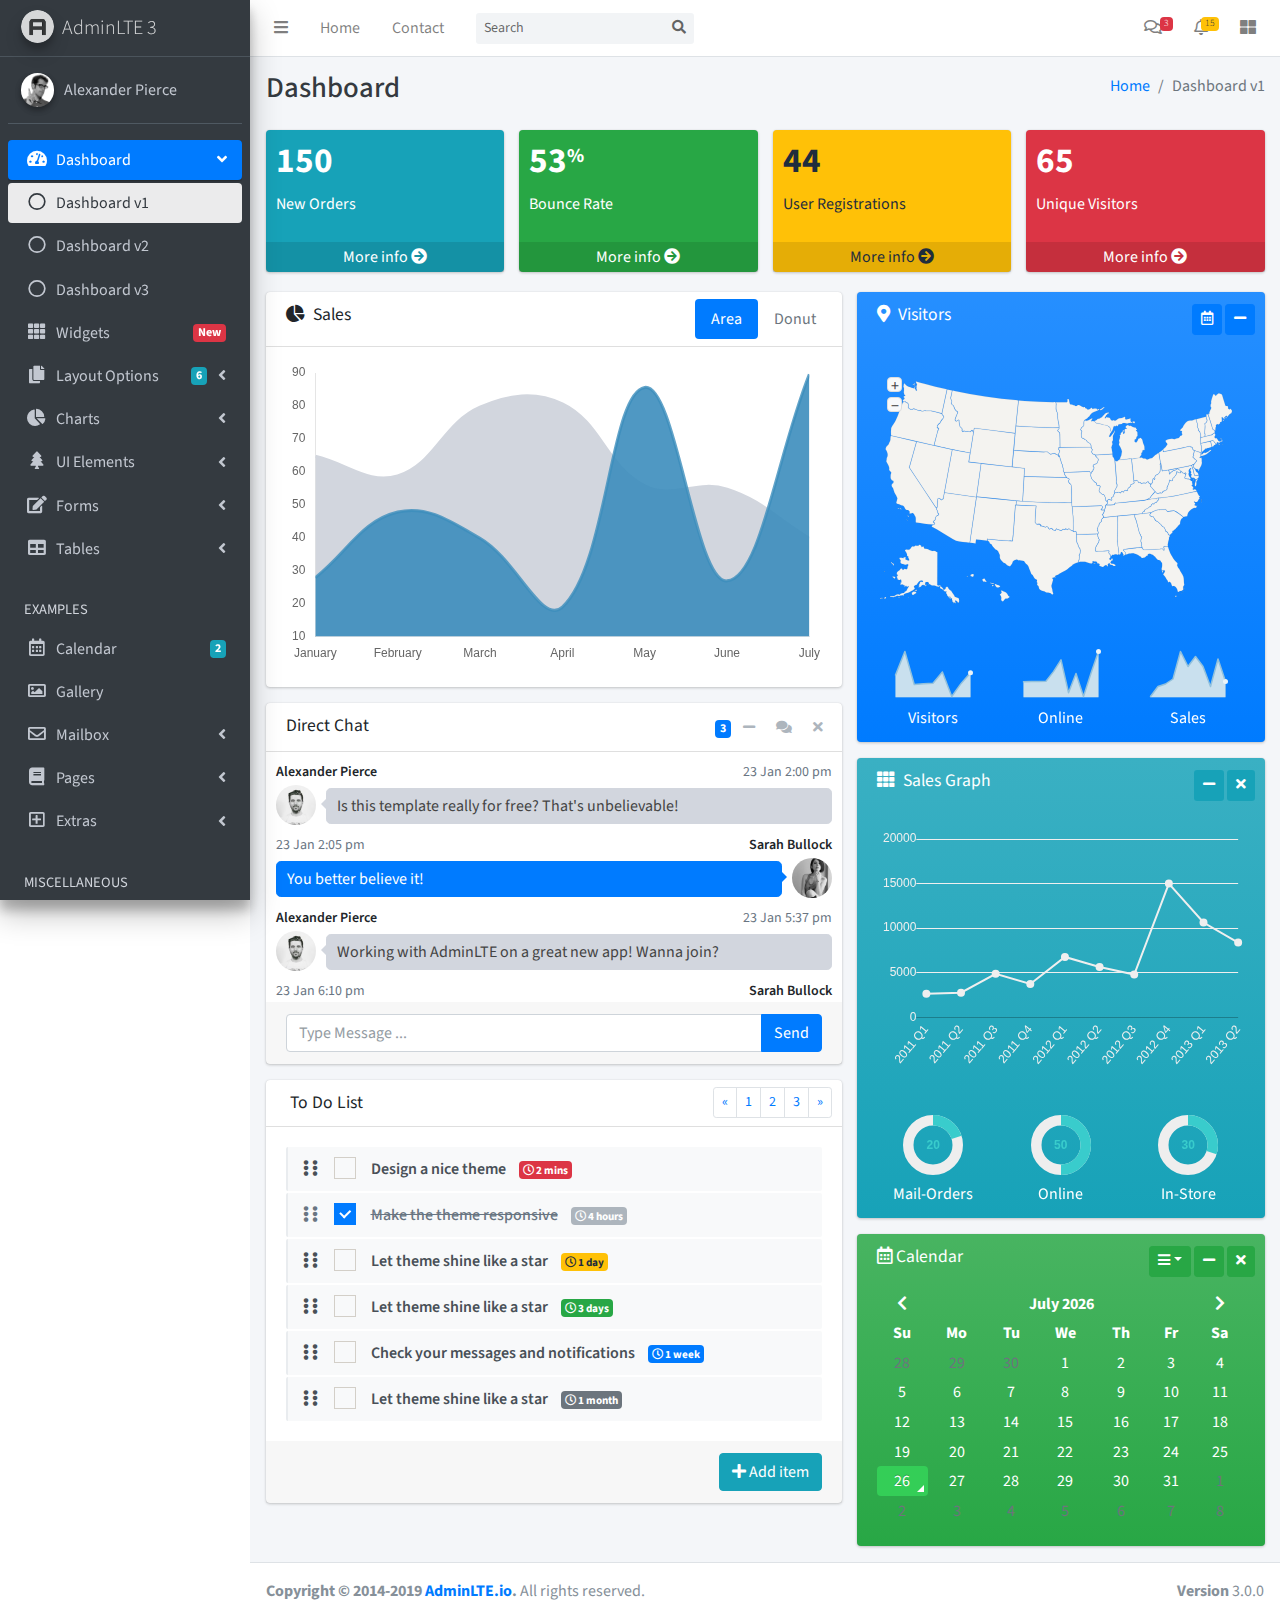
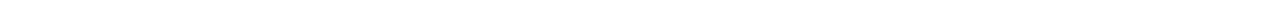
<file: assets/sb admin/index.html>
<!DOCTYPE html>
<html>
<head>
  <meta charset="utf-8">
  <meta http-equiv="X-UA-Compatible" content="IE=edge">
  <title>AdminLTE 3 | Dashboard</title>
  <!-- Tell the browser to be responsive to screen width -->
  <meta name="viewport" content="width=device-width, initial-scale=1">
  <!-- Font Awesome -->
  <link rel="stylesheet" href="plugins/fontawesome-free/css/all.min.css">
  <!-- Ionicons -->
  <link rel="stylesheet" href="https://code.ionicframework.com/ionicons/2.0.1/css/ionicons.min.css">
  <!-- Tempusdominus Bbootstrap 4 -->
  <link rel="stylesheet" href="plugins/tempusdominus-bootstrap-4/css/tempusdominus-bootstrap-4.min.css">
  <!-- iCheck -->
  <link rel="stylesheet" href="plugins/icheck-bootstrap/icheck-bootstrap.min.css">
  <!-- JQVMap -->
  <link rel="stylesheet" href="plugins/jqvmap/jqvmap.min.css">
  <!-- Theme style -->
  <link rel="stylesheet" href="dist/css/adminlte.min.css">
  <!-- overlayScrollbars -->
  <link rel="stylesheet" href="plugins/overlayScrollbars/css/OverlayScrollbars.min.css">
  <!-- Daterange picker -->
  <link rel="stylesheet" href="plugins/daterangepicker/daterangepicker.css">
  <!-- summernote -->
  <link rel="stylesheet" href="plugins/summernote/summernote-bs4.css">
  <!-- Google Font: Source Sans Pro -->
  <link href="https://fonts.googleapis.com/css?family=Source+Sans+Pro:300,400,400i,700" rel="stylesheet">
</head>
<body class="hold-transition sidebar-mini layout-fixed">
<div class="wrapper">

  <!-- Navbar -->
  <nav class="main-header navbar navbar-expand navbar-white navbar-light">
    <!-- Left navbar links -->
    <ul class="navbar-nav">
      <li class="nav-item">
        <a class="nav-link" data-widget="pushmenu" href="#"><i class="fas fa-bars"></i></a>
      </li>
      <li class="nav-item d-none d-sm-inline-block">
        <a href="index3.html" class="nav-link">Home</a>
      </li>
      <li class="nav-item d-none d-sm-inline-block">
        <a href="#" class="nav-link">Contact</a>
      </li>
    </ul>

    <!-- SEARCH FORM -->
    <form class="form-inline ml-3">
      <div class="input-group input-group-sm">
        <input class="form-control form-control-navbar" type="search" placeholder="Search" aria-label="Search">
        <div class="input-group-append">
          <button class="btn btn-navbar" type="submit">
            <i class="fas fa-search"></i>
          </button>
        </div>
      </div>
    </form>

    <!-- Right navbar links -->
    <ul class="navbar-nav ml-auto">
      <!-- Messages Dropdown Menu -->
      <li class="nav-item dropdown">
        <a class="nav-link" data-toggle="dropdown" href="#">
          <i class="far fa-comments"></i>
          <span class="badge badge-danger navbar-badge">3</span>
        </a>
        <div class="dropdown-menu dropdown-menu-lg dropdown-menu-right">
          <a href="#" class="dropdown-item">
            <!-- Message Start -->
            <div class="media">
              <img src="dist/img/user1-128x128.jpg" alt="User Avatar" class="img-size-50 mr-3 img-circle">
              <div class="media-body">
                <h3 class="dropdown-item-title">
                  Brad Diesel
                  <span class="float-right text-sm text-danger"><i class="fas fa-star"></i></span>
                </h3>
                <p class="text-sm">Call me whenever you can...</p>
                <p class="text-sm text-muted"><i class="far fa-clock mr-1"></i> 4 Hours Ago</p>
              </div>
            </div>
            <!-- Message End -->
          </a>
          <div class="dropdown-divider"></div>
          <a href="#" class="dropdown-item">
            <!-- Message Start -->
            <div class="media">
              <img src="dist/img/user8-128x128.jpg" alt="User Avatar" class="img-size-50 img-circle mr-3">
              <div class="media-body">
                <h3 class="dropdown-item-title">
                  John Pierce
                  <span class="float-right text-sm text-muted"><i class="fas fa-star"></i></span>
                </h3>
                <p class="text-sm">I got your message bro</p>
                <p class="text-sm text-muted"><i class="far fa-clock mr-1"></i> 4 Hours Ago</p>
              </div>
            </div>
            <!-- Message End -->
          </a>
          <div class="dropdown-divider"></div>
          <a href="#" class="dropdown-item">
            <!-- Message Start -->
            <div class="media">
              <img src="dist/img/user3-128x128.jpg" alt="User Avatar" class="img-size-50 img-circle mr-3">
              <div class="media-body">
                <h3 class="dropdown-item-title">
                  Nora Silvester
                  <span class="float-right text-sm text-warning"><i class="fas fa-star"></i></span>
                </h3>
                <p class="text-sm">The subject goes here</p>
                <p class="text-sm text-muted"><i class="far fa-clock mr-1"></i> 4 Hours Ago</p>
              </div>
            </div>
            <!-- Message End -->
          </a>
          <div class="dropdown-divider"></div>
          <a href="#" class="dropdown-item dropdown-footer">See All Messages</a>
        </div>
      </li>
      <!-- Notifications Dropdown Menu -->
      <li class="nav-item dropdown">
        <a class="nav-link" data-toggle="dropdown" href="#">
          <i class="far fa-bell"></i>
          <span class="badge badge-warning navbar-badge">15</span>
        </a>
        <div class="dropdown-menu dropdown-menu-lg dropdown-menu-right">
          <span class="dropdown-item dropdown-header">15 Notifications</span>
          <div class="dropdown-divider"></div>
          <a href="#" class="dropdown-item">
            <i class="fas fa-envelope mr-2"></i> 4 new messages
            <span class="float-right text-muted text-sm">3 mins</span>
          </a>
          <div class="dropdown-divider"></div>
          <a href="#" class="dropdown-item">
            <i class="fas fa-users mr-2"></i> 8 friend requests
            <span class="float-right text-muted text-sm">12 hours</span>
          </a>
          <div class="dropdown-divider"></div>
          <a href="#" class="dropdown-item">
            <i class="fas fa-file mr-2"></i> 3 new reports
            <span class="float-right text-muted text-sm">2 days</span>
          </a>
          <div class="dropdown-divider"></div>
          <a href="#" class="dropdown-item dropdown-footer">See All Notifications</a>
        </div>
      </li>
      <li class="nav-item">
        <a class="nav-link" data-widget="control-sidebar" data-slide="true" href="#">
          <i class="fas fa-th-large"></i>
        </a>
      </li>
    </ul>
  </nav>
  <!-- /.navbar -->

  <!-- Main Sidebar Container -->
  <aside class="main-sidebar sidebar-dark-primary elevation-4">
    <!-- Brand Logo -->
    <a href="index3.html" class="brand-link">
      <img src="dist/img/AdminLTELogo.png" alt="AdminLTE Logo" class="brand-image img-circle elevation-3"
           style="opacity: .8">
      <span class="brand-text font-weight-light">AdminLTE 3</span>
    </a>

    <!-- Sidebar -->
    <div class="sidebar">
      <!-- Sidebar user panel (optional) -->
      <div class="user-panel mt-3 pb-3 mb-3 d-flex">
        <div class="image">
          <img src="dist/img/user2-160x160.jpg" class="img-circle elevation-2" alt="User Image">
        </div>
        <div class="info">
          <a href="#" class="d-block">Alexander Pierce</a>
        </div>
      </div>

      <!-- Sidebar Menu -->
      <nav class="mt-2">
        <ul class="nav nav-pills nav-sidebar flex-column" data-widget="treeview" role="menu" data-accordion="false">
          <!-- Add icons to the links using the .nav-icon class
               with font-awesome or any other icon font library -->
          <li class="nav-item has-treeview menu-open">
            <a href="#" class="nav-link active">
              <i class="nav-icon fas fa-tachometer-alt"></i>
              <p>
                Dashboard
                <i class="right fas fa-angle-left"></i>
              </p>
            </a>
            <ul class="nav nav-treeview">
              <li class="nav-item">
                <a href="./index.html" class="nav-link active">
                  <i class="far fa-circle nav-icon"></i>
                  <p>Dashboard v1</p>
                </a>
              </li>
              <li class="nav-item">
                <a href="./index2.html" class="nav-link">
                  <i class="far fa-circle nav-icon"></i>
                  <p>Dashboard v2</p>
                </a>
              </li>
              <li class="nav-item">
                <a href="./index3.html" class="nav-link">
                  <i class="far fa-circle nav-icon"></i>
                  <p>Dashboard v3</p>
                </a>
              </li>
            </ul>
          </li>
          <li class="nav-item">
            <a href="pages/widgets.html" class="nav-link">
              <i class="nav-icon fas fa-th"></i>
              <p>
                Widgets
                <span class="right badge badge-danger">New</span>
              </p>
            </a>
          </li>
          <li class="nav-item has-treeview">
            <a href="#" class="nav-link">
              <i class="nav-icon fas fa-copy"></i>
              <p>
                Layout Options
                <i class="fas fa-angle-left right"></i>
                <span class="badge badge-info right">6</span>
              </p>
            </a>
            <ul class="nav nav-treeview">
              <li class="nav-item">
                <a href="pages/layout/top-nav.html" class="nav-link">
                  <i class="far fa-circle nav-icon"></i>
                  <p>Top Navigation</p>
                </a>
              </li>
              <li class="nav-item">
                <a href="pages/layout/boxed.html" class="nav-link">
                  <i class="far fa-circle nav-icon"></i>
                  <p>Boxed</p>
                </a>
              </li>
              <li class="nav-item">
                <a href="pages/layout/fixed-sidebar.html" class="nav-link">
                  <i class="far fa-circle nav-icon"></i>
                  <p>Fixed Sidebar</p>
                </a>
              </li>
              <li class="nav-item">
                <a href="pages/layout/fixed-topnav.html" class="nav-link">
                  <i class="far fa-circle nav-icon"></i>
                  <p>Fixed Navbar</p>
                </a>
              </li>
              <li class="nav-item">
                <a href="pages/layout/fixed-footer.html" class="nav-link">
                  <i class="far fa-circle nav-icon"></i>
                  <p>Fixed Footer</p>
                </a>
              </li>
              <li class="nav-item">
                <a href="pages/layout/collapsed-sidebar.html" class="nav-link">
                  <i class="far fa-circle nav-icon"></i>
                  <p>Collapsed Sidebar</p>
                </a>
              </li>
            </ul>
          </li>
          <li class="nav-item has-treeview">
            <a href="#" class="nav-link">
              <i class="nav-icon fas fa-chart-pie"></i>
              <p>
                Charts
                <i class="right fas fa-angle-left"></i>
              </p>
            </a>
            <ul class="nav nav-treeview">
              <li class="nav-item">
                <a href="pages/charts/chartjs.html" class="nav-link">
                  <i class="far fa-circle nav-icon"></i>
                  <p>ChartJS</p>
                </a>
              </li>
              <li class="nav-item">
                <a href="pages/charts/flot.html" class="nav-link">
                  <i class="far fa-circle nav-icon"></i>
                  <p>Flot</p>
                </a>
              </li>
              <li class="nav-item">
                <a href="pages/charts/inline.html" class="nav-link">
                  <i class="far fa-circle nav-icon"></i>
                  <p>Inline</p>
                </a>
              </li>
            </ul>
          </li>
          <li class="nav-item has-treeview">
            <a href="#" class="nav-link">
              <i class="nav-icon fas fa-tree"></i>
              <p>
                UI Elements
                <i class="fas fa-angle-left right"></i>
              </p>
            </a>
            <ul class="nav nav-treeview">
              <li class="nav-item">
                <a href="pages/UI/general.html" class="nav-link">
                  <i class="far fa-circle nav-icon"></i>
                  <p>General</p>
                </a>
              </li>
              <li class="nav-item">
                <a href="pages/UI/icons.html" class="nav-link">
                  <i class="far fa-circle nav-icon"></i>
                  <p>Icons</p>
                </a>
              </li>
              <li class="nav-item">
                <a href="pages/UI/buttons.html" class="nav-link">
                  <i class="far fa-circle nav-icon"></i>
                  <p>Buttons</p>
                </a>
              </li>
              <li class="nav-item">
                <a href="pages/UI/sliders.html" class="nav-link">
                  <i class="far fa-circle nav-icon"></i>
                  <p>Sliders</p>
                </a>
              </li>
              <li class="nav-item">
                <a href="pages/UI/modals.html" class="nav-link">
                  <i class="far fa-circle nav-icon"></i>
                  <p>Modals & Alerts</p>
                </a>
              </li>
              <li class="nav-item">
                <a href="pages/UI/navbar.html" class="nav-link">
                  <i class="far fa-circle nav-icon"></i>
                  <p>Navbar & Tabs</p>
                </a>
              </li>
              <li class="nav-item">
                <a href="pages/UI/timeline.html" class="nav-link">
                  <i class="far fa-circle nav-icon"></i>
                  <p>Timeline</p>
                </a>
              </li>
              <li class="nav-item">
                <a href="pages/UI/ribbons.html" class="nav-link">
                  <i class="far fa-circle nav-icon"></i>
                  <p>Ribbons</p>
                </a>
              </li>
            </ul>
          </li>
          <li class="nav-item has-treeview">
            <a href="#" class="nav-link">
              <i class="nav-icon fas fa-edit"></i>
              <p>
                Forms
                <i class="fas fa-angle-left right"></i>
              </p>
            </a>
            <ul class="nav nav-treeview">
              <li class="nav-item">
                <a href="pages/forms/general.html" class="nav-link">
                  <i class="far fa-circle nav-icon"></i>
                  <p>General Elements</p>
                </a>
              </li>
              <li class="nav-item">
                <a href="pages/forms/advanced.html" class="nav-link">
                  <i class="far fa-circle nav-icon"></i>
                  <p>Advanced Elements</p>
                </a>
              </li>
              <li class="nav-item">
                <a href="pages/forms/editors.html" class="nav-link">
                  <i class="far fa-circle nav-icon"></i>
                  <p>Editors</p>
                </a>
              </li>
            </ul>
          </li>
          <li class="nav-item has-treeview">
            <a href="#" class="nav-link">
              <i class="nav-icon fas fa-table"></i>
              <p>
                Tables
                <i class="fas fa-angle-left right"></i>
              </p>
            </a>
            <ul class="nav nav-treeview">
              <li class="nav-item">
                <a href="pages/tables/simple.html" class="nav-link">
                  <i class="far fa-circle nav-icon"></i>
                  <p>Simple Tables</p>
                </a>
              </li>
              <li class="nav-item">
                <a href="pages/tables/data.html" class="nav-link">
                  <i class="far fa-circle nav-icon"></i>
                  <p>DataTables</p>
                </a>
              </li>
              <li class="nav-item">
                <a href="pages/tables/jsgrid.html" class="nav-link">
                  <i class="far fa-circle nav-icon"></i>
                  <p>jsGrid</p>
                </a>
              </li>
            </ul>
          </li>
          <li class="nav-header">EXAMPLES</li>
          <li class="nav-item">
            <a href="pages/calendar.html" class="nav-link">
              <i class="nav-icon far fa-calendar-alt"></i>
              <p>
                Calendar
                <span class="badge badge-info right">2</span>
              </p>
            </a>
          </li>
          <li class="nav-item">
            <a href="pages/gallery.html" class="nav-link">
              <i class="nav-icon far fa-image"></i>
              <p>
                Gallery
              </p>
            </a>
          </li>
          <li class="nav-item has-treeview">
            <a href="#" class="nav-link">
              <i class="nav-icon far fa-envelope"></i>
              <p>
                Mailbox
                <i class="fas fa-angle-left right"></i>
              </p>
            </a>
            <ul class="nav nav-treeview">
              <li class="nav-item">
                <a href="pages/mailbox/mailbox.html" class="nav-link">
                  <i class="far fa-circle nav-icon"></i>
                  <p>Inbox</p>
                </a>
              </li>
              <li class="nav-item">
                <a href="pages/mailbox/compose.html" class="nav-link">
                  <i class="far fa-circle nav-icon"></i>
                  <p>Compose</p>
                </a>
              </li>
              <li class="nav-item">
                <a href="pages/mailbox/read-mail.html" class="nav-link">
                  <i class="far fa-circle nav-icon"></i>
                  <p>Read</p>
                </a>
              </li>
            </ul>
          </li>
          <li class="nav-item has-treeview">
            <a href="#" class="nav-link">
              <i class="nav-icon fas fa-book"></i>
              <p>
                Pages
                <i class="fas fa-angle-left right"></i>
              </p>
            </a>
            <ul class="nav nav-treeview">
              <li class="nav-item">
                <a href="pages/examples/invoice.html" class="nav-link">
                  <i class="far fa-circle nav-icon"></i>
                  <p>Invoice</p>
                </a>
              </li>
              <li class="nav-item">
                <a href="pages/examples/profile.html" class="nav-link">
                  <i class="far fa-circle nav-icon"></i>
                  <p>Profile</p>
                </a>
              </li>
              <li class="nav-item">
                <a href="pages/examples/e_commerce.html" class="nav-link">
                  <i class="far fa-circle nav-icon"></i>
                  <p>E-commerce</p>
                </a>
              </li>
              <li class="nav-item">
                <a href="pages/examples/projects.html" class="nav-link">
                  <i class="far fa-circle nav-icon"></i>
                  <p>Projects</p>
                </a>
              </li>
              <li class="nav-item">
                <a href="pages/examples/project_add.html" class="nav-link">
                  <i class="far fa-circle nav-icon"></i>
                  <p>Project Add</p>
                </a>
              </li>
              <li class="nav-item">
                <a href="pages/examples/project_edit.html" class="nav-link">
                  <i class="far fa-circle nav-icon"></i>
                  <p>Project Edit</p>
                </a>
              </li>
              <li class="nav-item">
                <a href="pages/examples/project_detail.html" class="nav-link">
                  <i class="far fa-circle nav-icon"></i>
                  <p>Project Detail</p>
                </a>
              </li>
              <li class="nav-item">
                <a href="pages/examples/contacts.html" class="nav-link">
                  <i class="far fa-circle nav-icon"></i>
                  <p>Contacts</p>
                </a>
              </li>
            </ul>
          </li>
          <li class="nav-item has-treeview">
            <a href="#" class="nav-link">
              <i class="nav-icon far fa-plus-square"></i>
              <p>
                Extras
                <i class="fas fa-angle-left right"></i>
              </p>
            </a>
            <ul class="nav nav-treeview">
              <li class="nav-item">
                <a href="pages/examples/login.html" class="nav-link">
                  <i class="far fa-circle nav-icon"></i>
                  <p>Login</p>
                </a>
              </li>
              <li class="nav-item">
                <a href="pages/examples/register.html" class="nav-link">
                  <i class="far fa-circle nav-icon"></i>
                  <p>Register</p>
                </a>
              </li>
              <li class="nav-item">
                <a href="pages/examples/forgot-password.html" class="nav-link">
                  <i class="far fa-circle nav-icon"></i>
                  <p>Forgot Password</p>
                </a>
              </li>
              <li class="nav-item">
                <a href="pages/examples/recover-password.html" class="nav-link">
                  <i class="far fa-circle nav-icon"></i>
                  <p>Recover Password</p>
                </a>
              </li>
              <li class="nav-item">
                <a href="pages/examples/lockscreen.html" class="nav-link">
                  <i class="far fa-circle nav-icon"></i>
                  <p>Lockscreen</p>
                </a>
              </li>
              <li class="nav-item">
                <a href="pages/examples/legacy-user-menu.html" class="nav-link">
                  <i class="far fa-circle nav-icon"></i>
                  <p>Legacy User Menu</p>
                </a>
              </li>
              <li class="nav-item">
                <a href="pages/examples/language-menu.html" class="nav-link">
                  <i class="far fa-circle nav-icon"></i>
                  <p>Language Menu</p>
                </a>
              </li>
              <li class="nav-item">
                <a href="pages/examples/404.html" class="nav-link">
                  <i class="far fa-circle nav-icon"></i>
                  <p>Error 404</p>
                </a>
              </li>
              <li class="nav-item">
                <a href="pages/examples/500.html" class="nav-link">
                  <i class="far fa-circle nav-icon"></i>
                  <p>Error 500</p>
                </a>
              </li>
              <li class="nav-item">
                <a href="pages/examples/pace.html" class="nav-link">
                  <i class="far fa-circle nav-icon"></i>
                  <p>Pace</p>
                </a>
              </li>
              <li class="nav-item">
                <a href="pages/examples/blank.html" class="nav-link">
                  <i class="far fa-circle nav-icon"></i>
                  <p>Blank Page</p>
                </a>
              </li>
              <li class="nav-item">
                <a href="starter.html" class="nav-link">
                  <i class="far fa-circle nav-icon"></i>
                  <p>Starter Page</p>
                </a>
              </li>
            </ul>
          </li>
          <li class="nav-header">MISCELLANEOUS</li>
          <li class="nav-item">
            <a href="https://adminlte.io/docs/3.0" class="nav-link">
              <i class="nav-icon fas fa-file"></i>
              <p>Documentation</p>
            </a>
          </li>
          <li class="nav-header">MULTI LEVEL EXAMPLE</li>
          <li class="nav-item">
            <a href="#" class="nav-link">
              <i class="fas fa-circle nav-icon"></i>
              <p>Level 1</p>
            </a>
          </li>
          <li class="nav-item has-treeview">
            <a href="#" class="nav-link">
              <i class="nav-icon fas fa-circle"></i>
              <p>
                Level 1
                <i class="right fas fa-angle-left"></i>
              </p>
            </a>
            <ul class="nav nav-treeview">
              <li class="nav-item">
                <a href="#" class="nav-link">
                  <i class="far fa-circle nav-icon"></i>
                  <p>Level 2</p>
                </a>
              </li>
              <li class="nav-item has-treeview">
                <a href="#" class="nav-link">
                  <i class="far fa-circle nav-icon"></i>
                  <p>
                    Level 2
                    <i class="right fas fa-angle-left"></i>
                  </p>
                </a>
                <ul class="nav nav-treeview">
                  <li class="nav-item">
                    <a href="#" class="nav-link">
                      <i class="far fa-dot-circle nav-icon"></i>
                      <p>Level 3</p>
                    </a>
                  </li>
                  <li class="nav-item">
                    <a href="#" class="nav-link">
                      <i class="far fa-dot-circle nav-icon"></i>
                      <p>Level 3</p>
                    </a>
                  </li>
                  <li class="nav-item">
                    <a href="#" class="nav-link">
                      <i class="far fa-dot-circle nav-icon"></i>
                      <p>Level 3</p>
                    </a>
                  </li>
                </ul>
              </li>
              <li class="nav-item">
                <a href="#" class="nav-link">
                  <i class="far fa-circle nav-icon"></i>
                  <p>Level 2</p>
                </a>
              </li>
            </ul>
          </li>
          <li class="nav-item">
            <a href="#" class="nav-link">
              <i class="fas fa-circle nav-icon"></i>
              <p>Level 1</p>
            </a>
          </li>
          <li class="nav-header">LABELS</li>
          <li class="nav-item">
            <a href="#" class="nav-link">
              <i class="nav-icon far fa-circle text-danger"></i>
              <p class="text">Important</p>
            </a>
          </li>
          <li class="nav-item">
            <a href="#" class="nav-link">
              <i class="nav-icon far fa-circle text-warning"></i>
              <p>Warning</p>
            </a>
          </li>
          <li class="nav-item">
            <a href="#" class="nav-link">
              <i class="nav-icon far fa-circle text-info"></i>
              <p>Informational</p>
            </a>
          </li>
        </ul>
      </nav>
      <!-- /.sidebar-menu -->
    </div>
    <!-- /.sidebar -->
  </aside>

  <!-- Content Wrapper. Contains page content -->
  <div class="content-wrapper">
    <!-- Content Header (Page header) -->
    <div class="content-header">
      <div class="container-fluid">
        <div class="row mb-2">
          <div class="col-sm-6">
            <h1 class="m-0 text-dark">Dashboard</h1>
          </div><!-- /.col -->
          <div class="col-sm-6">
            <ol class="breadcrumb float-sm-right">
              <li class="breadcrumb-item"><a href="#">Home</a></li>
              <li class="breadcrumb-item active">Dashboard v1</li>
            </ol>
          </div><!-- /.col -->
        </div><!-- /.row -->
      </div><!-- /.container-fluid -->
    </div>
    <!-- /.content-header -->

    <!-- Main content -->
    <section class="content">
      <div class="container-fluid">
        <!-- Small boxes (Stat box) -->
        <div class="row">
          <div class="col-lg-3 col-6">
            <!-- small box -->
            <div class="small-box bg-info">
              <div class="inner">
                <h3>150</h3>

                <p>New Orders</p>
              </div>
              <div class="icon">
                <i class="ion ion-bag"></i>
              </div>
              <a href="#" class="small-box-footer">More info <i class="fas fa-arrow-circle-right"></i></a>
            </div>
          </div>
          <!-- ./col -->
          <div class="col-lg-3 col-6">
            <!-- small box -->
            <div class="small-box bg-success">
              <div class="inner">
                <h3>53<sup style="font-size: 20px">%</sup></h3>

                <p>Bounce Rate</p>
              </div>
              <div class="icon">
                <i class="ion ion-stats-bars"></i>
              </div>
              <a href="#" class="small-box-footer">More info <i class="fas fa-arrow-circle-right"></i></a>
            </div>
          </div>
          <!-- ./col -->
          <div class="col-lg-3 col-6">
            <!-- small box -->
            <div class="small-box bg-warning">
              <div class="inner">
                <h3>44</h3>

                <p>User Registrations</p>
              </div>
              <div class="icon">
                <i class="ion ion-person-add"></i>
              </div>
              <a href="#" class="small-box-footer">More info <i class="fas fa-arrow-circle-right"></i></a>
            </div>
          </div>
          <!-- ./col -->
          <div class="col-lg-3 col-6">
            <!-- small box -->
            <div class="small-box bg-danger">
              <div class="inner">
                <h3>65</h3>

                <p>Unique Visitors</p>
              </div>
              <div class="icon">
                <i class="ion ion-pie-graph"></i>
              </div>
              <a href="#" class="small-box-footer">More info <i class="fas fa-arrow-circle-right"></i></a>
            </div>
          </div>
          <!-- ./col -->
        </div>
        <!-- /.row -->
        <!-- Main row -->
        <div class="row">
          <!-- Left col -->
          <section class="col-lg-7 connectedSortable">
            <!-- Custom tabs (Charts with tabs)-->
            <div class="card">
              <div class="card-header">
                <h3 class="card-title">
                  <i class="fas fa-chart-pie mr-1"></i>
                  Sales
                </h3>
                <div class="card-tools">
                  <ul class="nav nav-pills ml-auto">
                    <li class="nav-item">
                      <a class="nav-link active" href="#revenue-chart" data-toggle="tab">Area</a>
                    </li>
                    <li class="nav-item">
                      <a class="nav-link" href="#sales-chart" data-toggle="tab">Donut</a>
                    </li>
                  </ul>
                </div>
              </div><!-- /.card-header -->
              <div class="card-body">
                <div class="tab-content p-0">
                  <!-- Morris chart - Sales -->
                  <div class="chart tab-pane active" id="revenue-chart"
                       style="position: relative; height: 300px;">
                      <canvas id="revenue-chart-canvas" height="300" style="height: 300px;"></canvas>                         
                   </div>
                  <div class="chart tab-pane" id="sales-chart" style="position: relative; height: 300px;">
                    <canvas id="sales-chart-canvas" height="300" style="height: 300px;"></canvas>                         
                  </div>  
                </div>
              </div><!-- /.card-body -->
            </div>
            <!-- /.card -->

            <!-- DIRECT CHAT -->
            <div class="card direct-chat direct-chat-primary">
              <div class="card-header">
                <h3 class="card-title">Direct Chat</h3>

                <div class="card-tools">
                  <span data-toggle="tooltip" title="3 New Messages" class="badge badge-primary">3</span>
                  <button type="button" class="btn btn-tool" data-card-widget="collapse">
                    <i class="fas fa-minus"></i>
                  </button>
                  <button type="button" class="btn btn-tool" data-toggle="tooltip" title="Contacts"
                          data-widget="chat-pane-toggle">
                    <i class="fas fa-comments"></i>
                  </button>
                  <button type="button" class="btn btn-tool" data-card-widget="remove"><i class="fas fa-times"></i>
                  </button>
                </div>
              </div>
              <!-- /.card-header -->
              <div class="card-body">
                <!-- Conversations are loaded here -->
                <div class="direct-chat-messages">
                  <!-- Message. Default to the left -->
                  <div class="direct-chat-msg">
                    <div class="direct-chat-infos clearfix">
                      <span class="direct-chat-name float-left">Alexander Pierce</span>
                      <span class="direct-chat-timestamp float-right">23 Jan 2:00 pm</span>
                    </div>
                    <!-- /.direct-chat-infos -->
                    <img class="direct-chat-img" src="dist/img/user1-128x128.jpg" alt="message user image">
                    <!-- /.direct-chat-img -->
                    <div class="direct-chat-text">
                      Is this template really for free? That's unbelievable!
                    </div>
                    <!-- /.direct-chat-text -->
                  </div>
                  <!-- /.direct-chat-msg -->

                  <!-- Message to the right -->
                  <div class="direct-chat-msg right">
                    <div class="direct-chat-infos clearfix">
                      <span class="direct-chat-name float-right">Sarah Bullock</span>
                      <span class="direct-chat-timestamp float-left">23 Jan 2:05 pm</span>
                    </div>
                    <!-- /.direct-chat-infos -->
                    <img class="direct-chat-img" src="dist/img/user3-128x128.jpg" alt="message user image">
                    <!-- /.direct-chat-img -->
                    <div class="direct-chat-text">
                      You better believe it!
                    </div>
                    <!-- /.direct-chat-text -->
                  </div>
                  <!-- /.direct-chat-msg -->

                  <!-- Message. Default to the left -->
                  <div class="direct-chat-msg">
                    <div class="direct-chat-infos clearfix">
                      <span class="direct-chat-name float-left">Alexander Pierce</span>
                      <span class="direct-chat-timestamp float-right">23 Jan 5:37 pm</span>
                    </div>
                    <!-- /.direct-chat-infos -->
                    <img class="direct-chat-img" src="dist/img/user1-128x128.jpg" alt="message user image">
                    <!-- /.direct-chat-img -->
                    <div class="direct-chat-text">
                      Working with AdminLTE on a great new app! Wanna join?
                    </div>
                    <!-- /.direct-chat-text -->
                  </div>
                  <!-- /.direct-chat-msg -->

                  <!-- Message to the right -->
                  <div class="direct-chat-msg right">
                    <div class="direct-chat-infos clearfix">
                      <span class="direct-chat-name float-right">Sarah Bullock</span>
                      <span class="direct-chat-timestamp float-left">23 Jan 6:10 pm</span>
                    </div>
                    <!-- /.direct-chat-infos -->
                    <img class="direct-chat-img" src="dist/img/user3-128x128.jpg" alt="message user image">
                    <!-- /.direct-chat-img -->
                    <div class="direct-chat-text">
                      I would love to.
                    </div>
                    <!-- /.direct-chat-text -->
                  </div>
                  <!-- /.direct-chat-msg -->

                </div>
                <!--/.direct-chat-messages-->

                <!-- Contacts are loaded here -->
                <div class="direct-chat-contacts">
                  <ul class="contacts-list">
                    <li>
                      <a href="#">
                        <img class="contacts-list-img" src="dist/img/user1-128x128.jpg">

                        <div class="contacts-list-info">
                          <span class="contacts-list-name">
                            Count Dracula
                            <small class="contacts-list-date float-right">2/28/2015</small>
                          </span>
                          <span class="contacts-list-msg">How have you been? I was...</span>
                        </div>
                        <!-- /.contacts-list-info -->
                      </a>
                    </li>
                    <!-- End Contact Item -->
                    <li>
                      <a href="#">
                        <img class="contacts-list-img" src="dist/img/user7-128x128.jpg">

                        <div class="contacts-list-info">
                          <span class="contacts-list-name">
                            Sarah Doe
                            <small class="contacts-list-date float-right">2/23/2015</small>
                          </span>
                          <span class="contacts-list-msg">I will be waiting for...</span>
                        </div>
                        <!-- /.contacts-list-info -->
                      </a>
                    </li>
                    <!-- End Contact Item -->
                    <li>
                      <a href="#">
                        <img class="contacts-list-img" src="dist/img/user3-128x128.jpg">

                        <div class="contacts-list-info">
                          <span class="contacts-list-name">
                            Nadia Jolie
                            <small class="contacts-list-date float-right">2/20/2015</small>
                          </span>
                          <span class="contacts-list-msg">I'll call you back at...</span>
                        </div>
                        <!-- /.contacts-list-info -->
                      </a>
                    </li>
                    <!-- End Contact Item -->
                    <li>
                      <a href="#">
                        <img class="contacts-list-img" src="dist/img/user5-128x128.jpg">

                        <div class="contacts-list-info">
                          <span class="contacts-list-name">
                            Nora S. Vans
                            <small class="contacts-list-date float-right">2/10/2015</small>
                          </span>
                          <span class="contacts-list-msg">Where is your new...</span>
                        </div>
                        <!-- /.contacts-list-info -->
                      </a>
                    </li>
                    <!-- End Contact Item -->
                    <li>
                      <a href="#">
                        <img class="contacts-list-img" src="dist/img/user6-128x128.jpg">

                        <div class="contacts-list-info">
                          <span class="contacts-list-name">
                            John K.
                            <small class="contacts-list-date float-right">1/27/2015</small>
                          </span>
                          <span class="contacts-list-msg">Can I take a look at...</span>
                        </div>
                        <!-- /.contacts-list-info -->
                      </a>
                    </li>
                    <!-- End Contact Item -->
                    <li>
                      <a href="#">
                        <img class="contacts-list-img" src="dist/img/user8-128x128.jpg">

                        <div class="contacts-list-info">
                          <span class="contacts-list-name">
                            Kenneth M.
                            <small class="contacts-list-date float-right">1/4/2015</small>
                          </span>
                          <span class="contacts-list-msg">Never mind I found...</span>
                        </div>
                        <!-- /.contacts-list-info -->
                      </a>
                    </li>
                    <!-- End Contact Item -->
                  </ul>
                  <!-- /.contacts-list -->
                </div>
                <!-- /.direct-chat-pane -->
              </div>
              <!-- /.card-body -->
              <div class="card-footer">
                <form action="#" method="post">
                  <div class="input-group">
                    <input type="text" name="message" placeholder="Type Message ..." class="form-control">
                    <span class="input-group-append">
                      <button type="button" class="btn btn-primary">Send</button>
                    </span>
                  </div>
                </form>
              </div>
              <!-- /.card-footer-->
            </div>
            <!--/.direct-chat -->

            <!-- TO DO List -->
            <div class="card">
              <div class="card-header">
                <h3 class="card-title">
                  <i class="ion ion-clipboard mr-1"></i>
                  To Do List
                </h3>

                <div class="card-tools">
                  <ul class="pagination pagination-sm">
                    <li class="page-item"><a href="#" class="page-link">&laquo;</a></li>
                    <li class="page-item"><a href="#" class="page-link">1</a></li>
                    <li class="page-item"><a href="#" class="page-link">2</a></li>
                    <li class="page-item"><a href="#" class="page-link">3</a></li>
                    <li class="page-item"><a href="#" class="page-link">&raquo;</a></li>
                  </ul>
                </div>
              </div>
              <!-- /.card-header -->
              <div class="card-body">
                <ul class="todo-list" data-widget="todo-list">
                  <li>
                    <!-- drag handle -->
                    <span class="handle">
                      <i class="fas fa-ellipsis-v"></i>
                      <i class="fas fa-ellipsis-v"></i>
                    </span>
                    <!-- checkbox -->
                    <div  class="icheck-primary d-inline ml-2">
                      <input type="checkbox" value="" name="todo1" id="todoCheck1">
                      <label for="todoCheck1"></label>
                    </div>
                    <!-- todo text -->
                    <span class="text">Design a nice theme</span>
                    <!-- Emphasis label -->
                    <small class="badge badge-danger"><i class="far fa-clock"></i> 2 mins</small>
                    <!-- General tools such as edit or delete-->
                    <div class="tools">
                      <i class="fas fa-edit"></i>
                      <i class="fas fa-trash-o"></i>
                    </div>
                  </li>
                  <li>
                    <span class="handle">
                      <i class="fas fa-ellipsis-v"></i>
                      <i class="fas fa-ellipsis-v"></i>
                    </span>
                    <div  class="icheck-primary d-inline ml-2">
                      <input type="checkbox" value="" name="todo2" id="todoCheck2" checked>
                      <label for="todoCheck2"></label>
                    </div>
                    <span class="text">Make the theme responsive</span>
                    <small class="badge badge-info"><i class="far fa-clock"></i> 4 hours</small>
                    <div class="tools">
                      <i class="fas fa-edit"></i>
                      <i class="fas fa-trash-o"></i>
                    </div>
                  </li>
                  <li>
                    <span class="handle">
                      <i class="fas fa-ellipsis-v"></i>
                      <i class="fas fa-ellipsis-v"></i>
                    </span>
                    <div  class="icheck-primary d-inline ml-2">
                      <input type="checkbox" value="" name="todo3" id="todoCheck3">
                      <label for="todoCheck3"></label>
                    </div>
                    <span class="text">Let theme shine like a star</span>
                    <small class="badge badge-warning"><i class="far fa-clock"></i> 1 day</small>
                    <div class="tools">
                      <i class="fas fa-edit"></i>
                      <i class="fas fa-trash-o"></i>
                    </div>
                  </li>
                  <li>
                    <span class="handle">
                      <i class="fas fa-ellipsis-v"></i>
                      <i class="fas fa-ellipsis-v"></i>
                    </span>
                    <div  class="icheck-primary d-inline ml-2">
                      <input type="checkbox" value="" name="todo4" id="todoCheck4">
                      <label for="todoCheck4"></label>
                    </div>
                    <span class="text">Let theme shine like a star</span>
                    <small class="badge badge-success"><i class="far fa-clock"></i> 3 days</small>
                    <div class="tools">
                      <i class="fas fa-edit"></i>
                      <i class="fas fa-trash-o"></i>
                    </div>
                  </li>
                  <li>
                    <span class="handle">
                      <i class="fas fa-ellipsis-v"></i>
                      <i class="fas fa-ellipsis-v"></i>
                    </span>
                    <div  class="icheck-primary d-inline ml-2">
                      <input type="checkbox" value="" name="todo5" id="todoCheck5">
                      <label for="todoCheck5"></label>
                    </div>
                    <span class="text">Check your messages and notifications</span>
                    <small class="badge badge-primary"><i class="far fa-clock"></i> 1 week</small>
                    <div class="tools">
                      <i class="fas fa-edit"></i>
                      <i class="fas fa-trash-o"></i>
                    </div>
                  </li>
                  <li>
                    <span class="handle">
                      <i class="fas fa-ellipsis-v"></i>
                      <i class="fas fa-ellipsis-v"></i>
                    </span>
                    <div  class="icheck-primary d-inline ml-2">
                      <input type="checkbox" value="" name="todo6" id="todoCheck6">
                      <label for="todoCheck6"></label>
                    </div>
                    <span class="text">Let theme shine like a star</span>
                    <small class="badge badge-secondary"><i class="far fa-clock"></i> 1 month</small>
                    <div class="tools">
                      <i class="fas fa-edit"></i>
                      <i class="fas fa-trash-o"></i>
                    </div>
                  </li>
                </ul>
              </div>
              <!-- /.card-body -->
              <div class="card-footer clearfix">
                <button type="button" class="btn btn-info float-right"><i class="fas fa-plus"></i> Add item</button>
              </div>
            </div>
            <!-- /.card -->
          </section>
          <!-- /.Left col -->
          <!-- right col (We are only adding the ID to make the widgets sortable)-->
          <section class="col-lg-5 connectedSortable">

            <!-- Map card -->
            <div class="card bg-gradient-primary">
              <div class="card-header border-0">
                <h3 class="card-title">
                  <i class="fas fa-map-marker-alt mr-1"></i>
                  Visitors
                </h3>
                <!-- card tools -->
                <div class="card-tools">
                  <button type="button"
                          class="btn btn-primary btn-sm daterange"
                          data-toggle="tooltip"
                          title="Date range">
                    <i class="far fa-calendar-alt"></i>
                  </button>
                  <button type="button"
                          class="btn btn-primary btn-sm"
                          data-card-widget="collapse"
                          data-toggle="tooltip"
                          title="Collapse">
                    <i class="fas fa-minus"></i>
                  </button>
                </div>
                <!-- /.card-tools -->
              </div>
              <div class="card-body">
                <div id="world-map" style="height: 250px; width: 100%;"></div>
              </div>
              <!-- /.card-body-->
              <div class="card-footer bg-transparent">
                <div class="row">
                  <div class="col-4 text-center">
                    <div id="sparkline-1"></div>
                    <div class="text-white">Visitors</div>
                  </div>
                  <!-- ./col -->
                  <div class="col-4 text-center">
                    <div id="sparkline-2"></div>
                    <div class="text-white">Online</div>
                  </div>
                  <!-- ./col -->
                  <div class="col-4 text-center">
                    <div id="sparkline-3"></div>
                    <div class="text-white">Sales</div>
                  </div>
                  <!-- ./col -->
                </div>
                <!-- /.row -->
              </div>
            </div>
            <!-- /.card -->

            <!-- solid sales graph -->
            <div class="card bg-gradient-info">
              <div class="card-header border-0">
                <h3 class="card-title">
                  <i class="fas fa-th mr-1"></i>
                  Sales Graph
                </h3>

                <div class="card-tools">
                  <button type="button" class="btn bg-info btn-sm" data-card-widget="collapse">
                    <i class="fas fa-minus"></i>
                  </button>
                  <button type="button" class="btn bg-info btn-sm" data-card-widget="remove">
                    <i class="fas fa-times"></i>
                  </button>
                </div>
              </div>
              <div class="card-body">
                <canvas class="chart" id="line-chart" style="min-height: 250px; height: 250px; max-height: 250px; max-width: 100%;"></canvas>
              </div>
              <!-- /.card-body -->
              <div class="card-footer bg-transparent">
                <div class="row">
                  <div class="col-4 text-center">
                    <input type="text" class="knob" data-readonly="true" value="20" data-width="60" data-height="60"
                           data-fgColor="#39CCCC">

                    <div class="text-white">Mail-Orders</div>
                  </div>
                  <!-- ./col -->
                  <div class="col-4 text-center">
                    <input type="text" class="knob" data-readonly="true" value="50" data-width="60" data-height="60"
                           data-fgColor="#39CCCC">

                    <div class="text-white">Online</div>
                  </div>
                  <!-- ./col -->
                  <div class="col-4 text-center">
                    <input type="text" class="knob" data-readonly="true" value="30" data-width="60" data-height="60"
                           data-fgColor="#39CCCC">

                    <div class="text-white">In-Store</div>
                  </div>
                  <!-- ./col -->
                </div>
                <!-- /.row -->
              </div>
              <!-- /.card-footer -->
            </div>
            <!-- /.card -->

            <!-- Calendar -->
            <div class="card bg-gradient-success">
              <div class="card-header border-0">

                <h3 class="card-title">
                  <i class="far fa-calendar-alt"></i>
                  Calendar
                </h3>
                <!-- tools card -->
                <div class="card-tools">
                  <!-- button with a dropdown -->
                  <div class="btn-group">
                    <button type="button" class="btn btn-success btn-sm dropdown-toggle" data-toggle="dropdown">
                      <i class="fas fa-bars"></i></button>
                    <div class="dropdown-menu float-right" role="menu">
                      <a href="#" class="dropdown-item">Add new event</a>
                      <a href="#" class="dropdown-item">Clear events</a>
                      <div class="dropdown-divider"></div>
                      <a href="#" class="dropdown-item">View calendar</a>
                    </div>
                  </div>
                  <button type="button" class="btn btn-success btn-sm" data-card-widget="collapse">
                    <i class="fas fa-minus"></i>
                  </button>
                  <button type="button" class="btn btn-success btn-sm" data-card-widget="remove">
                    <i class="fas fa-times"></i>
                  </button>
                </div>
                <!-- /. tools -->
              </div>
              <!-- /.card-header -->
              <div class="card-body pt-0">
                <!--The calendar -->
                <div id="calendar" style="width: 100%"></div>
              </div>
              <!-- /.card-body -->
            </div>
            <!-- /.card -->
          </section>
          <!-- right col -->
        </div>
        <!-- /.row (main row) -->
      </div><!-- /.container-fluid -->
    </section>
    <!-- /.content -->
  </div>
  <!-- /.content-wrapper -->
  <footer class="main-footer">
    <strong>Copyright &copy; 2014-2019 <a href="http://adminlte.io">AdminLTE.io</a>.</strong>
    All rights reserved.
    <div class="float-right d-none d-sm-inline-block">
      <b>Version</b> 3.0.0
    </div>
  </footer>

  <!-- Control Sidebar -->
  <aside class="control-sidebar control-sidebar-dark">
    <!-- Control sidebar content goes here -->
  </aside>
  <!-- /.control-sidebar -->
</div>
<!-- ./wrapper -->

<!-- jQuery -->
<script src="plugins/jquery/jquery.min.js"></script>
<!-- jQuery UI 1.11.4 -->
<script src="plugins/jquery-ui/jquery-ui.min.js"></script>
<!-- Resolve conflict in jQuery UI tooltip with Bootstrap tooltip -->
<script>
  $.widget.bridge('uibutton', $.ui.button)
</script>
<!-- Bootstrap 4 -->
<script src="plugins/bootstrap/js/bootstrap.bundle.min.js"></script>
<!-- ChartJS -->
<script src="plugins/chart.js/Chart.min.js"></script>
<!-- Sparkline -->
<script src="plugins/sparklines/sparkline.js"></script>
<!-- JQVMap -->
<script src="plugins/jqvmap/jquery.vmap.min.js"></script>
<script src="plugins/jqvmap/maps/jquery.vmap.usa.js"></script>
<!-- jQuery Knob Chart -->
<script src="plugins/jquery-knob/jquery.knob.min.js"></script>
<!-- daterangepicker -->
<script src="plugins/moment/moment.min.js"></script>
<script src="plugins/daterangepicker/daterangepicker.js"></script>
<!-- Tempusdominus Bootstrap 4 -->
<script src="plugins/tempusdominus-bootstrap-4/js/tempusdominus-bootstrap-4.min.js"></script>
<!-- Summernote -->
<script src="plugins/summernote/summernote-bs4.min.js"></script>
<!-- overlayScrollbars -->
<script src="plugins/overlayScrollbars/js/jquery.overlayScrollbars.min.js"></script>
<!-- AdminLTE App -->
<script src="dist/js/adminlte.js"></script>
<!-- AdminLTE dashboard demo (This is only for demo purposes) -->
<script src="dist/js/pages/dashboard.js"></script>
<!-- AdminLTE for demo purposes -->
<script src="dist/js/demo.js"></script>
</body>
</html>
</file>
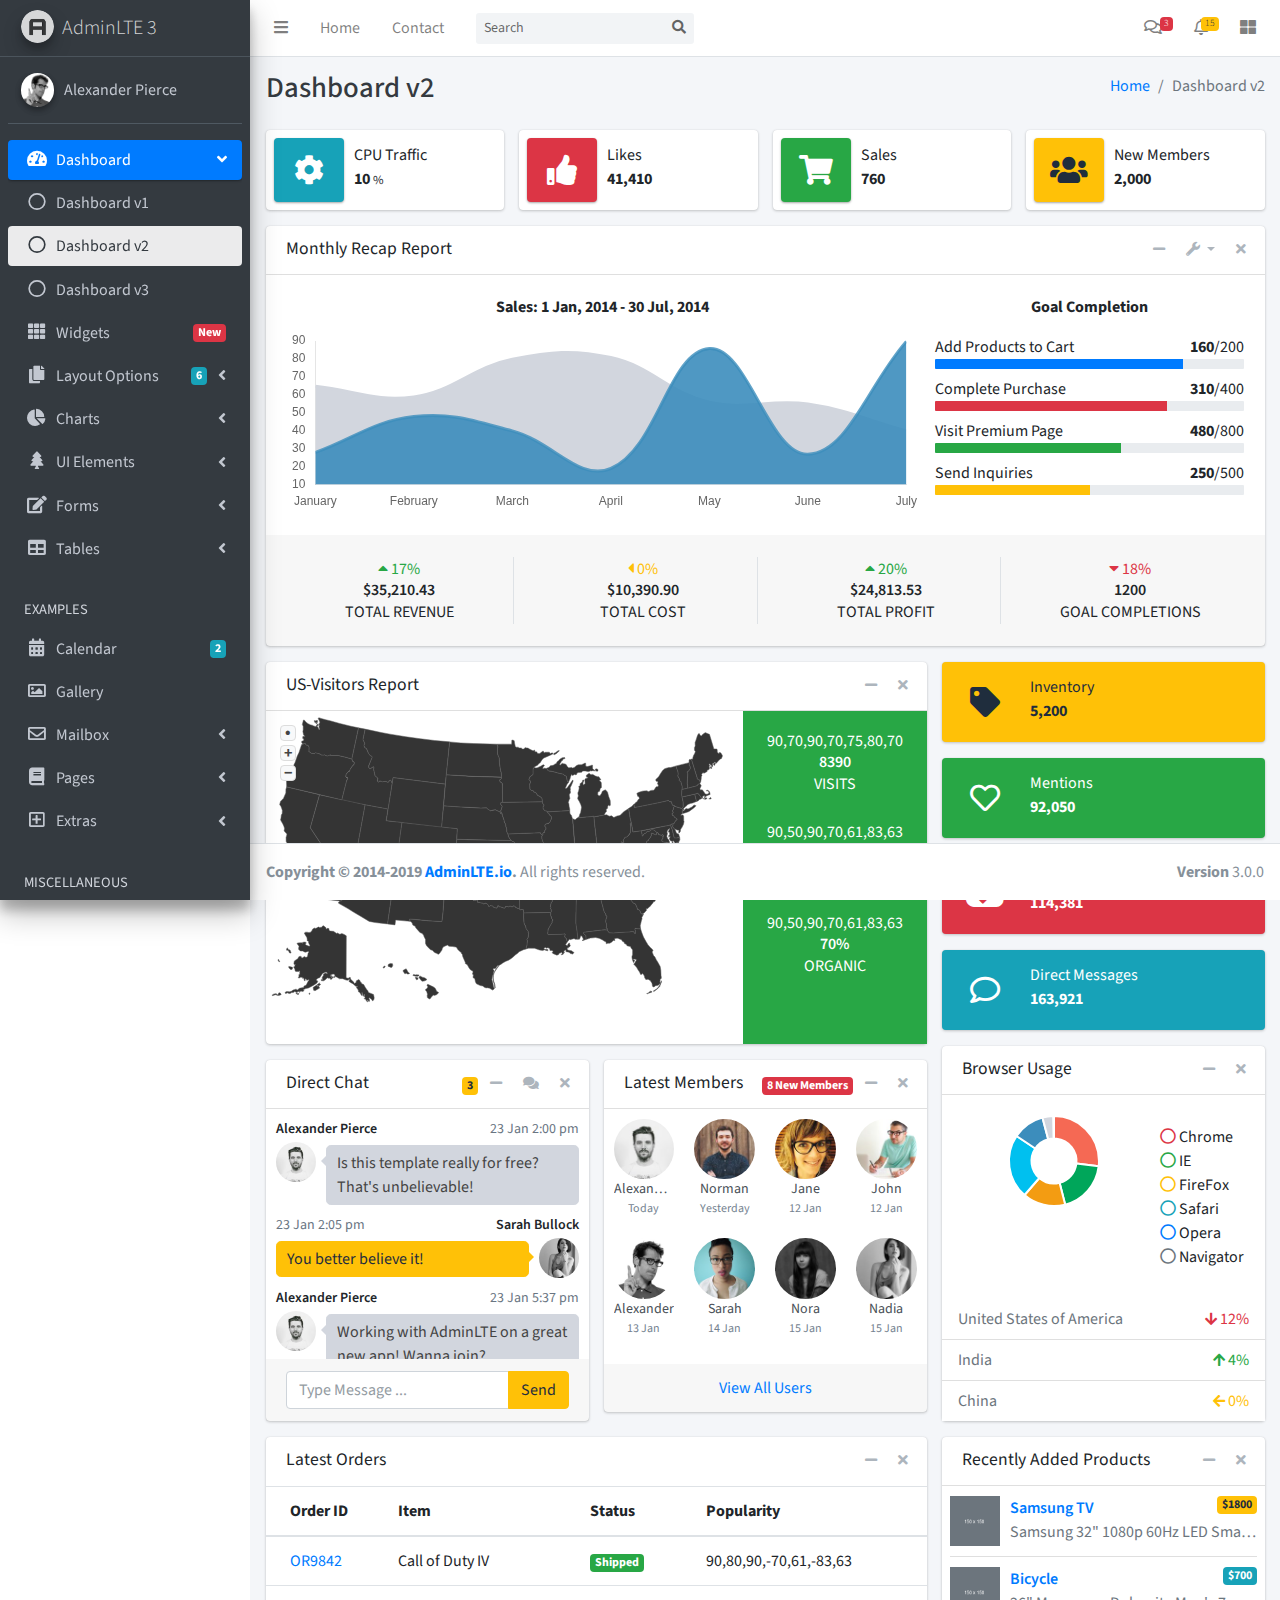
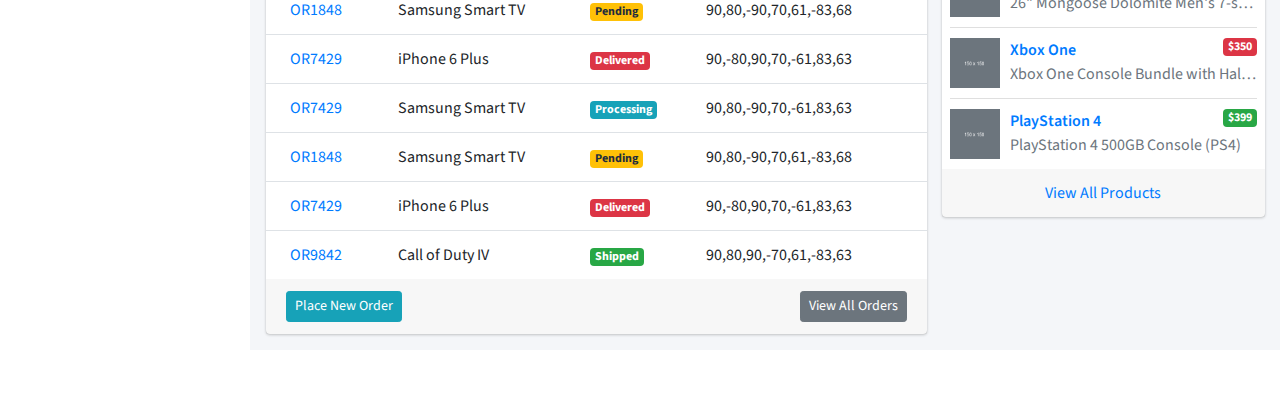
<file: assets/sb admin/index2.html>
<!DOCTYPE html>
<html lang="en">
<head>
  <meta charset="utf-8">
  <meta name="viewport" content="width=device-width, initial-scale=1">
  <meta http-equiv="x-ua-compatible" content="ie=edge">

  <title>AdminLTE 3 | Dashboard 2</title>

  <!-- Font Awesome Icons -->
  <link rel="stylesheet" href="plugins/fontawesome-free/css/all.min.css">
  <!-- overlayScrollbars -->
  <link rel="stylesheet" href="plugins/overlayScrollbars/css/OverlayScrollbars.min.css">
  <!-- Theme style -->
  <link rel="stylesheet" href="dist/css/adminlte.min.css">
  <!-- Google Font: Source Sans Pro -->
  <link href="https://fonts.googleapis.com/css?family=Source+Sans+Pro:300,400,400i,700" rel="stylesheet">
</head>
<body class="hold-transition sidebar-mini layout-fixed layout-navbar-fixed layout-footer-fixed">
<div class="wrapper">
  <!-- Navbar -->
  <nav class="main-header navbar navbar-expand navbar-white navbar-light">
    <!-- Left navbar links -->
    <ul class="navbar-nav">
      <li class="nav-item">
        <a class="nav-link" data-widget="pushmenu" href="#"><i class="fas fa-bars"></i></a>
      </li>
      <li class="nav-item d-none d-sm-inline-block">
        <a href="index3.html" class="nav-link">Home</a>
      </li>
      <li class="nav-item d-none d-sm-inline-block">
        <a href="#" class="nav-link">Contact</a>
      </li>
    </ul>

    <!-- SEARCH FORM -->
    <form class="form-inline ml-3">
      <div class="input-group input-group-sm">
        <input class="form-control form-control-navbar" type="search" placeholder="Search" aria-label="Search">
        <div class="input-group-append">
          <button class="btn btn-navbar" type="submit">
            <i class="fas fa-search"></i>
          </button>
        </div>
      </div>
    </form>

    <!-- Right navbar links -->
    <ul class="navbar-nav ml-auto">
      <!-- Messages Dropdown Menu -->
      <li class="nav-item dropdown">
        <a class="nav-link" data-toggle="dropdown" href="#">
          <i class="far fa-comments"></i>
          <span class="badge badge-danger navbar-badge">3</span>
        </a>
        <div class="dropdown-menu dropdown-menu-lg dropdown-menu-right">
          <a href="#" class="dropdown-item">
            <!-- Message Start -->
            <div class="media">
              <img src="dist/img/user1-128x128.jpg" alt="User Avatar" class="img-size-50 mr-3 img-circle">
              <div class="media-body">
                <h3 class="dropdown-item-title">
                  Brad Diesel
                  <span class="float-right text-sm text-danger"><i class="fas fa-star"></i></span>
                </h3>
                <p class="text-sm">Call me whenever you can...</p>
                <p class="text-sm text-muted"><i class="far fa-clock mr-1"></i> 4 Hours Ago</p>
              </div>
            </div>
            <!-- Message End -->
          </a>
          <div class="dropdown-divider"></div>
          <a href="#" class="dropdown-item">
            <!-- Message Start -->
            <div class="media">
              <img src="dist/img/user8-128x128.jpg" alt="User Avatar" class="img-size-50 img-circle mr-3">
              <div class="media-body">
                <h3 class="dropdown-item-title">
                  John Pierce
                  <span class="float-right text-sm text-muted"><i class="fas fa-star"></i></span>
                </h3>
                <p class="text-sm">I got your message bro</p>
                <p class="text-sm text-muted"><i class="far fa-clock mr-1"></i> 4 Hours Ago</p>
              </div>
            </div>
            <!-- Message End -->
          </a>
          <div class="dropdown-divider"></div>
          <a href="#" class="dropdown-item">
            <!-- Message Start -->
            <div class="media">
              <img src="dist/img/user3-128x128.jpg" alt="User Avatar" class="img-size-50 img-circle mr-3">
              <div class="media-body">
                <h3 class="dropdown-item-title">
                  Nora Silvester
                  <span class="float-right text-sm text-warning"><i class="fas fa-star"></i></span>
                </h3>
                <p class="text-sm">The subject goes here</p>
                <p class="text-sm text-muted"><i class="far fa-clock mr-1"></i> 4 Hours Ago</p>
              </div>
            </div>
            <!-- Message End -->
          </a>
          <div class="dropdown-divider"></div>
          <a href="#" class="dropdown-item dropdown-footer">See All Messages</a>
        </div>
      </li>
      <!-- Notifications Dropdown Menu -->
      <li class="nav-item dropdown">
        <a class="nav-link" data-toggle="dropdown" href="#">
          <i class="far fa-bell"></i>
          <span class="badge badge-warning navbar-badge">15</span>
        </a>
        <div class="dropdown-menu dropdown-menu-lg dropdown-menu-right">
          <span class="dropdown-item dropdown-header">15 Notifications</span>
          <div class="dropdown-divider"></div>
          <a href="#" class="dropdown-item">
            <i class="fas fa-envelope mr-2"></i> 4 new messages
            <span class="float-right text-muted text-sm">3 mins</span>
          </a>
          <div class="dropdown-divider"></div>
          <a href="#" class="dropdown-item">
            <i class="fas fa-users mr-2"></i> 8 friend requests
            <span class="float-right text-muted text-sm">12 hours</span>
          </a>
          <div class="dropdown-divider"></div>
          <a href="#" class="dropdown-item">
            <i class="fas fa-file mr-2"></i> 3 new reports
            <span class="float-right text-muted text-sm">2 days</span>
          </a>
          <div class="dropdown-divider"></div>
          <a href="#" class="dropdown-item dropdown-footer">See All Notifications</a>
        </div>
      </li>
      <li class="nav-item">
        <a class="nav-link" data-widget="control-sidebar" data-slide="true" href="#"><i
            class="fas fa-th-large"></i></a>
      </li>
    </ul>
  </nav>
  <!-- /.navbar -->

  <!-- Main Sidebar Container -->
  <aside class="main-sidebar sidebar-dark-primary elevation-4">
    <!-- Brand Logo -->
    <a href="index3.html" class="brand-link">
      <img src="dist/img/AdminLTELogo.png" alt="AdminLTE Logo" class="brand-image img-circle elevation-3"
           style="opacity: .8">
      <span class="brand-text font-weight-light">AdminLTE 3</span>
    </a>

    <!-- Sidebar -->
    <div class="sidebar">
      <!-- Sidebar user panel (optional) -->
      <div class="user-panel mt-3 pb-3 mb-3 d-flex">
        <div class="image">
          <img src="dist/img/user2-160x160.jpg" class="img-circle elevation-2" alt="User Image">
        </div>
        <div class="info">
          <a href="#" class="d-block">Alexander Pierce</a>
        </div>
      </div>

      <!-- Sidebar Menu -->
      <nav class="mt-2">
        <ul class="nav nav-pills nav-sidebar flex-column" data-widget="treeview" role="menu" data-accordion="false">
          <!-- Add icons to the links using the .nav-icon class
               with font-awesome or any other icon font library -->
          <li class="nav-item has-treeview menu-open">
            <a href="#" class="nav-link active">
              <i class="nav-icon fas fa-tachometer-alt"></i>
              <p>
                Dashboard
                <i class="right fas fa-angle-left"></i>
              </p>
            </a>
            <ul class="nav nav-treeview">
              <li class="nav-item">
                <a href="./index.html" class="nav-link">
                  <i class="far fa-circle nav-icon"></i>
                  <p>Dashboard v1</p>
                </a>
              </li>
              <li class="nav-item">
                <a href="./index2.html" class="nav-link active">
                  <i class="far fa-circle nav-icon"></i>
                  <p>Dashboard v2</p>
                </a>
              </li>
              <li class="nav-item">
                <a href="./index3.html" class="nav-link">
                  <i class="far fa-circle nav-icon"></i>
                  <p>Dashboard v3</p>
                </a>
              </li>
            </ul>
          </li>
          <li class="nav-item">
            <a href="pages/widgets.html" class="nav-link">
              <i class="nav-icon fas fa-th"></i>
              <p>
                Widgets
                <span class="right badge badge-danger">New</span>
              </p>
            </a>
          </li>
          <li class="nav-item has-treeview">
            <a href="#" class="nav-link">
              <i class="nav-icon fas fa-copy"></i>
              <p>
                Layout Options
                <i class="fas fa-angle-left right"></i>
                <span class="badge badge-info right">6</span>
              </p>
            </a>
            <ul class="nav nav-treeview">
              <li class="nav-item">
                <a href="pages/layout/top-nav.html" class="nav-link">
                  <i class="far fa-circle nav-icon"></i>
                  <p>Top Navigation</p>
                </a>
              </li>
              <li class="nav-item">
                <a href="pages/layout/boxed.html" class="nav-link">
                  <i class="far fa-circle nav-icon"></i>
                  <p>Boxed</p>
                </a>
              </li>
              <li class="nav-item">
                <a href="pages/layout/fixed-sidebar.html" class="nav-link">
                  <i class="far fa-circle nav-icon"></i>
                  <p>Fixed Sidebar</p>
                </a>
              </li>
              <li class="nav-item">
                <a href="pages/layout/fixed-topnav.html" class="nav-link">
                  <i class="far fa-circle nav-icon"></i>
                  <p>Fixed Navbar</p>
                </a>
              </li>
              <li class="nav-item">
                <a href="pages/layout/fixed-footer.html" class="nav-link">
                  <i class="far fa-circle nav-icon"></i>
                  <p>Fixed Footer</p>
                </a>
              </li>
              <li class="nav-item">
                <a href="pages/layout/collapsed-sidebar.html" class="nav-link">
                  <i class="far fa-circle nav-icon"></i>
                  <p>Collapsed Sidebar</p>
                </a>
              </li>
            </ul>
          </li>
          <li class="nav-item has-treeview">
            <a href="#" class="nav-link">
              <i class="nav-icon fas fa-chart-pie"></i>
              <p>
                Charts
                <i class="right fas fa-angle-left"></i>
              </p>
            </a>
            <ul class="nav nav-treeview">
              <li class="nav-item">
                <a href="pages/charts/chartjs.html" class="nav-link">
                  <i class="far fa-circle nav-icon"></i>
                  <p>ChartJS</p>
                </a>
              </li>
              <li class="nav-item">
                <a href="pages/charts/flot.html" class="nav-link">
                  <i class="far fa-circle nav-icon"></i>
                  <p>Flot</p>
                </a>
              </li>
              <li class="nav-item">
                <a href="pages/charts/inline.html" class="nav-link">
                  <i class="far fa-circle nav-icon"></i>
                  <p>Inline</p>
                </a>
              </li>
            </ul>
          </li>
          <li class="nav-item has-treeview">
            <a href="#" class="nav-link">
              <i class="nav-icon fas fa-tree"></i>
              <p>
                UI Elements
                <i class="fas fa-angle-left right"></i>
              </p>
            </a>
            <ul class="nav nav-treeview">
              <li class="nav-item">
                <a href="pages/UI/general.html" class="nav-link">
                  <i class="far fa-circle nav-icon"></i>
                  <p>General</p>
                </a>
              </li>
              <li class="nav-item">
                <a href="pages/UI/icons.html" class="nav-link">
                  <i class="far fa-circle nav-icon"></i>
                  <p>Icons</p>
                </a>
              </li>
              <li class="nav-item">
                <a href="pages/UI/buttons.html" class="nav-link">
                  <i class="far fa-circle nav-icon"></i>
                  <p>Buttons</p>
                </a>
              </li>
              <li class="nav-item">
                <a href="pages/UI/sliders.html" class="nav-link">
                  <i class="far fa-circle nav-icon"></i>
                  <p>Sliders</p>
                </a>
              </li>
              <li class="nav-item">
                <a href="pages/UI/modals.html" class="nav-link">
                  <i class="far fa-circle nav-icon"></i>
                  <p>Modals & Alerts</p>
                </a>
              </li>
              <li class="nav-item">
                <a href="pages/UI/navbar.html" class="nav-link">
                  <i class="far fa-circle nav-icon"></i>
                  <p>Navbar & Tabs</p>
                </a>
              </li>
              <li class="nav-item">
                <a href="pages/UI/timeline.html" class="nav-link">
                  <i class="far fa-circle nav-icon"></i>
                  <p>Timeline</p>
                </a>
              </li>
              <li class="nav-item">
                <a href="pages/UI/ribbons.html" class="nav-link">
                  <i class="far fa-circle nav-icon"></i>
                  <p>Ribbons</p>
                </a>
              </li>
            </ul>
          </li>
          <li class="nav-item has-treeview">
            <a href="#" class="nav-link">
              <i class="nav-icon fas fa-edit"></i>
              <p>
                Forms
                <i class="fas fa-angle-left right"></i>
              </p>
            </a>
            <ul class="nav nav-treeview">
              <li class="nav-item">
                <a href="pages/forms/general.html" class="nav-link">
                  <i class="far fa-circle nav-icon"></i>
                  <p>General Elements</p>
                </a>
              </li>
              <li class="nav-item">
                <a href="pages/forms/advanced.html" class="nav-link">
                  <i class="far fa-circle nav-icon"></i>
                  <p>Advanced Elements</p>
                </a>
              </li>
              <li class="nav-item">
                <a href="pages/forms/editors.html" class="nav-link">
                  <i class="far fa-circle nav-icon"></i>
                  <p>Editors</p>
                </a>
              </li>
            </ul>
          </li>
          <li class="nav-item has-treeview">
            <a href="#" class="nav-link">
              <i class="nav-icon fas fa-table"></i>
              <p>
                Tables
                <i class="fas fa-angle-left right"></i>
              </p>
            </a>
            <ul class="nav nav-treeview">
              <li class="nav-item">
                <a href="pages/tables/simple.html" class="nav-link">
                  <i class="far fa-circle nav-icon"></i>
                  <p>Simple Tables</p>
                </a>
              </li>
              <li class="nav-item">
                <a href="pages/tables/data.html" class="nav-link">
                  <i class="far fa-circle nav-icon"></i>
                  <p>DataTables</p>
                </a>
              </li>
              <li class="nav-item">
                <a href="pages/tables/jsgrid.html" class="nav-link">
                  <i class="far fa-circle nav-icon"></i>
                  <p>jsGrid</p>
                </a>
              </li>
            </ul>
          </li>
          <li class="nav-header">EXAMPLES</li>
          <li class="nav-item">
            <a href="pages/calendar.html" class="nav-link">
              <i class="nav-icon fas fa-calendar-alt"></i>
              <p>
                Calendar
                <span class="badge badge-info right">2</span>
              </p>
            </a>
          </li>
          <li class="nav-item">
            <a href="pages/gallery.html" class="nav-link">
              <i class="nav-icon far fa-image"></i>
              <p>
                Gallery
              </p>
            </a>
          </li>
          <li class="nav-item has-treeview">
            <a href="#" class="nav-link">
              <i class="nav-icon far fa-envelope"></i>
              <p>
                Mailbox
                <i class="fas fa-angle-left right"></i>
              </p>
            </a>
            <ul class="nav nav-treeview">
              <li class="nav-item">
                <a href="pages/mailbox/mailbox.html" class="nav-link">
                  <i class="far fa-circle nav-icon"></i>
                  <p>Inbox</p>
                </a>
              </li>
              <li class="nav-item">
                <a href="pages/mailbox/compose.html" class="nav-link">
                  <i class="far fa-circle nav-icon"></i>
                  <p>Compose</p>
                </a>
              </li>
              <li class="nav-item">
                <a href="pages/mailbox/read-mail.html" class="nav-link">
                  <i class="far fa-circle nav-icon"></i>
                  <p>Read</p>
                </a>
              </li>
            </ul>
          </li>
          <li class="nav-item has-treeview">
            <a href="#" class="nav-link">
              <i class="nav-icon fas fa-book"></i>
              <p>
                Pages
                <i class="fas fa-angle-left right"></i>
              </p>
            </a>
            <ul class="nav nav-treeview">
              <li class="nav-item">
                <a href="pages/examples/invoice.html" class="nav-link">
                  <i class="far fa-circle nav-icon"></i>
                  <p>Invoice</p>
                </a>
              </li>
              <li class="nav-item">
                <a href="pages/examples/profile.html" class="nav-link">
                  <i class="far fa-circle nav-icon"></i>
                  <p>Profile</p>
                </a>
              </li>
              <li class="nav-item">
                <a href="pages/examples/e_commerce.html" class="nav-link">
                  <i class="far fa-circle nav-icon"></i>
                  <p>E-commerce</p>
                </a>
              </li>
              <li class="nav-item">
                <a href="pages/examples/projects.html" class="nav-link">
                  <i class="far fa-circle nav-icon"></i>
                  <p>Projects</p>
                </a>
              </li>
              <li class="nav-item">
                <a href="pages/examples/project_add.html" class="nav-link">
                  <i class="far fa-circle nav-icon"></i>
                  <p>Project Add</p>
                </a>
              </li>
              <li class="nav-item">
                <a href="pages/examples/project_edit.html" class="nav-link">
                  <i class="far fa-circle nav-icon"></i>
                  <p>Project Edit</p>
                </a>
              </li>
              <li class="nav-item">
                <a href="pages/examples/project_detail.html" class="nav-link">
                  <i class="far fa-circle nav-icon"></i>
                  <p>Project Detail</p>
                </a>
              </li>
              <li class="nav-item">
                <a href="pages/examples/contacts.html" class="nav-link">
                  <i class="far fa-circle nav-icon"></i>
                  <p>Contacts</p>
                </a>
              </li>
            </ul>
          </li>
          <li class="nav-item has-treeview">
            <a href="#" class="nav-link">
              <i class="nav-icon far fa-plus-square"></i>
              <p>
                Extras
                <i class="fas fa-angle-left right"></i>
              </p>
            </a>
            <ul class="nav nav-treeview">
              <li class="nav-item">
                <a href="pages/examples/login.html" class="nav-link">
                  <i class="far fa-circle nav-icon"></i>
                  <p>Login</p>
                </a>
              </li>
              <li class="nav-item">
                <a href="pages/examples/register.html" class="nav-link">
                  <i class="far fa-circle nav-icon"></i>
                  <p>Register</p>
                </a>
              </li>
              <li class="nav-item">
                <a href="pages/examples/forgot-password.html" class="nav-link">
                  <i class="far fa-circle nav-icon"></i>
                  <p>Forgot Password</p>
                </a>
              </li>
              <li class="nav-item">
                <a href="pages/examples/recover-password.html" class="nav-link">
                  <i class="far fa-circle nav-icon"></i>
                  <p>Recover Password</p>
                </a>
              </li>
              <li class="nav-item">
                <a href="pages/examples/lockscreen.html" class="nav-link">
                  <i class="far fa-circle nav-icon"></i>
                  <p>Lockscreen</p>
                </a>
              </li>
              <li class="nav-item">
                <a href="pages/examples/legacy-user-menu.html" class="nav-link">
                  <i class="far fa-circle nav-icon"></i>
                  <p>Legacy User Menu</p>
                </a>
              </li>
              <li class="nav-item">
                <a href="pages/examples/language-menu.html" class="nav-link">
                  <i class="far fa-circle nav-icon"></i>
                  <p>Language Menu</p>
                </a>
              </li>
              <li class="nav-item">
                <a href="pages/examples/404.html" class="nav-link">
                  <i class="far fa-circle nav-icon"></i>
                  <p>Error 404</p>
                </a>
              </li>
              <li class="nav-item">
                <a href="pages/examples/500.html" class="nav-link">
                  <i class="far fa-circle nav-icon"></i>
                  <p>Error 500</p>
                </a>
              </li>
              <li class="nav-item">
                <a href="pages/examples/pace.html" class="nav-link">
                  <i class="far fa-circle nav-icon"></i>
                  <p>Pace</p>
                </a>
              </li>
              <li class="nav-item">
                <a href="pages/examples/blank.html" class="nav-link">
                  <i class="far fa-circle nav-icon"></i>
                  <p>Blank Page</p>
                </a>
              </li>
              <li class="nav-item">
                <a href="starter.html" class="nav-link">
                  <i class="far fa-circle nav-icon"></i>
                  <p>Starter Page</p>
                </a>
              </li>
            </ul>
          </li>
          <li class="nav-header">MISCELLANEOUS</li>
          <li class="nav-item">
            <a href="https://adminlte.io/docs/3.0" class="nav-link">
              <i class="nav-icon fas fa-file"></i>
              <p>Documentation</p>
            </a>
          </li>
          <li class="nav-header">MULTI LEVEL EXAMPLE</li>
          <li class="nav-item">
            <a href="#" class="nav-link">
              <i class="fas fa-circle nav-icon"></i>
              <p>Level 1</p>
            </a>
          </li>
          <li class="nav-item has-treeview">
            <a href="#" class="nav-link">
              <i class="nav-icon fas fa-circle"></i>
              <p>
                Level 1
                <i class="right fas fa-angle-left"></i>
              </p>
            </a>
            <ul class="nav nav-treeview">
              <li class="nav-item">
                <a href="#" class="nav-link">
                  <i class="far fa-circle nav-icon"></i>
                  <p>Level 2</p>
                </a>
              </li>
              <li class="nav-item has-treeview">
                <a href="#" class="nav-link">
                  <i class="far fa-circle nav-icon"></i>
                  <p>
                    Level 2
                    <i class="right fas fa-angle-left"></i>
                  </p>
                </a>
                <ul class="nav nav-treeview">
                  <li class="nav-item">
                    <a href="#" class="nav-link">
                      <i class="far fa-dot-circle nav-icon"></i>
                      <p>Level 3</p>
                    </a>
                  </li>
                  <li class="nav-item">
                    <a href="#" class="nav-link">
                      <i class="far fa-dot-circle nav-icon"></i>
                      <p>Level 3</p>
                    </a>
                  </li>
                  <li class="nav-item">
                    <a href="#" class="nav-link">
                      <i class="far fa-dot-circle nav-icon"></i>
                      <p>Level 3</p>
                    </a>
                  </li>
                </ul>
              </li>
              <li class="nav-item">
                <a href="#" class="nav-link">
                  <i class="far fa-circle nav-icon"></i>
                  <p>Level 2</p>
                </a>
              </li>
            </ul>
          </li>
          <li class="nav-item">
            <a href="#" class="nav-link">
              <i class="fas fa-circle nav-icon"></i>
              <p>Level 1</p>
            </a>
          </li>
          <li class="nav-header">LABELS</li>
          <li class="nav-item">
            <a href="#" class="nav-link">
              <i class="nav-icon far fa-circle text-danger"></i>
              <p class="text">Important</p>
            </a>
          </li>
          <li class="nav-item">
            <a href="#" class="nav-link">
              <i class="nav-icon far fa-circle text-warning"></i>
              <p>Warning</p>
            </a>
          </li>
          <li class="nav-item">
            <a href="#" class="nav-link">
              <i class="nav-icon far fa-circle text-info"></i>
              <p>Informational</p>
            </a>
          </li>
        </ul>
      </nav>
      <!-- /.sidebar-menu -->
    </div>
    <!-- /.sidebar -->
  </aside>

  <!-- Content Wrapper. Contains page content -->
  <div class="content-wrapper">
    <!-- Content Header (Page header) -->
    <div class="content-header">
      <div class="container-fluid">
        <div class="row mb-2">
          <div class="col-sm-6">
            <h1 class="m-0 text-dark">Dashboard v2</h1>
          </div><!-- /.col -->
          <div class="col-sm-6">
            <ol class="breadcrumb float-sm-right">
              <li class="breadcrumb-item"><a href="#">Home</a></li>
              <li class="breadcrumb-item active">Dashboard v2</li>
            </ol>
          </div><!-- /.col -->
        </div><!-- /.row -->
      </div><!-- /.container-fluid -->
    </div>
    <!-- /.content-header -->

    <!-- Main content -->
    <section class="content">
      <div class="container-fluid">
        <!-- Info boxes -->
        <div class="row">
          <div class="col-12 col-sm-6 col-md-3">
            <div class="info-box">
              <span class="info-box-icon bg-info elevation-1"><i class="fas fa-cog"></i></span>

              <div class="info-box-content">
                <span class="info-box-text">CPU Traffic</span>
                <span class="info-box-number">
                  10
                  <small>%</small>
                </span>
              </div>
              <!-- /.info-box-content -->
            </div>
            <!-- /.info-box -->
          </div>
          <!-- /.col -->
          <div class="col-12 col-sm-6 col-md-3">
            <div class="info-box mb-3">
              <span class="info-box-icon bg-danger elevation-1"><i class="fas fa-thumbs-up"></i></span>

              <div class="info-box-content">
                <span class="info-box-text">Likes</span>
                <span class="info-box-number">41,410</span>
              </div>
              <!-- /.info-box-content -->
            </div>
            <!-- /.info-box -->
          </div>
          <!-- /.col -->

          <!-- fix for small devices only -->
          <div class="clearfix hidden-md-up"></div>

          <div class="col-12 col-sm-6 col-md-3">
            <div class="info-box mb-3">
              <span class="info-box-icon bg-success elevation-1"><i class="fas fa-shopping-cart"></i></span>

              <div class="info-box-content">
                <span class="info-box-text">Sales</span>
                <span class="info-box-number">760</span>
              </div>
              <!-- /.info-box-content -->
            </div>
            <!-- /.info-box -->
          </div>
          <!-- /.col -->
          <div class="col-12 col-sm-6 col-md-3">
            <div class="info-box mb-3">
              <span class="info-box-icon bg-warning elevation-1"><i class="fas fa-users"></i></span>

              <div class="info-box-content">
                <span class="info-box-text">New Members</span>
                <span class="info-box-number">2,000</span>
              </div>
              <!-- /.info-box-content -->
            </div>
            <!-- /.info-box -->
          </div>
          <!-- /.col -->
        </div>
        <!-- /.row -->

        <div class="row">
          <div class="col-md-12">
            <div class="card">
              <div class="card-header">
                <h5 class="card-title">Monthly Recap Report</h5>

                <div class="card-tools">
                  <button type="button" class="btn btn-tool" data-card-widget="collapse">
                    <i class="fas fa-minus"></i>
                  </button>
                  <div class="btn-group">
                    <button type="button" class="btn btn-tool dropdown-toggle" data-toggle="dropdown">
                      <i class="fas fa-wrench"></i>
                    </button>
                    <div class="dropdown-menu dropdown-menu-right" role="menu">
                      <a href="#" class="dropdown-item">Action</a>
                      <a href="#" class="dropdown-item">Another action</a>
                      <a href="#" class="dropdown-item">Something else here</a>
                      <a class="dropdown-divider"></a>
                      <a href="#" class="dropdown-item">Separated link</a>
                    </div>
                  </div>
                  <button type="button" class="btn btn-tool" data-card-widget="remove">
                    <i class="fas fa-times"></i>
                  </button>
                </div>
              </div>
              <!-- /.card-header -->
              <div class="card-body">
                <div class="row">
                  <div class="col-md-8">
                    <p class="text-center">
                      <strong>Sales: 1 Jan, 2014 - 30 Jul, 2014</strong>
                    </p>

                    <div class="chart">
                      <!-- Sales Chart Canvas -->
                      <canvas id="salesChart" height="180" style="height: 180px;"></canvas>
                    </div>
                    <!-- /.chart-responsive -->
                  </div>
                  <!-- /.col -->
                  <div class="col-md-4">
                    <p class="text-center">
                      <strong>Goal Completion</strong>
                    </p>

                    <div class="progress-group">
                      Add Products to Cart
                      <span class="float-right"><b>160</b>/200</span>
                      <div class="progress progress-sm">
                        <div class="progress-bar bg-primary" style="width: 80%"></div>
                      </div>
                    </div>
                    <!-- /.progress-group -->

                    <div class="progress-group">
                      Complete Purchase
                      <span class="float-right"><b>310</b>/400</span>
                      <div class="progress progress-sm">
                        <div class="progress-bar bg-danger" style="width: 75%"></div>
                      </div>
                    </div>

                    <!-- /.progress-group -->
                    <div class="progress-group">
                      <span class="progress-text">Visit Premium Page</span>
                      <span class="float-right"><b>480</b>/800</span>
                      <div class="progress progress-sm">
                        <div class="progress-bar bg-success" style="width: 60%"></div>
                      </div>
                    </div>

                    <!-- /.progress-group -->
                    <div class="progress-group">
                      Send Inquiries
                      <span class="float-right"><b>250</b>/500</span>
                      <div class="progress progress-sm">
                        <div class="progress-bar bg-warning" style="width: 50%"></div>
                      </div>
                    </div>
                    <!-- /.progress-group -->
                  </div>
                  <!-- /.col -->
                </div>
                <!-- /.row -->
              </div>
              <!-- ./card-body -->
              <div class="card-footer">
                <div class="row">
                  <div class="col-sm-3 col-6">
                    <div class="description-block border-right">
                      <span class="description-percentage text-success"><i class="fas fa-caret-up"></i> 17%</span>
                      <h5 class="description-header">$35,210.43</h5>
                      <span class="description-text">TOTAL REVENUE</span>
                    </div>
                    <!-- /.description-block -->
                  </div>
                  <!-- /.col -->
                  <div class="col-sm-3 col-6">
                    <div class="description-block border-right">
                      <span class="description-percentage text-warning"><i class="fas fa-caret-left"></i> 0%</span>
                      <h5 class="description-header">$10,390.90</h5>
                      <span class="description-text">TOTAL COST</span>
                    </div>
                    <!-- /.description-block -->
                  </div>
                  <!-- /.col -->
                  <div class="col-sm-3 col-6">
                    <div class="description-block border-right">
                      <span class="description-percentage text-success"><i class="fas fa-caret-up"></i> 20%</span>
                      <h5 class="description-header">$24,813.53</h5>
                      <span class="description-text">TOTAL PROFIT</span>
                    </div>
                    <!-- /.description-block -->
                  </div>
                  <!-- /.col -->
                  <div class="col-sm-3 col-6">
                    <div class="description-block">
                      <span class="description-percentage text-danger"><i class="fas fa-caret-down"></i> 18%</span>
                      <h5 class="description-header">1200</h5>
                      <span class="description-text">GOAL COMPLETIONS</span>
                    </div>
                    <!-- /.description-block -->
                  </div>
                </div>
                <!-- /.row -->
              </div>
              <!-- /.card-footer -->
            </div>
            <!-- /.card -->
          </div>
          <!-- /.col -->
        </div>
        <!-- /.row -->

        <!-- Main row -->
        <div class="row">
          <!-- Left col -->
          <div class="col-md-8">
            <!-- MAP & BOX PANE -->
            <div class="card">
              <div class="card-header">
                <h3 class="card-title">US-Visitors Report</h3>

                <div class="card-tools">
                  <button type="button" class="btn btn-tool" data-card-widget="collapse">
                    <i class="fas fa-minus"></i>
                  </button>
                  <button type="button" class="btn btn-tool" data-card-widget="remove">
                    <i class="fas fa-times"></i>
                  </button>
                </div>
              </div>
              <!-- /.card-header -->
              <div class="card-body p-0">
                <div class="d-md-flex">
                  <div class="p-1 flex-fill" style="overflow: hidden">
                    <!-- Map will be created here -->
                    <div id="world-map-markers" style="height: 325px; overflow: hidden">
                      <div class="map"></div>
                    </div>
                  </div>
                  <div class="card-pane-right bg-success pt-2 pb-2 pl-4 pr-4">
                    <div class="description-block mb-4">
                      <div class="sparkbar pad" data-color="#fff">90,70,90,70,75,80,70</div>
                      <h5 class="description-header">8390</h5>
                      <span class="description-text">Visits</span>
                    </div>
                    <!-- /.description-block -->
                    <div class="description-block mb-4">
                      <div class="sparkbar pad" data-color="#fff">90,50,90,70,61,83,63</div>
                      <h5 class="description-header">30%</h5>
                      <span class="description-text">Referrals</span>
                    </div>
                    <!-- /.description-block -->
                    <div class="description-block">
                      <div class="sparkbar pad" data-color="#fff">90,50,90,70,61,83,63</div>
                      <h5 class="description-header">70%</h5>
                      <span class="description-text">Organic</span>
                    </div>
                    <!-- /.description-block -->
                  </div><!-- /.card-pane-right -->
                </div><!-- /.d-md-flex -->
              </div>
              <!-- /.card-body -->
            </div>
            <!-- /.card -->
            <div class="row">
              <div class="col-md-6">
                <!-- DIRECT CHAT -->
                <div class="card direct-chat direct-chat-warning">
                  <div class="card-header">
                    <h3 class="card-title">Direct Chat</h3>

                    <div class="card-tools">
                      <span data-toggle="tooltip" title="3 New Messages" class="badge badge-warning">3</span>
                      <button type="button" class="btn btn-tool" data-card-widget="collapse"><i class="fas fa-minus"></i>
                      </button>
                      <button type="button" class="btn btn-tool" data-toggle="tooltip" title="Contacts"
                              data-widget="chat-pane-toggle">
                        <i class="fas fa-comments"></i></button>
                      <button type="button" class="btn btn-tool" data-card-widget="remove"><i class="fas fa-times"></i>
                      </button>
                    </div>
                  </div>
                  <!-- /.card-header -->
                  <div class="card-body">
                    <!-- Conversations are loaded here -->
                    <div class="direct-chat-messages">
                      <!-- Message. Default to the left -->
                      <div class="direct-chat-msg">
                        <div class="direct-chat-infos clearfix">
                          <span class="direct-chat-name float-left">Alexander Pierce</span>
                          <span class="direct-chat-timestamp float-right">23 Jan 2:00 pm</span>
                        </div>
                        <!-- /.direct-chat-infos -->
                        <img class="direct-chat-img" src="dist/img/user1-128x128.jpg" alt="message user image">
                        <!-- /.direct-chat-img -->
                        <div class="direct-chat-text">
                          Is this template really for free? That's unbelievable!
                        </div>
                        <!-- /.direct-chat-text -->
                      </div>
                      <!-- /.direct-chat-msg -->

                      <!-- Message to the right -->
                      <div class="direct-chat-msg right">
                        <div class="direct-chat-infos clearfix">
                          <span class="direct-chat-name float-right">Sarah Bullock</span>
                          <span class="direct-chat-timestamp float-left">23 Jan 2:05 pm</span>
                        </div>
                        <!-- /.direct-chat-infos -->
                        <img class="direct-chat-img" src="dist/img/user3-128x128.jpg" alt="message user image">
                        <!-- /.direct-chat-img -->
                        <div class="direct-chat-text">
                          You better believe it!
                        </div>
                        <!-- /.direct-chat-text -->
                      </div>
                      <!-- /.direct-chat-msg -->

                      <!-- Message. Default to the left -->
                      <div class="direct-chat-msg">
                        <div class="direct-chat-infos clearfix">
                          <span class="direct-chat-name float-left">Alexander Pierce</span>
                          <span class="direct-chat-timestamp float-right">23 Jan 5:37 pm</span>
                        </div>
                        <!-- /.direct-chat-infos -->
                        <img class="direct-chat-img" src="dist/img/user1-128x128.jpg" alt="message user image">
                        <!-- /.direct-chat-img -->
                        <div class="direct-chat-text">
                          Working with AdminLTE on a great new app! Wanna join?
                        </div>
                        <!-- /.direct-chat-text -->
                      </div>
                      <!-- /.direct-chat-msg -->

                      <!-- Message to the right -->
                      <div class="direct-chat-msg right">
                        <div class="direct-chat-infos clearfix">
                          <span class="direct-chat-name float-right">Sarah Bullock</span>
                          <span class="direct-chat-timestamp float-left">23 Jan 6:10 pm</span>
                        </div>
                        <!-- /.direct-chat-infos -->
                        <img class="direct-chat-img" src="dist/img/user3-128x128.jpg" alt="message user image">
                        <!-- /.direct-chat-img -->
                        <div class="direct-chat-text">
                          I would love to.
                        </div>
                        <!-- /.direct-chat-text -->
                      </div>
                      <!-- /.direct-chat-msg -->

                    </div>
                    <!--/.direct-chat-messages-->

                    <!-- Contacts are loaded here -->
                    <div class="direct-chat-contacts">
                      <ul class="contacts-list">
                        <li>
                          <a href="#">
                            <img class="contacts-list-img" src="dist/img/user1-128x128.jpg">

                            <div class="contacts-list-info">
                              <span class="contacts-list-name">
                                Count Dracula
                                <small class="contacts-list-date float-right">2/28/2015</small>
                              </span>
                              <span class="contacts-list-msg">How have you been? I was...</span>
                            </div>
                            <!-- /.contacts-list-info -->
                          </a>
                        </li>
                        <!-- End Contact Item -->
                        <li>
                          <a href="#">
                            <img class="contacts-list-img" src="dist/img/user7-128x128.jpg">

                            <div class="contacts-list-info">
                              <span class="contacts-list-name">
                                Sarah Doe
                                <small class="contacts-list-date float-right">2/23/2015</small>
                              </span>
                              <span class="contacts-list-msg">I will be waiting for...</span>
                            </div>
                            <!-- /.contacts-list-info -->
                          </a>
                        </li>
                        <!-- End Contact Item -->
                        <li>
                          <a href="#">
                            <img class="contacts-list-img" src="dist/img/user3-128x128.jpg">

                            <div class="contacts-list-info">
                              <span class="contacts-list-name">
                                Nadia Jolie
                                <small class="contacts-list-date float-right">2/20/2015</small>
                              </span>
                              <span class="contacts-list-msg">I'll call you back at...</span>
                            </div>
                            <!-- /.contacts-list-info -->
                          </a>
                        </li>
                        <!-- End Contact Item -->
                        <li>
                          <a href="#">
                            <img class="contacts-list-img" src="dist/img/user5-128x128.jpg">

                            <div class="contacts-list-info">
                              <span class="contacts-list-name">
                                Nora S. Vans
                                <small class="contacts-list-date float-right">2/10/2015</small>
                              </span>
                              <span class="contacts-list-msg">Where is your new...</span>
                            </div>
                            <!-- /.contacts-list-info -->
                          </a>
                        </li>
                        <!-- End Contact Item -->
                        <li>
                          <a href="#">
                            <img class="contacts-list-img" src="dist/img/user6-128x128.jpg">

                            <div class="contacts-list-info">
                              <span class="contacts-list-name">
                                John K.
                                <small class="contacts-list-date float-right">1/27/2015</small>
                              </span>
                              <span class="contacts-list-msg">Can I take a look at...</span>
                            </div>
                            <!-- /.contacts-list-info -->
                          </a>
                        </li>
                        <!-- End Contact Item -->
                        <li>
                          <a href="#">
                            <img class="contacts-list-img" src="dist/img/user8-128x128.jpg">

                            <div class="contacts-list-info">
                              <span class="contacts-list-name">
                                Kenneth M.
                                <small class="contacts-list-date float-right">1/4/2015</small>
                              </span>
                              <span class="contacts-list-msg">Never mind I found...</span>
                            </div>
                            <!-- /.contacts-list-info -->
                          </a>
                        </li>
                        <!-- End Contact Item -->
                      </ul>
                      <!-- /.contacts-list -->
                    </div>
                    <!-- /.direct-chat-pane -->
                  </div>
                  <!-- /.card-body -->
                  <div class="card-footer">
                    <form action="#" method="post">
                      <div class="input-group">
                        <input type="text" name="message" placeholder="Type Message ..." class="form-control">
                        <span class="input-group-append">
                          <button type="button" class="btn btn-warning">Send</button>
                        </span>
                      </div>
                    </form>
                  </div>
                  <!-- /.card-footer-->
                </div>
                <!--/.direct-chat -->
              </div>
              <!-- /.col -->

              <div class="col-md-6">
                <!-- USERS LIST -->
                <div class="card">
                  <div class="card-header">
                    <h3 class="card-title">Latest Members</h3>

                    <div class="card-tools">
                      <span class="badge badge-danger">8 New Members</span>
                      <button type="button" class="btn btn-tool" data-card-widget="collapse"><i class="fas fa-minus"></i>
                      </button>
                      <button type="button" class="btn btn-tool" data-card-widget="remove"><i class="fas fa-times"></i>
                      </button>
                    </div>
                  </div>
                  <!-- /.card-header -->
                  <div class="card-body p-0">
                    <ul class="users-list clearfix">
                      <li>
                        <img src="dist/img/user1-128x128.jpg" alt="User Image">
                        <a class="users-list-name" href="#">Alexander Pierce</a>
                        <span class="users-list-date">Today</span>
                      </li>
                      <li>
                        <img src="dist/img/user8-128x128.jpg" alt="User Image">
                        <a class="users-list-name" href="#">Norman</a>
                        <span class="users-list-date">Yesterday</span>
                      </li>
                      <li>
                        <img src="dist/img/user7-128x128.jpg" alt="User Image">
                        <a class="users-list-name" href="#">Jane</a>
                        <span class="users-list-date">12 Jan</span>
                      </li>
                      <li>
                        <img src="dist/img/user6-128x128.jpg" alt="User Image">
                        <a class="users-list-name" href="#">John</a>
                        <span class="users-list-date">12 Jan</span>
                      </li>
                      <li>
                        <img src="dist/img/user2-160x160.jpg" alt="User Image">
                        <a class="users-list-name" href="#">Alexander</a>
                        <span class="users-list-date">13 Jan</span>
                      </li>
                      <li>
                        <img src="dist/img/user5-128x128.jpg" alt="User Image">
                        <a class="users-list-name" href="#">Sarah</a>
                        <span class="users-list-date">14 Jan</span>
                      </li>
                      <li>
                        <img src="dist/img/user4-128x128.jpg" alt="User Image">
                        <a class="users-list-name" href="#">Nora</a>
                        <span class="users-list-date">15 Jan</span>
                      </li>
                      <li>
                        <img src="dist/img/user3-128x128.jpg" alt="User Image">
                        <a class="users-list-name" href="#">Nadia</a>
                        <span class="users-list-date">15 Jan</span>
                      </li>
                    </ul>
                    <!-- /.users-list -->
                  </div>
                  <!-- /.card-body -->
                  <div class="card-footer text-center">
                    <a href="javascript::">View All Users</a>
                  </div>
                  <!-- /.card-footer -->
                </div>
                <!--/.card -->
              </div>
              <!-- /.col -->
            </div>
            <!-- /.row -->

            <!-- TABLE: LATEST ORDERS -->
            <div class="card">
              <div class="card-header border-transparent">
                <h3 class="card-title">Latest Orders</h3>

                <div class="card-tools">
                  <button type="button" class="btn btn-tool" data-card-widget="collapse">
                    <i class="fas fa-minus"></i>
                  </button>
                  <button type="button" class="btn btn-tool" data-card-widget="remove">
                    <i class="fas fa-times"></i>
                  </button>
                </div>
              </div>
              <!-- /.card-header -->
              <div class="card-body p-0">
                <div class="table-responsive">
                  <table class="table m-0">
                    <thead>
                    <tr>
                      <th>Order ID</th>
                      <th>Item</th>
                      <th>Status</th>
                      <th>Popularity</th>
                    </tr>
                    </thead>
                    <tbody>
                    <tr>
                      <td><a href="pages/examples/invoice.html">OR9842</a></td>
                      <td>Call of Duty IV</td>
                      <td><span class="badge badge-success">Shipped</span></td>
                      <td>
                        <div class="sparkbar" data-color="#00a65a" data-height="20">90,80,90,-70,61,-83,63</div>
                      </td>
                    </tr>
                    <tr>
                      <td><a href="pages/examples/invoice.html">OR1848</a></td>
                      <td>Samsung Smart TV</td>
                      <td><span class="badge badge-warning">Pending</span></td>
                      <td>
                        <div class="sparkbar" data-color="#f39c12" data-height="20">90,80,-90,70,61,-83,68</div>
                      </td>
                    </tr>
                    <tr>
                      <td><a href="pages/examples/invoice.html">OR7429</a></td>
                      <td>iPhone 6 Plus</td>
                      <td><span class="badge badge-danger">Delivered</span></td>
                      <td>
                        <div class="sparkbar" data-color="#f56954" data-height="20">90,-80,90,70,-61,83,63</div>
                      </td>
                    </tr>
                    <tr>
                      <td><a href="pages/examples/invoice.html">OR7429</a></td>
                      <td>Samsung Smart TV</td>
                      <td><span class="badge badge-info">Processing</span></td>
                      <td>
                        <div class="sparkbar" data-color="#00c0ef" data-height="20">90,80,-90,70,-61,83,63</div>
                      </td>
                    </tr>
                    <tr>
                      <td><a href="pages/examples/invoice.html">OR1848</a></td>
                      <td>Samsung Smart TV</td>
                      <td><span class="badge badge-warning">Pending</span></td>
                      <td>
                        <div class="sparkbar" data-color="#f39c12" data-height="20">90,80,-90,70,61,-83,68</div>
                      </td>
                    </tr>
                    <tr>
                      <td><a href="pages/examples/invoice.html">OR7429</a></td>
                      <td>iPhone 6 Plus</td>
                      <td><span class="badge badge-danger">Delivered</span></td>
                      <td>
                        <div class="sparkbar" data-color="#f56954" data-height="20">90,-80,90,70,-61,83,63</div>
                      </td>
                    </tr>
                    <tr>
                      <td><a href="pages/examples/invoice.html">OR9842</a></td>
                      <td>Call of Duty IV</td>
                      <td><span class="badge badge-success">Shipped</span></td>
                      <td>
                        <div class="sparkbar" data-color="#00a65a" data-height="20">90,80,90,-70,61,-83,63</div>
                      </td>
                    </tr>
                    </tbody>
                  </table>
                </div>
                <!-- /.table-responsive -->
              </div>
              <!-- /.card-body -->
              <div class="card-footer clearfix">
                <a href="javascript:void(0)" class="btn btn-sm btn-info float-left">Place New Order</a>
                <a href="javascript:void(0)" class="btn btn-sm btn-secondary float-right">View All Orders</a>
              </div>
              <!-- /.card-footer -->
            </div>
            <!-- /.card -->
          </div>
          <!-- /.col -->

          <div class="col-md-4">
            <!-- Info Boxes Style 2 -->
            <div class="info-box mb-3 bg-warning">
              <span class="info-box-icon"><i class="fas fa-tag"></i></span>

              <div class="info-box-content">
                <span class="info-box-text">Inventory</span>
                <span class="info-box-number">5,200</span>
              </div>
              <!-- /.info-box-content -->
            </div>
            <!-- /.info-box -->
            <div class="info-box mb-3 bg-success">
              <span class="info-box-icon"><i class="far fa-heart"></i></span>

              <div class="info-box-content">
                <span class="info-box-text">Mentions</span>
                <span class="info-box-number">92,050</span>
              </div>
              <!-- /.info-box-content -->
            </div>
            <!-- /.info-box -->
            <div class="info-box mb-3 bg-danger">
              <span class="info-box-icon"><i class="fas fa-cloud-download-alt"></i></span>

              <div class="info-box-content">
                <span class="info-box-text">Downloads</span>
                <span class="info-box-number">114,381</span>
              </div>
              <!-- /.info-box-content -->
            </div>
            <!-- /.info-box -->
            <div class="info-box mb-3 bg-info">
              <span class="info-box-icon"><i class="far fa-comment"></i></span>

              <div class="info-box-content">
                <span class="info-box-text">Direct Messages</span>
                <span class="info-box-number">163,921</span>
              </div>
              <!-- /.info-box-content -->
            </div>
            <!-- /.info-box -->

            <div class="card">
              <div class="card-header">
                <h3 class="card-title">Browser Usage</h3>

                <div class="card-tools">
                  <button type="button" class="btn btn-tool" data-card-widget="collapse"><i class="fas fa-minus"></i>
                  </button>
                  <button type="button" class="btn btn-tool" data-card-widget="remove"><i class="fas fa-times"></i>
                  </button>
                </div>
              </div>
              <!-- /.card-header -->
              <div class="card-body">
                <div class="row">
                  <div class="col-md-8">
                    <div class="chart-responsive">
                      <canvas id="pieChart" height="150"></canvas>
                    </div>
                    <!-- ./chart-responsive -->
                  </div>
                  <!-- /.col -->
                  <div class="col-md-4">
                    <ul class="chart-legend clearfix">
                      <li><i class="far fa-circle text-danger"></i> Chrome</li>
                      <li><i class="far fa-circle text-success"></i> IE</li>
                      <li><i class="far fa-circle text-warning"></i> FireFox</li>
                      <li><i class="far fa-circle text-info"></i> Safari</li>
                      <li><i class="far fa-circle text-primary"></i> Opera</li>
                      <li><i class="far fa-circle text-secondary"></i> Navigator</li>
                    </ul>
                  </div>
                  <!-- /.col -->
                </div>
                <!-- /.row -->
              </div>
              <!-- /.card-body -->
              <div class="card-footer bg-white p-0">
                <ul class="nav nav-pills flex-column">
                  <li class="nav-item">
                    <a href="#" class="nav-link">
                      United States of America
                      <span class="float-right text-danger">
                        <i class="fas fa-arrow-down text-sm"></i>
                        12%</span>
                    </a>
                  </li>
                  <li class="nav-item">
                    <a href="#" class="nav-link">
                      India
                      <span class="float-right text-success">
                        <i class="fas fa-arrow-up text-sm"></i> 4%
                      </span>
                    </a>
                  </li>
                  <li class="nav-item">
                    <a href="#" class="nav-link">
                      China
                      <span class="float-right text-warning">
                        <i class="fas fa-arrow-left text-sm"></i> 0%
                      </span>
                    </a>
                  </li>
                </ul>
              </div>
              <!-- /.footer -->
            </div>
            <!-- /.card -->

            <!-- PRODUCT LIST -->
            <div class="card">
              <div class="card-header">
                <h3 class="card-title">Recently Added Products</h3>

                <div class="card-tools">
                  <button type="button" class="btn btn-tool" data-card-widget="collapse">
                    <i class="fas fa-minus"></i>
                  </button>
                  <button type="button" class="btn btn-tool" data-card-widget="remove">
                    <i class="fas fa-times"></i>
                  </button>
                </div>
              </div>
              <!-- /.card-header -->
              <div class="card-body p-0">
                <ul class="products-list product-list-in-card pl-2 pr-2">
                  <li class="item">
                    <div class="product-img">
                      <img src="dist/img/default-150x150.png" alt="Product Image" class="img-size-50">
                    </div>
                    <div class="product-info">
                      <a href="javascript:void(0)" class="product-title">Samsung TV
                        <span class="badge badge-warning float-right">$1800</span></a>
                      <span class="product-description">
                        Samsung 32" 1080p 60Hz LED Smart HDTV.
                      </span>
                    </div>
                  </li>
                  <!-- /.item -->
                  <li class="item">
                    <div class="product-img">
                      <img src="dist/img/default-150x150.png" alt="Product Image" class="img-size-50">
                    </div>
                    <div class="product-info">
                      <a href="javascript:void(0)" class="product-title">Bicycle
                        <span class="badge badge-info float-right">$700</span></a>
                      <span class="product-description">
                        26" Mongoose Dolomite Men's 7-speed, Navy Blue.
                      </span>
                    </div>
                  </li>
                  <!-- /.item -->
                  <li class="item">
                    <div class="product-img">
                      <img src="dist/img/default-150x150.png" alt="Product Image" class="img-size-50">
                    </div>
                    <div class="product-info">
                      <a href="javascript:void(0)" class="product-title">
                        Xbox One <span class="badge badge-danger float-right">
                        $350
                      </span>
                      </a>
                      <span class="product-description">
                        Xbox One Console Bundle with Halo Master Chief Collection.
                      </span>
                    </div>
                  </li>
                  <!-- /.item -->
                  <li class="item">
                    <div class="product-img">
                      <img src="dist/img/default-150x150.png" alt="Product Image" class="img-size-50">
                    </div>
                    <div class="product-info">
                      <a href="javascript:void(0)" class="product-title">PlayStation 4
                        <span class="badge badge-success float-right">$399</span></a>
                      <span class="product-description">
                        PlayStation 4 500GB Console (PS4)
                      </span>
                    </div>
                  </li>
                  <!-- /.item -->
                </ul>
              </div>
              <!-- /.card-body -->
              <div class="card-footer text-center">
                <a href="javascript:void(0)" class="uppercase">View All Products</a>
              </div>
              <!-- /.card-footer -->
            </div>
            <!-- /.card -->
          </div>
          <!-- /.col -->
        </div>
        <!-- /.row -->
      </div><!--/. container-fluid -->
    </section>
    <!-- /.content -->
  </div>
  <!-- /.content-wrapper -->

  <!-- Control Sidebar -->
  <aside class="control-sidebar control-sidebar-dark">
    <!-- Control sidebar content goes here -->
  </aside>
  <!-- /.control-sidebar -->

  <!-- Main Footer -->
  <footer class="main-footer">
    <strong>Copyright &copy; 2014-2019 <a href="http://adminlte.io">AdminLTE.io</a>.</strong>
    All rights reserved.
    <div class="float-right d-none d-sm-inline-block">
      <b>Version</b> 3.0.0
    </div>
  </footer>
</div>
<!-- ./wrapper -->

<!-- REQUIRED SCRIPTS -->
<!-- jQuery -->
<script src="plugins/jquery/jquery.min.js"></script>
<!-- Bootstrap -->
<script src="plugins/bootstrap/js/bootstrap.bundle.min.js"></script>
<!-- overlayScrollbars -->
<script src="plugins/overlayScrollbars/js/jquery.overlayScrollbars.min.js"></script>
<!-- AdminLTE App -->
<script src="dist/js/adminlte.js"></script>

<!-- OPTIONAL SCRIPTS -->
<script src="dist/js/demo.js"></script>

<!-- PAGE PLUGINS -->
<!-- jQuery Mapael -->
<script src="plugins/jquery-mousewheel/jquery.mousewheel.js"></script>
<script src="plugins/raphael/raphael.min.js"></script>
<script src="plugins/jquery-mapael/jquery.mapael.min.js"></script>
<script src="plugins/jquery-mapael/maps/usa_states.min.js"></script>
<!-- ChartJS -->
<script src="plugins/chart.js/Chart.min.js"></script>

<!-- PAGE SCRIPTS -->
<script src="dist/js/pages/dashboard2.js"></script>
</body>
</html>
</file>
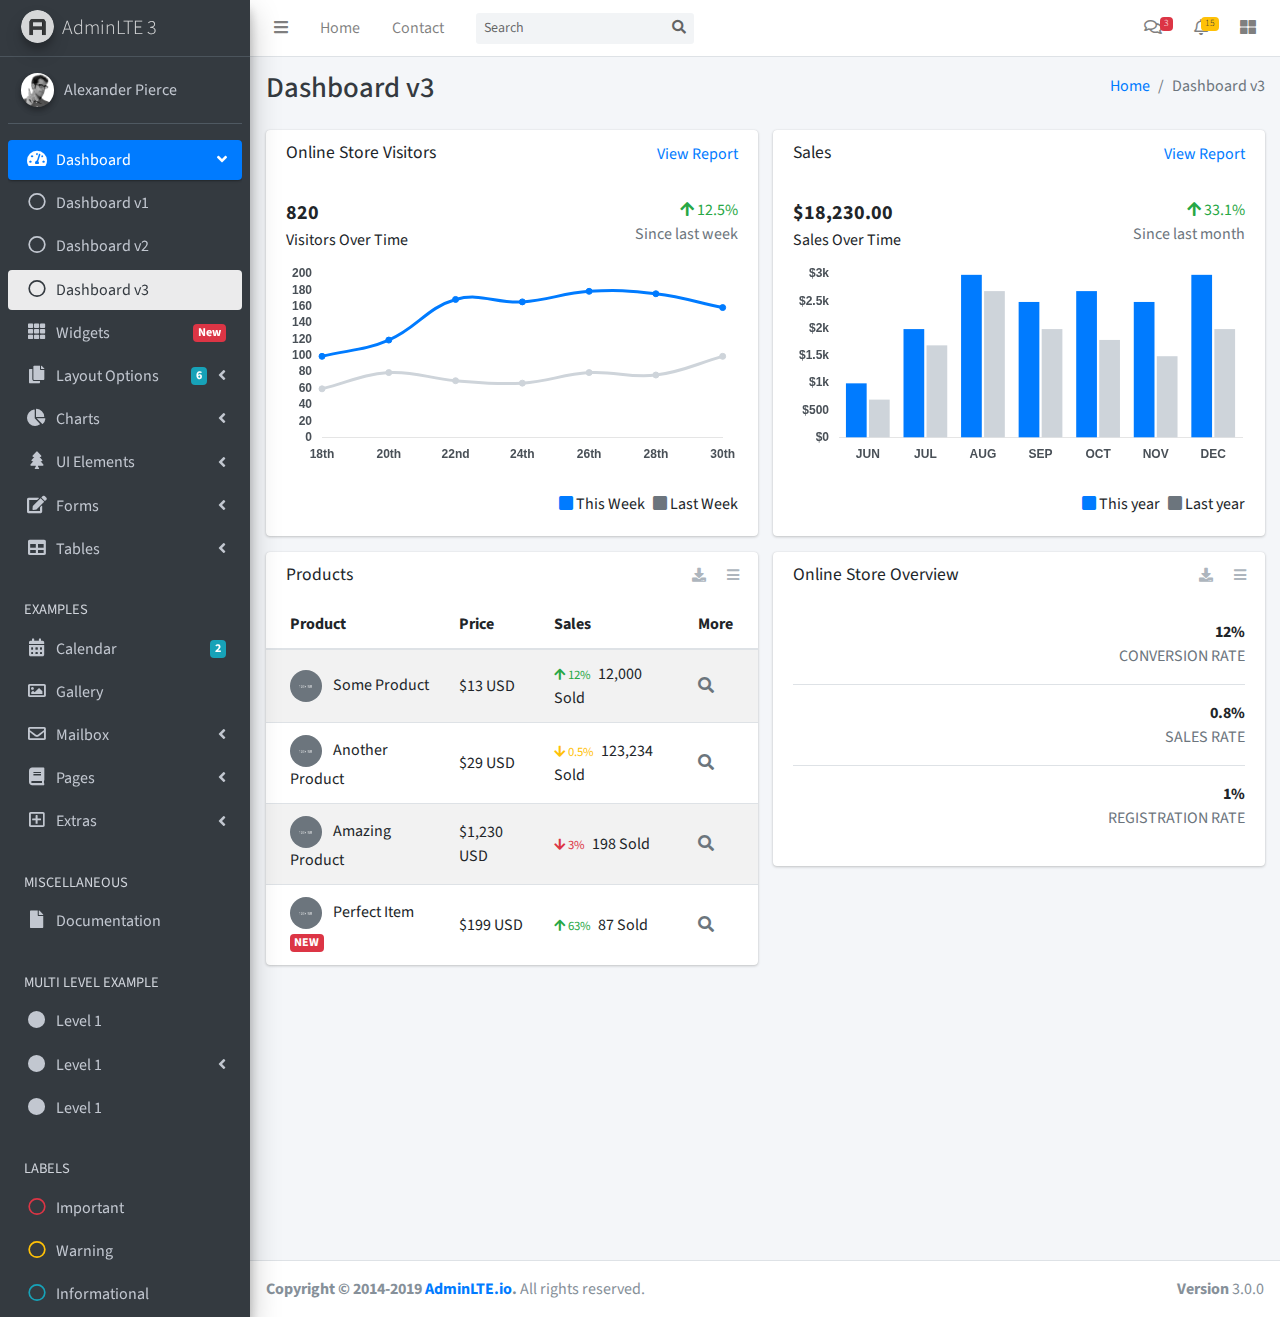
<file: assets/sb admin/index3.html>
<!DOCTYPE html>
<html lang="en">
<head>
  <meta charset="utf-8">
  <meta name="viewport" content="width=device-width, initial-scale=1">
  <meta http-equiv="x-ua-compatible" content="ie=edge">

  <title>AdminLTE 3 | Dashboard 3</title>

  <!-- Font Awesome Icons -->
  <link rel="stylesheet" href="plugins/fontawesome-free/css/all.min.css">
  <!-- IonIcons -->
  <link rel="stylesheet" href="http://code.ionicframework.com/ionicons/2.0.1/css/ionicons.min.css">
  <!-- Theme style -->
  <link rel="stylesheet" href="dist/css/adminlte.min.css">
  <!-- Google Font: Source Sans Pro -->
  <link href="https://fonts.googleapis.com/css?family=Source+Sans+Pro:300,400,400i,700" rel="stylesheet">
</head>
<!--
BODY TAG OPTIONS:
=================
Apply one or more of the following classes to to the body tag
to get the desired effect
|---------------------------------------------------------|
|LAYOUT OPTIONS | sidebar-collapse                        |
|               | sidebar-mini                            |
|---------------------------------------------------------|
-->
<body class="hold-transition sidebar-mini">
<div class="wrapper">
  <!-- Navbar -->
  <nav class="main-header navbar navbar-expand navbar-white navbar-light">
    <!-- Left navbar links -->
    <ul class="navbar-nav">
      <li class="nav-item">
        <a class="nav-link" data-widget="pushmenu" href="#"><i class="fas fa-bars"></i></a>
      </li>
      <li class="nav-item d-none d-sm-inline-block">
        <a href="index3.html" class="nav-link">Home</a>
      </li>
      <li class="nav-item d-none d-sm-inline-block">
        <a href="#" class="nav-link">Contact</a>
      </li>
    </ul>

    <!-- SEARCH FORM -->
    <form class="form-inline ml-3">
      <div class="input-group input-group-sm">
        <input class="form-control form-control-navbar" type="search" placeholder="Search" aria-label="Search">
        <div class="input-group-append">
          <button class="btn btn-navbar" type="submit">
            <i class="fas fa-search"></i>
          </button>
        </div>
      </div>
    </form>

    <!-- Right navbar links -->
    <ul class="navbar-nav ml-auto">
      <!-- Messages Dropdown Menu -->
      <li class="nav-item dropdown">
        <a class="nav-link" data-toggle="dropdown" href="#">
          <i class="far fa-comments"></i>
          <span class="badge badge-danger navbar-badge">3</span>
        </a>
        <div class="dropdown-menu dropdown-menu-lg dropdown-menu-right">
          <a href="#" class="dropdown-item">
            <!-- Message Start -->
            <div class="media">
              <img src="dist/img/user1-128x128.jpg" alt="User Avatar" class="img-size-50 mr-3 img-circle">
              <div class="media-body">
                <h3 class="dropdown-item-title">
                  Brad Diesel
                  <span class="float-right text-sm text-danger"><i class="fas fa-star"></i></span>
                </h3>
                <p class="text-sm">Call me whenever you can...</p>
                <p class="text-sm text-muted"><i class="far fa-clock mr-1"></i> 4 Hours Ago</p>
              </div>
            </div>
            <!-- Message End -->
          </a>
          <div class="dropdown-divider"></div>
          <a href="#" class="dropdown-item">
            <!-- Message Start -->
            <div class="media">
              <img src="dist/img/user8-128x128.jpg" alt="User Avatar" class="img-size-50 img-circle mr-3">
              <div class="media-body">
                <h3 class="dropdown-item-title">
                  John Pierce
                  <span class="float-right text-sm text-muted"><i class="fas fa-star"></i></span>
                </h3>
                <p class="text-sm">I got your message bro</p>
                <p class="text-sm text-muted"><i class="far fa-clock mr-1"></i> 4 Hours Ago</p>
              </div>
            </div>
            <!-- Message End -->
          </a>
          <div class="dropdown-divider"></div>
          <a href="#" class="dropdown-item">
            <!-- Message Start -->
            <div class="media">
              <img src="dist/img/user3-128x128.jpg" alt="User Avatar" class="img-size-50 img-circle mr-3">
              <div class="media-body">
                <h3 class="dropdown-item-title">
                  Nora Silvester
                  <span class="float-right text-sm text-warning"><i class="fas fa-star"></i></span>
                </h3>
                <p class="text-sm">The subject goes here</p>
                <p class="text-sm text-muted"><i class="far fa-clock mr-1"></i> 4 Hours Ago</p>
              </div>
            </div>
            <!-- Message End -->
          </a>
          <div class="dropdown-divider"></div>
          <a href="#" class="dropdown-item dropdown-footer">See All Messages</a>
        </div>
      </li>
      <!-- Notifications Dropdown Menu -->
      <li class="nav-item dropdown">
        <a class="nav-link" data-toggle="dropdown" href="#">
          <i class="far fa-bell"></i>
          <span class="badge badge-warning navbar-badge">15</span>
        </a>
        <div class="dropdown-menu dropdown-menu-lg dropdown-menu-right">
          <span class="dropdown-item dropdown-header">15 Notifications</span>
          <div class="dropdown-divider"></div>
          <a href="#" class="dropdown-item">
            <i class="fas fa-envelope mr-2"></i> 4 new messages
            <span class="float-right text-muted text-sm">3 mins</span>
          </a>
          <div class="dropdown-divider"></div>
          <a href="#" class="dropdown-item">
            <i class="fas fa-users mr-2"></i> 8 friend requests
            <span class="float-right text-muted text-sm">12 hours</span>
          </a>
          <div class="dropdown-divider"></div>
          <a href="#" class="dropdown-item">
            <i class="fas fa-file mr-2"></i> 3 new reports
            <span class="float-right text-muted text-sm">2 days</span>
          </a>
          <div class="dropdown-divider"></div>
          <a href="#" class="dropdown-item dropdown-footer">See All Notifications</a>
        </div>
      </li>
      <li class="nav-item">
        <a class="nav-link" data-widget="control-sidebar" data-slide="true" href="#"><i
            class="fas fa-th-large"></i></a>
      </li>
    </ul>
  </nav>
  <!-- /.navbar -->

  <!-- Main Sidebar Container -->
  <aside class="main-sidebar sidebar-dark-primary elevation-4">
    <!-- Brand Logo -->
    <a href="index3.html" class="brand-link">
      <img src="dist/img/AdminLTELogo.png" alt="AdminLTE Logo" class="brand-image img-circle elevation-3"
           style="opacity: .8">
      <span class="brand-text font-weight-light">AdminLTE 3</span>
    </a>

    <!-- Sidebar -->
    <div class="sidebar">
      <!-- Sidebar user panel (optional) -->
      <div class="user-panel mt-3 pb-3 mb-3 d-flex">
        <div class="image">
          <img src="dist/img/user2-160x160.jpg" class="img-circle elevation-2" alt="User Image">
        </div>
        <div class="info">
          <a href="#" class="d-block">Alexander Pierce</a>
        </div>
      </div>

      <!-- Sidebar Menu -->
      <nav class="mt-2">
        <ul class="nav nav-pills nav-sidebar flex-column" data-widget="treeview" role="menu" data-accordion="false">
          <!-- Add icons to the links using the .nav-icon class
               with font-awesome or any other icon font library -->
          <li class="nav-item has-treeview menu-open">
            <a href="#" class="nav-link active">
              <i class="nav-icon fas fa-tachometer-alt"></i>
              <p>
                Dashboard
                <i class="right fas fa-angle-left"></i>
              </p>
            </a>
            <ul class="nav nav-treeview">
              <li class="nav-item">
                <a href="./index.html" class="nav-link">
                  <i class="far fa-circle nav-icon"></i>
                  <p>Dashboard v1</p>
                </a>
              </li>
              <li class="nav-item">
                <a href="./index2.html" class="nav-link">
                  <i class="far fa-circle nav-icon"></i>
                  <p>Dashboard v2</p>
                </a>
              </li>
              <li class="nav-item">
                <a href="./index3.html" class="nav-link active">
                  <i class="far fa-circle nav-icon"></i>
                  <p>Dashboard v3</p>
                </a>
              </li>
            </ul>
          </li>
          <li class="nav-item">
            <a href="pages/widgets.html" class="nav-link">
              <i class="nav-icon fas fa-th"></i>
              <p>
                Widgets
                <span class="right badge badge-danger">New</span>
              </p>
            </a>
          </li>
          <li class="nav-item has-treeview">
            <a href="#" class="nav-link">
              <i class="nav-icon fas fa-copy"></i>
              <p>
                Layout Options
                <i class="fas fa-angle-left right"></i>
                <span class="badge badge-info right">6</span>
              </p>
            </a>
            <ul class="nav nav-treeview">
              <li class="nav-item">
                <a href="pages/layout/top-nav.html" class="nav-link">
                  <i class="far fa-circle nav-icon"></i>
                  <p>Top Navigation</p>
                </a>
              </li>
              <li class="nav-item">
                <a href="pages/layout/boxed.html" class="nav-link">
                  <i class="far fa-circle nav-icon"></i>
                  <p>Boxed</p>
                </a>
              </li>
              <li class="nav-item">
                <a href="pages/layout/fixed-sidebar.html" class="nav-link">
                  <i class="far fa-circle nav-icon"></i>
                  <p>Fixed Sidebar</p>
                </a>
              </li>
              <li class="nav-item">
                <a href="pages/layout/fixed-topnav.html" class="nav-link">
                  <i class="far fa-circle nav-icon"></i>
                  <p>Fixed Navbar</p>
                </a>
              </li>
              <li class="nav-item">
                <a href="pages/layout/fixed-footer.html" class="nav-link">
                  <i class="far fa-circle nav-icon"></i>
                  <p>Fixed Footer</p>
                </a>
              </li>
              <li class="nav-item">
                <a href="pages/layout/collapsed-sidebar.html" class="nav-link">
                  <i class="far fa-circle nav-icon"></i>
                  <p>Collapsed Sidebar</p>
                </a>
              </li>
            </ul>
          </li>
          <li class="nav-item has-treeview">
            <a href="#" class="nav-link">
              <i class="nav-icon fas fa-chart-pie"></i>
              <p>
                Charts
                <i class="right fas fa-angle-left"></i>
              </p>
            </a>
            <ul class="nav nav-treeview">
              <li class="nav-item">
                <a href="pages/charts/chartjs.html" class="nav-link">
                  <i class="far fa-circle nav-icon"></i>
                  <p>ChartJS</p>
                </a>
              </li>
              <li class="nav-item">
                <a href="pages/charts/flot.html" class="nav-link">
                  <i class="far fa-circle nav-icon"></i>
                  <p>Flot</p>
                </a>
              </li>
              <li class="nav-item">
                <a href="pages/charts/inline.html" class="nav-link">
                  <i class="far fa-circle nav-icon"></i>
                  <p>Inline</p>
                </a>
              </li>
            </ul>
          </li>
          <li class="nav-item has-treeview">
            <a href="#" class="nav-link">
              <i class="nav-icon fas fa-tree"></i>
              <p>
                UI Elements
                <i class="fas fa-angle-left right"></i>
              </p>
            </a>
            <ul class="nav nav-treeview">
              <li class="nav-item">
                <a href="pages/UI/general.html" class="nav-link">
                  <i class="far fa-circle nav-icon"></i>
                  <p>General</p>
                </a>
              </li>
              <li class="nav-item">
                <a href="pages/UI/icons.html" class="nav-link">
                  <i class="far fa-circle nav-icon"></i>
                  <p>Icons</p>
                </a>
              </li>
              <li class="nav-item">
                <a href="pages/UI/buttons.html" class="nav-link">
                  <i class="far fa-circle nav-icon"></i>
                  <p>Buttons</p>
                </a>
              </li>
              <li class="nav-item">
                <a href="pages/UI/sliders.html" class="nav-link">
                  <i class="far fa-circle nav-icon"></i>
                  <p>Sliders</p>
                </a>
              </li>
              <li class="nav-item">
                <a href="pages/UI/modals.html" class="nav-link">
                  <i class="far fa-circle nav-icon"></i>
                  <p>Modals & Alerts</p>
                </a>
              </li>
              <li class="nav-item">
                <a href="pages/UI/navbar.html" class="nav-link">
                  <i class="far fa-circle nav-icon"></i>
                  <p>Navbar & Tabs</p>
                </a>
              </li>
              <li class="nav-item">
                <a href="pages/UI/timeline.html" class="nav-link">
                  <i class="far fa-circle nav-icon"></i>
                  <p>Timeline</p>
                </a>
              </li>
              <li class="nav-item">
                <a href="pages/UI/ribbons.html" class="nav-link">
                  <i class="far fa-circle nav-icon"></i>
                  <p>Ribbons</p>
                </a>
              </li>
            </ul>
          </li>
          <li class="nav-item has-treeview">
            <a href="#" class="nav-link">
              <i class="nav-icon fas fa-edit"></i>
              <p>
                Forms
                <i class="fas fa-angle-left right"></i>
              </p>
            </a>
            <ul class="nav nav-treeview">
              <li class="nav-item">
                <a href="pages/forms/general.html" class="nav-link">
                  <i class="far fa-circle nav-icon"></i>
                  <p>General Elements</p>
                </a>
              </li>
              <li class="nav-item">
                <a href="pages/forms/advanced.html" class="nav-link">
                  <i class="far fa-circle nav-icon"></i>
                  <p>Advanced Elements</p>
                </a>
              </li>
              <li class="nav-item">
                <a href="pages/forms/editors.html" class="nav-link">
                  <i class="far fa-circle nav-icon"></i>
                  <p>Editors</p>
                </a>
              </li>
            </ul>
          </li>
          <li class="nav-item has-treeview">
            <a href="#" class="nav-link">
              <i class="nav-icon fas fa-table"></i>
              <p>
                Tables
                <i class="fas fa-angle-left right"></i>
              </p>
            </a>
            <ul class="nav nav-treeview">
              <li class="nav-item">
                <a href="pages/tables/simple.html" class="nav-link">
                  <i class="far fa-circle nav-icon"></i>
                  <p>Simple Tables</p>
                </a>
              </li>
              <li class="nav-item">
                <a href="pages/tables/data.html" class="nav-link">
                  <i class="far fa-circle nav-icon"></i>
                  <p>DataTables</p>
                </a>
              </li>
              <li class="nav-item">
                <a href="pages/tables/jsgrid.html" class="nav-link">
                  <i class="far fa-circle nav-icon"></i>
                  <p>jsGrid</p>
                </a>
              </li>
            </ul>
          </li>
          <li class="nav-header">EXAMPLES</li>
          <li class="nav-item">
            <a href="pages/calendar.html" class="nav-link">
              <i class="nav-icon fas fa-calendar-alt"></i>
              <p>
                Calendar
                <span class="badge badge-info right">2</span>
              </p>
            </a>
          </li>
          <li class="nav-item">
            <a href="pages/gallery.html" class="nav-link">
              <i class="nav-icon far fa-image"></i>
              <p>
                Gallery
              </p>
            </a>
          </li>
          <li class="nav-item has-treeview">
            <a href="#" class="nav-link">
              <i class="nav-icon far fa-envelope"></i>
              <p>
                Mailbox
                <i class="fas fa-angle-left right"></i>
              </p>
            </a>
            <ul class="nav nav-treeview">
              <li class="nav-item">
                <a href="pages/mailbox/mailbox.html" class="nav-link">
                  <i class="far fa-circle nav-icon"></i>
                  <p>Inbox</p>
                </a>
              </li>
              <li class="nav-item">
                <a href="pages/mailbox/compose.html" class="nav-link">
                  <i class="far fa-circle nav-icon"></i>
                  <p>Compose</p>
                </a>
              </li>
              <li class="nav-item">
                <a href="pages/mailbox/read-mail.html" class="nav-link">
                  <i class="far fa-circle nav-icon"></i>
                  <p>Read</p>
                </a>
              </li>
            </ul>
          </li>
          <li class="nav-item has-treeview">
            <a href="#" class="nav-link">
              <i class="nav-icon fas fa-book"></i>
              <p>
                Pages
                <i class="fas fa-angle-left right"></i>
              </p>
            </a>
            <ul class="nav nav-treeview">
              <li class="nav-item">
                <a href="pages/examples/invoice.html" class="nav-link">
                  <i class="far fa-circle nav-icon"></i>
                  <p>Invoice</p>
                </a>
              </li>
              <li class="nav-item">
                <a href="pages/examples/profile.html" class="nav-link">
                  <i class="far fa-circle nav-icon"></i>
                  <p>Profile</p>
                </a>
              </li>
              <li class="nav-item">
                <a href="pages/examples/e_commerce.html" class="nav-link">
                  <i class="far fa-circle nav-icon"></i>
                  <p>E-commerce</p>
                </a>
              </li>
              <li class="nav-item">
                <a href="pages/examples/projects.html" class="nav-link">
                  <i class="far fa-circle nav-icon"></i>
                  <p>Projects</p>
                </a>
              </li>
              <li class="nav-item">
                <a href="pages/examples/project_add.html" class="nav-link">
                  <i class="far fa-circle nav-icon"></i>
                  <p>Project Add</p>
                </a>
              </li>
              <li class="nav-item">
                <a href="pages/examples/project_edit.html" class="nav-link">
                  <i class="far fa-circle nav-icon"></i>
                  <p>Project Edit</p>
                </a>
              </li>
              <li class="nav-item">
                <a href="pages/examples/project_detail.html" class="nav-link">
                  <i class="far fa-circle nav-icon"></i>
                  <p>Project Detail</p>
                </a>
              </li>
              <li class="nav-item">
                <a href="pages/examples/contacts.html" class="nav-link">
                  <i class="far fa-circle nav-icon"></i>
                  <p>Contacts</p>
                </a>
              </li>
            </ul>
          </li>
          <li class="nav-item has-treeview">
            <a href="#" class="nav-link">
              <i class="nav-icon far fa-plus-square"></i>
              <p>
                Extras
                <i class="fas fa-angle-left right"></i>
              </p>
            </a>
            <ul class="nav nav-treeview">
              <li class="nav-item">
                <a href="pages/examples/login.html" class="nav-link">
                  <i class="far fa-circle nav-icon"></i>
                  <p>Login</p>
                </a>
              </li>
              <li class="nav-item">
                <a href="pages/examples/register.html" class="nav-link">
                  <i class="far fa-circle nav-icon"></i>
                  <p>Register</p>
                </a>
              </li>
              <li class="nav-item">
                <a href="pages/examples/forgot-password.html" class="nav-link">
                  <i class="far fa-circle nav-icon"></i>
                  <p>Forgot Password</p>
                </a>
              </li>
              <li class="nav-item">
                <a href="pages/examples/recover-password.html" class="nav-link">
                  <i class="far fa-circle nav-icon"></i>
                  <p>Recover Password</p>
                </a>
              </li>
              <li class="nav-item">
                <a href="pages/examples/lockscreen.html" class="nav-link">
                  <i class="far fa-circle nav-icon"></i>
                  <p>Lockscreen</p>
                </a>
              </li>
              <li class="nav-item">
                <a href="pages/examples/legacy-user-menu.html" class="nav-link">
                  <i class="far fa-circle nav-icon"></i>
                  <p>Legacy User Menu</p>
                </a>
              </li>
              <li class="nav-item">
                <a href="pages/examples/language-menu.html" class="nav-link">
                  <i class="far fa-circle nav-icon"></i>
                  <p>Language Menu</p>
                </a>
              </li>
              <li class="nav-item">
                <a href="pages/examples/404.html" class="nav-link">
                  <i class="far fa-circle nav-icon"></i>
                  <p>Error 404</p>
                </a>
              </li>
              <li class="nav-item">
                <a href="pages/examples/500.html" class="nav-link">
                  <i class="far fa-circle nav-icon"></i>
                  <p>Error 500</p>
                </a>
              </li>
              <li class="nav-item">
                <a href="pages/examples/pace.html" class="nav-link">
                  <i class="far fa-circle nav-icon"></i>
                  <p>Pace</p>
                </a>
              </li>
              <li class="nav-item">
                <a href="pages/examples/blank.html" class="nav-link">
                  <i class="far fa-circle nav-icon"></i>
                  <p>Blank Page</p>
                </a>
              </li>
              <li class="nav-item">
                <a href="starter.html" class="nav-link">
                  <i class="far fa-circle nav-icon"></i>
                  <p>Starter Page</p>
                </a>
              </li>
            </ul>
          </li>
          <li class="nav-header">MISCELLANEOUS</li>
          <li class="nav-item">
            <a href="https://adminlte.io/docs/3.0" class="nav-link">
              <i class="nav-icon fas fa-file"></i>
              <p>Documentation</p>
            </a>
          </li>
          <li class="nav-header">MULTI LEVEL EXAMPLE</li>
          <li class="nav-item">
            <a href="#" class="nav-link">
              <i class="fas fa-circle nav-icon"></i>
              <p>Level 1</p>
            </a>
          </li>
          <li class="nav-item has-treeview">
            <a href="#" class="nav-link">
              <i class="nav-icon fas fa-circle"></i>
              <p>
                Level 1
                <i class="right fas fa-angle-left"></i>
              </p>
            </a>
            <ul class="nav nav-treeview">
              <li class="nav-item">
                <a href="#" class="nav-link">
                  <i class="far fa-circle nav-icon"></i>
                  <p>Level 2</p>
                </a>
              </li>
              <li class="nav-item has-treeview">
                <a href="#" class="nav-link">
                  <i class="far fa-circle nav-icon"></i>
                  <p>
                    Level 2
                    <i class="right fas fa-angle-left"></i>
                  </p>
                </a>
                <ul class="nav nav-treeview">
                  <li class="nav-item">
                    <a href="#" class="nav-link">
                      <i class="far fa-dot-circle nav-icon"></i>
                      <p>Level 3</p>
                    </a>
                  </li>
                  <li class="nav-item">
                    <a href="#" class="nav-link">
                      <i class="far fa-dot-circle nav-icon"></i>
                      <p>Level 3</p>
                    </a>
                  </li>
                  <li class="nav-item">
                    <a href="#" class="nav-link">
                      <i class="far fa-dot-circle nav-icon"></i>
                      <p>Level 3</p>
                    </a>
                  </li>
                </ul>
              </li>
              <li class="nav-item">
                <a href="#" class="nav-link">
                  <i class="far fa-circle nav-icon"></i>
                  <p>Level 2</p>
                </a>
              </li>
            </ul>
          </li>
          <li class="nav-item">
            <a href="#" class="nav-link">
              <i class="fas fa-circle nav-icon"></i>
              <p>Level 1</p>
            </a>
          </li>
          <li class="nav-header">LABELS</li>
          <li class="nav-item">
            <a href="#" class="nav-link">
              <i class="nav-icon far fa-circle text-danger"></i>
              <p class="text">Important</p>
            </a>
          </li>
          <li class="nav-item">
            <a href="#" class="nav-link">
              <i class="nav-icon far fa-circle text-warning"></i>
              <p>Warning</p>
            </a>
          </li>
          <li class="nav-item">
            <a href="#" class="nav-link">
              <i class="nav-icon far fa-circle text-info"></i>
              <p>Informational</p>
            </a>
          </li>
        </ul>
      </nav>
      <!-- /.sidebar-menu -->
    </div>
    <!-- /.sidebar -->
  </aside>

  <!-- Content Wrapper. Contains page content -->
  <div class="content-wrapper">
    <!-- Content Header (Page header) -->
    <div class="content-header">
      <div class="container-fluid">
        <div class="row mb-2">
          <div class="col-sm-6">
            <h1 class="m-0 text-dark">Dashboard v3</h1>
          </div><!-- /.col -->
          <div class="col-sm-6">
            <ol class="breadcrumb float-sm-right">
              <li class="breadcrumb-item"><a href="#">Home</a></li>
              <li class="breadcrumb-item active">Dashboard v3</li>
            </ol>
          </div><!-- /.col -->
        </div><!-- /.row -->
      </div><!-- /.container-fluid -->
    </div>
    <!-- /.content-header -->

    <!-- Main content -->
    <div class="content">
      <div class="container-fluid">
        <div class="row">
          <div class="col-lg-6">
            <div class="card">
              <div class="card-header border-0">
                <div class="d-flex justify-content-between">
                  <h3 class="card-title">Online Store Visitors</h3>
                  <a href="javascript:void(0);">View Report</a>
                </div>
              </div>
              <div class="card-body">
                <div class="d-flex">
                  <p class="d-flex flex-column">
                    <span class="text-bold text-lg">820</span>
                    <span>Visitors Over Time</span>
                  </p>
                  <p class="ml-auto d-flex flex-column text-right">
                    <span class="text-success">
                      <i class="fas fa-arrow-up"></i> 12.5%
                    </span>
                    <span class="text-muted">Since last week</span>
                  </p>
                </div>
                <!-- /.d-flex -->

                <div class="position-relative mb-4">
                  <canvas id="visitors-chart" height="200"></canvas>
                </div>

                <div class="d-flex flex-row justify-content-end">
                  <span class="mr-2">
                    <i class="fas fa-square text-primary"></i> This Week
                  </span>

                  <span>
                    <i class="fas fa-square text-gray"></i> Last Week
                  </span>
                </div>
              </div>
            </div>
            <!-- /.card -->

            <div class="card">
              <div class="card-header border-0">
                <h3 class="card-title">Products</h3>
                <div class="card-tools">
                  <a href="#" class="btn btn-tool btn-sm">
                    <i class="fas fa-download"></i>
                  </a>
                  <a href="#" class="btn btn-tool btn-sm">
                    <i class="fas fa-bars"></i>
                  </a>
                </div>
              </div>
              <div class="card-body p-0">
                <table class="table table-striped table-valign-middle">
                  <thead>
                  <tr>
                    <th>Product</th>
                    <th>Price</th>
                    <th>Sales</th>
                    <th>More</th>
                  </tr>
                  </thead>
                  <tbody>
                  <tr>
                    <td>
                      <img src="dist/img/default-150x150.png" alt="Product 1" class="img-circle img-size-32 mr-2">
                      Some Product
                    </td>
                    <td>$13 USD</td>
                    <td>
                      <small class="text-success mr-1">
                        <i class="fas fa-arrow-up"></i>
                        12%
                      </small>
                      12,000 Sold
                    </td>
                    <td>
                      <a href="#" class="text-muted">
                        <i class="fas fa-search"></i>
                      </a>
                    </td>
                  </tr>
                  <tr>
                    <td>
                      <img src="dist/img/default-150x150.png" alt="Product 1" class="img-circle img-size-32 mr-2">
                      Another Product
                    </td>
                    <td>$29 USD</td>
                    <td>
                      <small class="text-warning mr-1">
                        <i class="fas fa-arrow-down"></i>
                        0.5%
                      </small>
                      123,234 Sold
                    </td>
                    <td>
                      <a href="#" class="text-muted">
                        <i class="fas fa-search"></i>
                      </a>
                    </td>
                  </tr>
                  <tr>
                    <td>
                      <img src="dist/img/default-150x150.png" alt="Product 1" class="img-circle img-size-32 mr-2">
                      Amazing Product
                    </td>
                    <td>$1,230 USD</td>
                    <td>
                      <small class="text-danger mr-1">
                        <i class="fas fa-arrow-down"></i>
                        3%
                      </small>
                      198 Sold
                    </td>
                    <td>
                      <a href="#" class="text-muted">
                        <i class="fas fa-search"></i>
                      </a>
                    </td>
                  </tr>
                  <tr>
                    <td>
                      <img src="dist/img/default-150x150.png" alt="Product 1" class="img-circle img-size-32 mr-2">
                      Perfect Item
                      <span class="badge bg-danger">NEW</span>
                    </td>
                    <td>$199 USD</td>
                    <td>
                      <small class="text-success mr-1">
                        <i class="fas fa-arrow-up"></i>
                        63%
                      </small>
                      87 Sold
                    </td>
                    <td>
                      <a href="#" class="text-muted">
                        <i class="fas fa-search"></i>
                      </a>
                    </td>
                  </tr>
                  </tbody>
                </table>
              </div>
            </div>
            <!-- /.card -->
          </div>
          <!-- /.col-md-6 -->
          <div class="col-lg-6">
            <div class="card">
              <div class="card-header border-0">
                <div class="d-flex justify-content-between">
                  <h3 class="card-title">Sales</h3>
                  <a href="javascript:void(0);">View Report</a>
                </div>
              </div>
              <div class="card-body">
                <div class="d-flex">
                  <p class="d-flex flex-column">
                    <span class="text-bold text-lg">$18,230.00</span>
                    <span>Sales Over Time</span>
                  </p>
                  <p class="ml-auto d-flex flex-column text-right">
                    <span class="text-success">
                      <i class="fas fa-arrow-up"></i> 33.1%
                    </span>
                    <span class="text-muted">Since last month</span>
                  </p>
                </div>
                <!-- /.d-flex -->

                <div class="position-relative mb-4">
                  <canvas id="sales-chart" height="200"></canvas>
                </div>

                <div class="d-flex flex-row justify-content-end">
                  <span class="mr-2">
                    <i class="fas fa-square text-primary"></i> This year
                  </span>

                  <span>
                    <i class="fas fa-square text-gray"></i> Last year
                  </span>
                </div>
              </div>
            </div>
            <!-- /.card -->

            <div class="card">
              <div class="card-header border-0">
                <h3 class="card-title">Online Store Overview</h3>
                <div class="card-tools">
                  <a href="#" class="btn btn-sm btn-tool">
                    <i class="fas fa-download"></i>
                  </a>
                  <a href="#" class="btn btn-sm btn-tool">
                    <i class="fas fa-bars"></i>
                  </a>
                </div>
              </div>
              <div class="card-body">
                <div class="d-flex justify-content-between align-items-center border-bottom mb-3">
                  <p class="text-success text-xl">
                    <i class="ion ion-ios-refresh-empty"></i>
                  </p>
                  <p class="d-flex flex-column text-right">
                    <span class="font-weight-bold">
                      <i class="ion ion-android-arrow-up text-success"></i> 12%
                    </span>
                    <span class="text-muted">CONVERSION RATE</span>
                  </p>
                </div>
                <!-- /.d-flex -->
                <div class="d-flex justify-content-between align-items-center border-bottom mb-3">
                  <p class="text-warning text-xl">
                    <i class="ion ion-ios-cart-outline"></i>
                  </p>
                  <p class="d-flex flex-column text-right">
                    <span class="font-weight-bold">
                      <i class="ion ion-android-arrow-up text-warning"></i> 0.8%
                    </span>
                    <span class="text-muted">SALES RATE</span>
                  </p>
                </div>
                <!-- /.d-flex -->
                <div class="d-flex justify-content-between align-items-center mb-0">
                  <p class="text-danger text-xl">
                    <i class="ion ion-ios-people-outline"></i>
                  </p>
                  <p class="d-flex flex-column text-right">
                    <span class="font-weight-bold">
                      <i class="ion ion-android-arrow-down text-danger"></i> 1%
                    </span>
                    <span class="text-muted">REGISTRATION RATE</span>
                  </p>
                </div>
                <!-- /.d-flex -->
              </div>
            </div>
          </div>
          <!-- /.col-md-6 -->
        </div>
        <!-- /.row -->
      </div>
      <!-- /.container-fluid -->
    </div>
    <!-- /.content -->
  </div>
  <!-- /.content-wrapper -->

  <!-- Control Sidebar -->
  <aside class="control-sidebar control-sidebar-dark">
    <!-- Control sidebar content goes here -->
  </aside>
  <!-- /.control-sidebar -->

  <!-- Main Footer -->
  <footer class="main-footer">
    <strong>Copyright &copy; 2014-2019 <a href="http://adminlte.io">AdminLTE.io</a>.</strong>
    All rights reserved.
    <div class="float-right d-none d-sm-inline-block">
      <b>Version</b> 3.0.0
    </div>
  </footer>
</div>
<!-- ./wrapper -->

<!-- REQUIRED SCRIPTS -->

<!-- jQuery -->
<script src="plugins/jquery/jquery.min.js"></script>
<!-- Bootstrap -->
<script src="plugins/bootstrap/js/bootstrap.bundle.min.js"></script>
<!-- AdminLTE -->
<script src="dist/js/adminlte.js"></script>

<!-- OPTIONAL SCRIPTS -->
<script src="plugins/chart.js/Chart.min.js"></script>
<script src="dist/js/demo.js"></script>
<script src="dist/js/pages/dashboard3.js"></script>
</body>
</html>
</file>
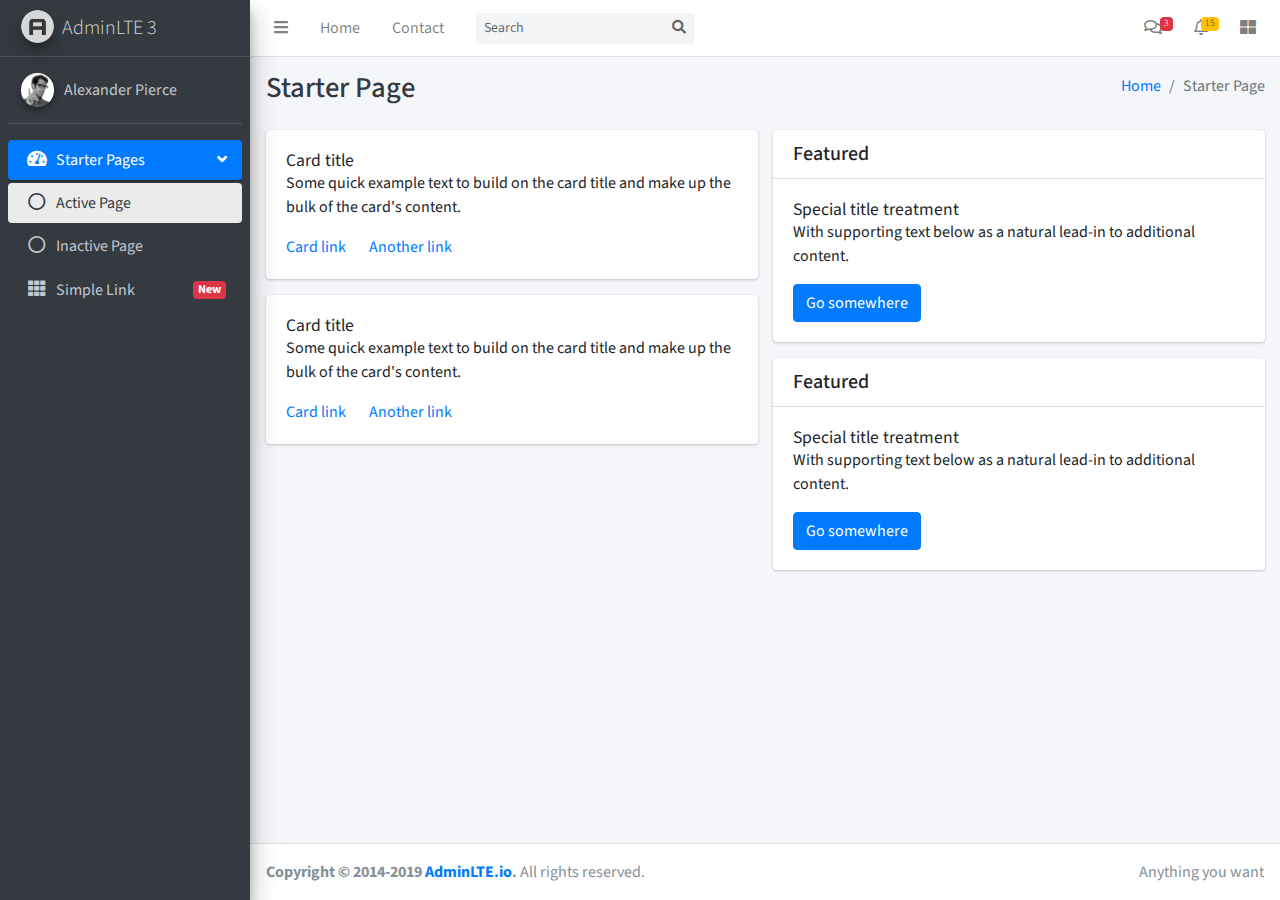
<file: assets/sb admin/starter.html>
<!DOCTYPE html>
<!--
This is a starter template page. Use this page to start your new project from
scratch. This page gets rid of all links and provides the needed markup only.
-->
<html lang="en">
<head>
  <meta charset="utf-8">
  <meta name="viewport" content="width=device-width, initial-scale=1">
  <meta http-equiv="x-ua-compatible" content="ie=edge">

  <title>AdminLTE 3 | Starter</title>

  <!-- Font Awesome Icons -->
  <link rel="stylesheet" href="plugins/fontawesome-free/css/all.min.css">
  <!-- Theme style -->
  <link rel="stylesheet" href="dist/css/adminlte.min.css">
  <!-- Google Font: Source Sans Pro -->
  <link href="https://fonts.googleapis.com/css?family=Source+Sans+Pro:300,400,400i,700" rel="stylesheet">
</head>
<body class="hold-transition sidebar-mini">
<div class="wrapper">

  <!-- Navbar -->
  <nav class="main-header navbar navbar-expand navbar-white navbar-light">
    <!-- Left navbar links -->
    <ul class="navbar-nav">
      <li class="nav-item">
        <a class="nav-link" data-widget="pushmenu" href="#"><i class="fas fa-bars"></i></a>
      </li>
      <li class="nav-item d-none d-sm-inline-block">
        <a href="index3.html" class="nav-link">Home</a>
      </li>
      <li class="nav-item d-none d-sm-inline-block">
        <a href="#" class="nav-link">Contact</a>
      </li>
    </ul>

    <!-- SEARCH FORM -->
    <form class="form-inline ml-3">
      <div class="input-group input-group-sm">
        <input class="form-control form-control-navbar" type="search" placeholder="Search" aria-label="Search">
        <div class="input-group-append">
          <button class="btn btn-navbar" type="submit">
            <i class="fas fa-search"></i>
          </button>
        </div>
      </div>
    </form>

    <!-- Right navbar links -->
    <ul class="navbar-nav ml-auto">
      <!-- Messages Dropdown Menu -->
      <li class="nav-item dropdown">
        <a class="nav-link" data-toggle="dropdown" href="#">
          <i class="far fa-comments"></i>
          <span class="badge badge-danger navbar-badge">3</span>
        </a>
        <div class="dropdown-menu dropdown-menu-lg dropdown-menu-right">
          <a href="#" class="dropdown-item">
            <!-- Message Start -->
            <div class="media">
              <img src="dist/img/user1-128x128.jpg" alt="User Avatar" class="img-size-50 mr-3 img-circle">
              <div class="media-body">
                <h3 class="dropdown-item-title">
                  Brad Diesel
                  <span class="float-right text-sm text-danger"><i class="fas fa-star"></i></span>
                </h3>
                <p class="text-sm">Call me whenever you can...</p>
                <p class="text-sm text-muted"><i class="far fa-clock mr-1"></i> 4 Hours Ago</p>
              </div>
            </div>
            <!-- Message End -->
          </a>
          <div class="dropdown-divider"></div>
          <a href="#" class="dropdown-item">
            <!-- Message Start -->
            <div class="media">
              <img src="dist/img/user8-128x128.jpg" alt="User Avatar" class="img-size-50 img-circle mr-3">
              <div class="media-body">
                <h3 class="dropdown-item-title">
                  John Pierce
                  <span class="float-right text-sm text-muted"><i class="fas fa-star"></i></span>
                </h3>
                <p class="text-sm">I got your message bro</p>
                <p class="text-sm text-muted"><i class="far fa-clock mr-1"></i> 4 Hours Ago</p>
              </div>
            </div>
            <!-- Message End -->
          </a>
          <div class="dropdown-divider"></div>
          <a href="#" class="dropdown-item">
            <!-- Message Start -->
            <div class="media">
              <img src="dist/img/user3-128x128.jpg" alt="User Avatar" class="img-size-50 img-circle mr-3">
              <div class="media-body">
                <h3 class="dropdown-item-title">
                  Nora Silvester
                  <span class="float-right text-sm text-warning"><i class="fas fa-star"></i></span>
                </h3>
                <p class="text-sm">The subject goes here</p>
                <p class="text-sm text-muted"><i class="far fa-clock mr-1"></i> 4 Hours Ago</p>
              </div>
            </div>
            <!-- Message End -->
          </a>
          <div class="dropdown-divider"></div>
          <a href="#" class="dropdown-item dropdown-footer">See All Messages</a>
        </div>
      </li>
      <!-- Notifications Dropdown Menu -->
      <li class="nav-item dropdown">
        <a class="nav-link" data-toggle="dropdown" href="#">
          <i class="far fa-bell"></i>
          <span class="badge badge-warning navbar-badge">15</span>
        </a>
        <div class="dropdown-menu dropdown-menu-lg dropdown-menu-right">
          <span class="dropdown-header">15 Notifications</span>
          <div class="dropdown-divider"></div>
          <a href="#" class="dropdown-item">
            <i class="fas fa-envelope mr-2"></i> 4 new messages
            <span class="float-right text-muted text-sm">3 mins</span>
          </a>
          <div class="dropdown-divider"></div>
          <a href="#" class="dropdown-item">
            <i class="fas fa-users mr-2"></i> 8 friend requests
            <span class="float-right text-muted text-sm">12 hours</span>
          </a>
          <div class="dropdown-divider"></div>
          <a href="#" class="dropdown-item">
            <i class="fas fa-file mr-2"></i> 3 new reports
            <span class="float-right text-muted text-sm">2 days</span>
          </a>
          <div class="dropdown-divider"></div>
          <a href="#" class="dropdown-item dropdown-footer">See All Notifications</a>
        </div>
      </li>
      <li class="nav-item">
        <a class="nav-link" data-widget="control-sidebar" data-slide="true" href="#"><i
            class="fas fa-th-large"></i></a>
      </li>
    </ul>
  </nav>
  <!-- /.navbar -->

  <!-- Main Sidebar Container -->
  <aside class="main-sidebar sidebar-dark-primary elevation-4">
    <!-- Brand Logo -->
    <a href="index3.html" class="brand-link">
      <img src="dist/img/AdminLTELogo.png" alt="AdminLTE Logo" class="brand-image img-circle elevation-3"
           style="opacity: .8">
      <span class="brand-text font-weight-light">AdminLTE 3</span>
    </a>

    <!-- Sidebar -->
    <div class="sidebar">
      <!-- Sidebar user panel (optional) -->
      <div class="user-panel mt-3 pb-3 mb-3 d-flex">
        <div class="image">
          <img src="dist/img/user2-160x160.jpg" class="img-circle elevation-2" alt="User Image">
        </div>
        <div class="info">
          <a href="#" class="d-block">Alexander Pierce</a>
        </div>
      </div>

      <!-- Sidebar Menu -->
      <nav class="mt-2">
        <ul class="nav nav-pills nav-sidebar flex-column" data-widget="treeview" role="menu" data-accordion="false">
          <!-- Add icons to the links using the .nav-icon class
               with font-awesome or any other icon font library -->
          <li class="nav-item has-treeview menu-open">
            <a href="#" class="nav-link active">
              <i class="nav-icon fas fa-tachometer-alt"></i>
              <p>
                Starter Pages
                <i class="right fas fa-angle-left"></i>
              </p>
            </a>
            <ul class="nav nav-treeview">
              <li class="nav-item">
                <a href="#" class="nav-link active">
                  <i class="far fa-circle nav-icon"></i>
                  <p>Active Page</p>
                </a>
              </li>
              <li class="nav-item">
                <a href="#" class="nav-link">
                  <i class="far fa-circle nav-icon"></i>
                  <p>Inactive Page</p>
                </a>
              </li>
            </ul>
          </li>
          <li class="nav-item">
            <a href="#" class="nav-link">
              <i class="nav-icon fas fa-th"></i>
              <p>
                Simple Link
                <span class="right badge badge-danger">New</span>
              </p>
            </a>
          </li>
        </ul>
      </nav>
      <!-- /.sidebar-menu -->
    </div>
    <!-- /.sidebar -->
  </aside>

  <!-- Content Wrapper. Contains page content -->
  <div class="content-wrapper">
    <!-- Content Header (Page header) -->
    <div class="content-header">
      <div class="container-fluid">
        <div class="row mb-2">
          <div class="col-sm-6">
            <h1 class="m-0 text-dark">Starter Page</h1>
          </div><!-- /.col -->
          <div class="col-sm-6">
            <ol class="breadcrumb float-sm-right">
              <li class="breadcrumb-item"><a href="#">Home</a></li>
              <li class="breadcrumb-item active">Starter Page</li>
            </ol>
          </div><!-- /.col -->
        </div><!-- /.row -->
      </div><!-- /.container-fluid -->
    </div>
    <!-- /.content-header -->

    <!-- Main content -->
    <div class="content">
      <div class="container-fluid">
        <div class="row">
          <div class="col-lg-6">
            <div class="card">
              <div class="card-body">
                <h5 class="card-title">Card title</h5>

                <p class="card-text">
                  Some quick example text to build on the card title and make up the bulk of the card's
                  content.
                </p>

                <a href="#" class="card-link">Card link</a>
                <a href="#" class="card-link">Another link</a>
              </div>
            </div>

            <div class="card card-primary card-outline">
              <div class="card-body">
                <h5 class="card-title">Card title</h5>

                <p class="card-text">
                  Some quick example text to build on the card title and make up the bulk of the card's
                  content.
                </p>
                <a href="#" class="card-link">Card link</a>
                <a href="#" class="card-link">Another link</a>
              </div>
            </div><!-- /.card -->
          </div>
          <!-- /.col-md-6 -->
          <div class="col-lg-6">
            <div class="card">
              <div class="card-header">
                <h5 class="m-0">Featured</h5>
              </div>
              <div class="card-body">
                <h6 class="card-title">Special title treatment</h6>

                <p class="card-text">With supporting text below as a natural lead-in to additional content.</p>
                <a href="#" class="btn btn-primary">Go somewhere</a>
              </div>
            </div>

            <div class="card card-primary card-outline">
              <div class="card-header">
                <h5 class="m-0">Featured</h5>
              </div>
              <div class="card-body">
                <h6 class="card-title">Special title treatment</h6>

                <p class="card-text">With supporting text below as a natural lead-in to additional content.</p>
                <a href="#" class="btn btn-primary">Go somewhere</a>
              </div>
            </div>
          </div>
          <!-- /.col-md-6 -->
        </div>
        <!-- /.row -->
      </div><!-- /.container-fluid -->
    </div>
    <!-- /.content -->
  </div>
  <!-- /.content-wrapper -->

  <!-- Control Sidebar -->
  <aside class="control-sidebar control-sidebar-dark">
    <!-- Control sidebar content goes here -->
    <div class="p-3">
      <h5>Title</h5>
      <p>Sidebar content</p>
    </div>
  </aside>
  <!-- /.control-sidebar -->

  <!-- Main Footer -->
  <footer class="main-footer">
    <!-- To the right -->
    <div class="float-right d-none d-sm-inline">
      Anything you want
    </div>
    <!-- Default to the left -->
    <strong>Copyright &copy; 2014-2019 <a href="https://adminlte.io">AdminLTE.io</a>.</strong> All rights reserved.
  </footer>
</div>
<!-- ./wrapper -->

<!-- REQUIRED SCRIPTS -->

<!-- jQuery -->
<script src="plugins/jquery/jquery.min.js"></script>
<!-- Bootstrap 4 -->
<script src="plugins/bootstrap/js/bootstrap.bundle.min.js"></script>
<!-- AdminLTE App -->
<script src="dist/js/adminlte.min.js"></script>
</body>
</html>
</file>
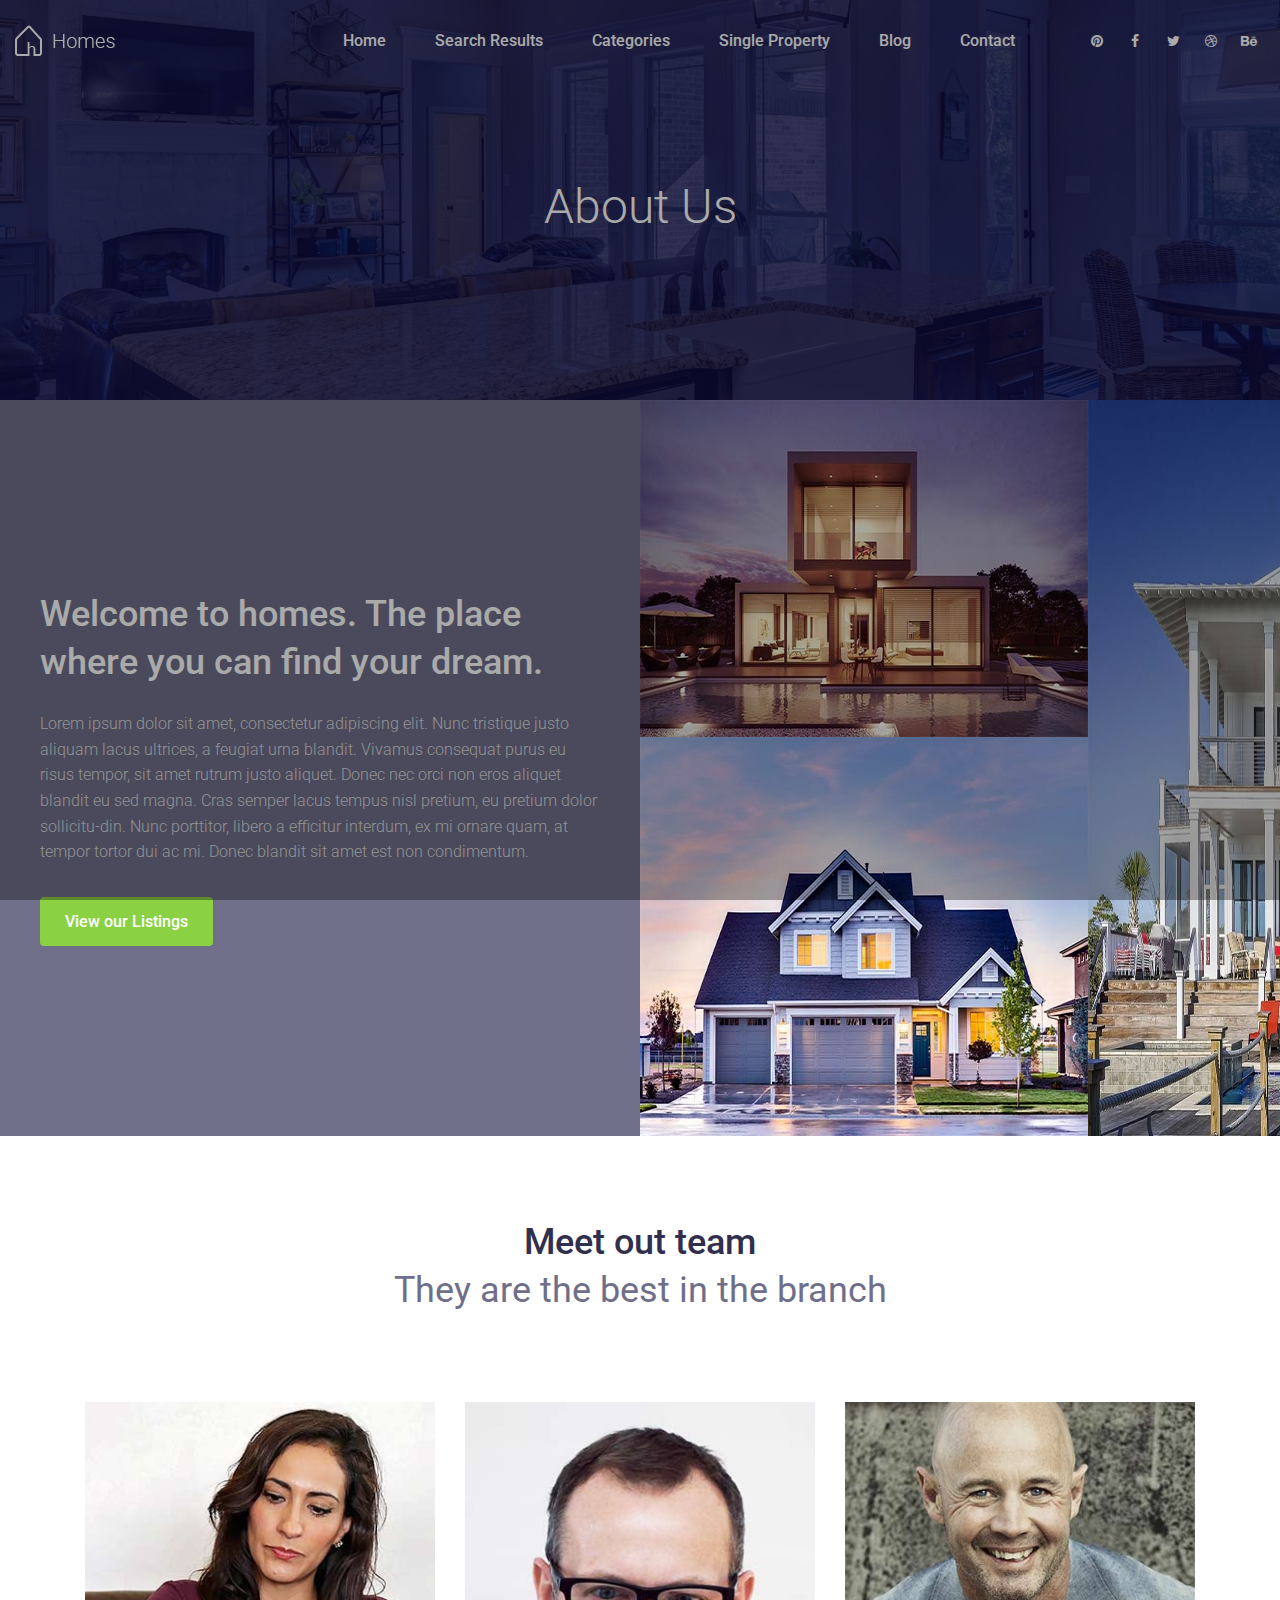
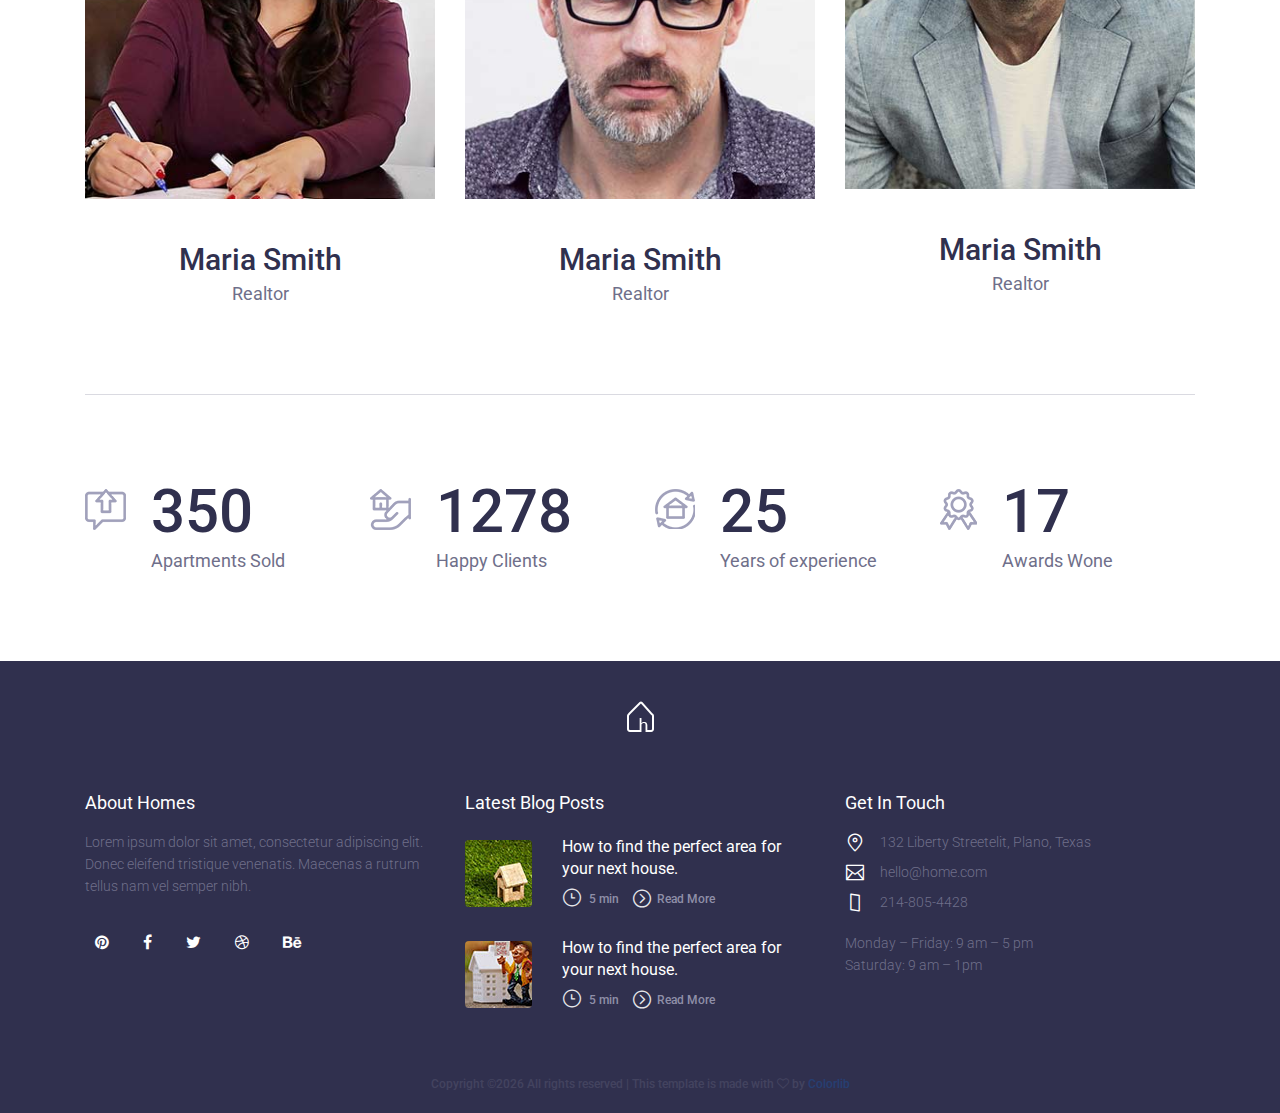
<file: views/Frontend/about.html>
<!DOCTYPE html>
<html lang="en">

<head>
    <meta charset="UTF-8">
    <meta name="description" content="Homes Template">
    <meta name="keywords" content="Homes, unica, creative, html">
    <meta name="viewport" content="width=device-width, initial-scale=1.0">
    <meta http-equiv="X-UA-Compatible" content="ie=edge">
    <title>About Page | Template</title>

    <!-- Google Font -->
    <link href="https://fonts.googleapis.com/css?family=Roboto:100,100i,300,300i,400,400i,500,500i,700,700i,900,900i"
        rel="stylesheet">

    <!-- Css Styles -->
    <link rel="stylesheet" href="css/bootstrap.min.css" type="text/css">
    <link rel="stylesheet" href="css/font-awesome.min.css" type="text/css">
    <link rel="stylesheet" href="css/nice-select.css" type="text/css">
    <link rel="stylesheet" href="css/owl.carousel.min.css" type="text/css">
    <link rel="stylesheet" href="css/slicknav.min.css" type="text/css">
    <link rel="stylesheet" href="css/flaticon.css" type="text/css">
    <link rel="stylesheet" href="css/style.css" type="text/css">
</head>

<body>
    <!-- Page Preloder -->
    <div id="preloder">
        <div class="loader"></div>
    </div>
    <!-- Header Section Begin -->
    <header class="header-section">
        <div class="container-fluid">
            <div class="row">
                <div class="col-lg-12">
                    <div class="logo">
                        <a href="./index.html">
                            <img src="img/logo.png" alt="">
                        </a>
                    </div>
                    <ul class="main-menu">
                        <li><a href="./index.html">Home</a></li>
                        <li><a href="./search.html">Search Results</a></li>
                        <li><a href="./about.html">Categories</a></li>
                        <li><a href="./single-property.html">Single Property</a></li>
                        <li><a href="./blog.html">Blog</a></li>
                        <li><a href="./contact.html">Contact</a></li>

                        <li class="top-social">
                            <a href="#"><i class="fa fa-pinterest"></i></a>
                            <a href="#"><i class="fa fa-facebook"></i></a>
                            <a href="#"><i class="fa fa-twitter"></i></a>
                            <a href="#"><i class="fa fa-dribbble"></i></a>
                            <a href="#"><i class="fa fa-behance"></i></a>
                        </li>
                    </ul>
                    <div id="mobile-menu-wrap"></div>
                </div>
            </div>
        </div>
    </header>
    <!-- Header Section End -->
    <!-- Hero Section Begin -->
    <section class="hero-section set-bg about-us" data-setbg="img/bg.jpg">
        <div class="container hero-text text-white">
            <h2>About Us</h2>
        </div>
    </section>
    <!-- Hero Section End -->
    <!-- About Us Sectiion Begin -->
    <section class="about-us">
        <div class="container-fluid">
            <div class="row">
                <div class="col-xl-6 about-text-warp">
                    <div class="about-text">
                        <h2>Welcome to homes. The place where you can find your dream.</h2>
                        <p>Lorem ipsum dolor sit amet, consectetur adipiscing elit. Nunc tristique justo aliquam lacus
                            ultrices, a feugiat urna blandit. Vivamus consequat purus eu risus tempor, sit amet rutrum
                            justo aliquet. Donec nec orci non eros aliquet blandit eu sed magna. Cras semper lacus
                            tempus nisl pretium, eu pretium dolor sollicitu-din. Nunc porttitor, libero a efficitur
                            interdum, ex mi ornare quam, at tempor tortor dui ac mi. Donec blandit sit amet est non
                            condimentum.</p>
                        <a href="#" class="site-btn a-btn">View our Listings</a>
                    </div>
                </div>
                <div class="col-xl-6">
                    <div class="about-img">
                        <img src="img/about-img/1.jpg" alt="">
                        <img class="l-img" src="img/about-img/2.jpg" alt="">
                        <img class="r-img" src="img/about-img/3.jpg" alt="">
                    </div>
                </div>
            </div>
        </div>
    </section>
    <!-- About Us Sectiion End -->
    <!-- Team Sectiion Begin -->
    <section class="team-section">
        <div class="container">
            <div class="row">
                <div class="col-xl-12">
                    <div class="section-title">
                        <h2><span>Meet out team</span><br />They are the best in the branch</h2>
                    </div>
                </div>
            </div>
            <div class="row text-center">
                <div class="col-md-4">
                    <div class="single-team">
                        <div class="membr-pic">
                            <img src="img/about-img/membr-1.jpg" alt="">
                        </div>
                        <div class="membr-info">
                            <h2>Maria Smith</h2>
                            <p>Realtor</p>
                        </div>
                    </div>
                </div>
                <div class="col-md-4">
                    <div class="single-team">
                        <div class="membr-pic">
                            <img src="img/about-img/membr-2.jpg" alt="">
                        </div>
                        <div class="membr-info">
                            <h2>Maria Smith</h2>
                            <p>Realtor</p>
                        </div>
                    </div>
                </div>
                <div class="col-md-4">
                    <div class="single-team">
                        <div class="membr-pic">
                            <img src="img/about-img/membr-3.jpg" alt="">
                        </div>
                        <div class="membr-info">
                            <h2>Maria Smith</h2>
                            <p>Realtor</p>
                        </div>
                    </div>
                </div>
            </div>
        </div>
    </section>
    <!-- Team Sectiion End -->
    <!-- Count Sectiion Begin -->
    <div class="counter-section">
        <div class="container">
            <div class="b-top">
                <div class="row">
                    <div class="col-lg-3 col-md-6">
                        <div class="single-counter">
                            <div class="counter-img">
                                <img src="img/counter-icon/1.png" alt="">
                            </div>
                            <div class="counter-info">
                                <span>350</span>
                                <p>Apartments Sold</p>
                            </div>
                        </div>
                    </div>
                    <div class="col-lg-3 col-md-6">
                        <div class="single-counter">
                            <div class="counter-img">
                                <img src="img/counter-icon/2.png" alt="">
                            </div>
                            <div class="counter-info">
                                <span>1278</span>
                                <p>Happy Clients</p>
                            </div>
                        </div>
                    </div>
                    <div class="col-lg-3 col-md-6">
                        <div class="single-counter">
                            <div class="counter-img">
                                <img src="img/counter-icon/3.png" alt="">
                            </div>
                            <div class="counter-info">
                                <span>25</span>
                                <p>Years of experience</p>
                            </div>
                        </div>
                    </div>
                    <div class="col-lg-3 col-md-6">
                        <div class="single-counter">
                            <div class="counter-img">
                                <img src="img/counter-icon/4.png" alt="">
                            </div>
                            <div class="counter-info">
                                <span>17</span>
                                <p>Awards Wone</p>
                            </div>
                        </div>
                    </div>
                </div>
            </div>
        </div>
    </div>
    <!-- Count Sectiion End -->
    <!-- Footer Section Begin -->
    <footer class="footer-section p-40">
        <div class="container">
            <div class="row">
                <div class="col-lg-12 text-center sp-60">
                    <img src="img/only-logo.png" alt="">
                </div>
            </div>
            <div class="row p-37">
                <div class="col-lg-4">
                    <div class="about-footer">
                        <h5>About Homes</h5>
                        <p>Lorem ipsum dolor sit amet, consectetur adipiscing elit. Donec eleifend tristique venenatis.
                            Maecenas a rutrum tellus nam vel semper nibh.</p>
                        <div class="footer-social">
                            <a href="#"><i class="fa fa-pinterest"></i></a>
                            <a href="#"><i class="fa fa-facebook"></i></a>
                            <a href="#"><i class="fa fa-twitter"></i></a>
                            <a href="#"><i class="fa fa-dribbble"></i></a>
                            <a href="#"><i class="fa fa-behance"></i></a>
                        </div>
                    </div>
                </div>
                <div class="col-lg-4 col-md-6">
                    <div class="footer-blog">
                        <h5>Latest Blog Posts</h5>

                        <div class="single-blog">
                            <div class="lt-side">
                                <img src="img/footer-blog-1.jpg" alt="">
                            </div>
                            <div class="rt-side">
                                <h6>How to find the perfect area for<br> your next house.</h6>
                                <div class="blog-time">
                                    <i class="flaticon-clock"></i>
                                    <span>5 min</span>
                                </div>
                                <a href="#" class="read-more">
                                    <i class="flaticon-right-arrow-1"></i>
                                    <span>Read More</span>
                                </a>
                            </div>
                        </div>
                        <div class="single-blog">
                            <div class="lt-side">
                                <img src="img/footer-blog-2.jpg" alt="">
                            </div>
                            <div class="rt-side">
                                <h6>How to find the perfect area for<br> your next house.</h6>
                                <div class="blog-time">
                                    <i class="flaticon-clock"></i>
                                    <span>5 min</span>
                                </div>
                                <a href="#" class="read-more">
                                    <i class="flaticon-right-arrow-1"></i>
                                    <span>Read More</span>
                                </a>
                            </div>
                        </div>
                    </div>
                </div>
                <div class="col-lg-4 col-md-6">
                    <div class="footer-address">
                        <h5>Get In Touch</h5>
                        <ul>
                            <li><i class="flaticon-placeholder"></i><span>132 Liberty Streetelit, Plano, Texas</span>
                            </li>
                            <li><i class="flaticon-envelope"></i><span>hello@home.com</span></li>
                            <li><i class="flaticon-smartphone"></i><span>214-805-4428</span></li>
                        </ul>
                        <p>Monday – Friday: 9 am – 5 pm</p>
                        <p>Saturday: 9 am – 1pm</p>
                    </div>
                </div>
            </div>

            <div class="row p-20">
                <div class="col-lg-12 text-center">
                    <div class="copyright">
                        <!-- Link back to Colorlib can't be removed. Template is licensed under CC BY 3.0. -->
Copyright &copy;<script>document.write(new Date().getFullYear());</script> All rights reserved | This template is made with <i class="fa fa-heart-o" aria-hidden="true"></i> by <a href="https://colorlib.com" target="_blank">Colorlib</a>
<!-- Link back to Colorlib can't be removed. Template is licensed under CC BY 3.0. -->

                    </div>
                </div>
            </div>
        </div>
    </footer>
    <!-- Footer Section End -->

    <!-- Js Plugins -->
    <script src="js/jquery-3.3.1.min.js"></script>
    <script src="js/bootstrap.min.js"></script>
    <script src="js/jquery.nice-select.min.js"></script>
    <script src="js/owl.carousel.min.js"></script>
    <script src="js/jquery-ui.min.js"></script>
    <script src="js/jquery.slicknav.js"></script>
    <script src="js/main.js"></script>
</body>

</html>
</file>
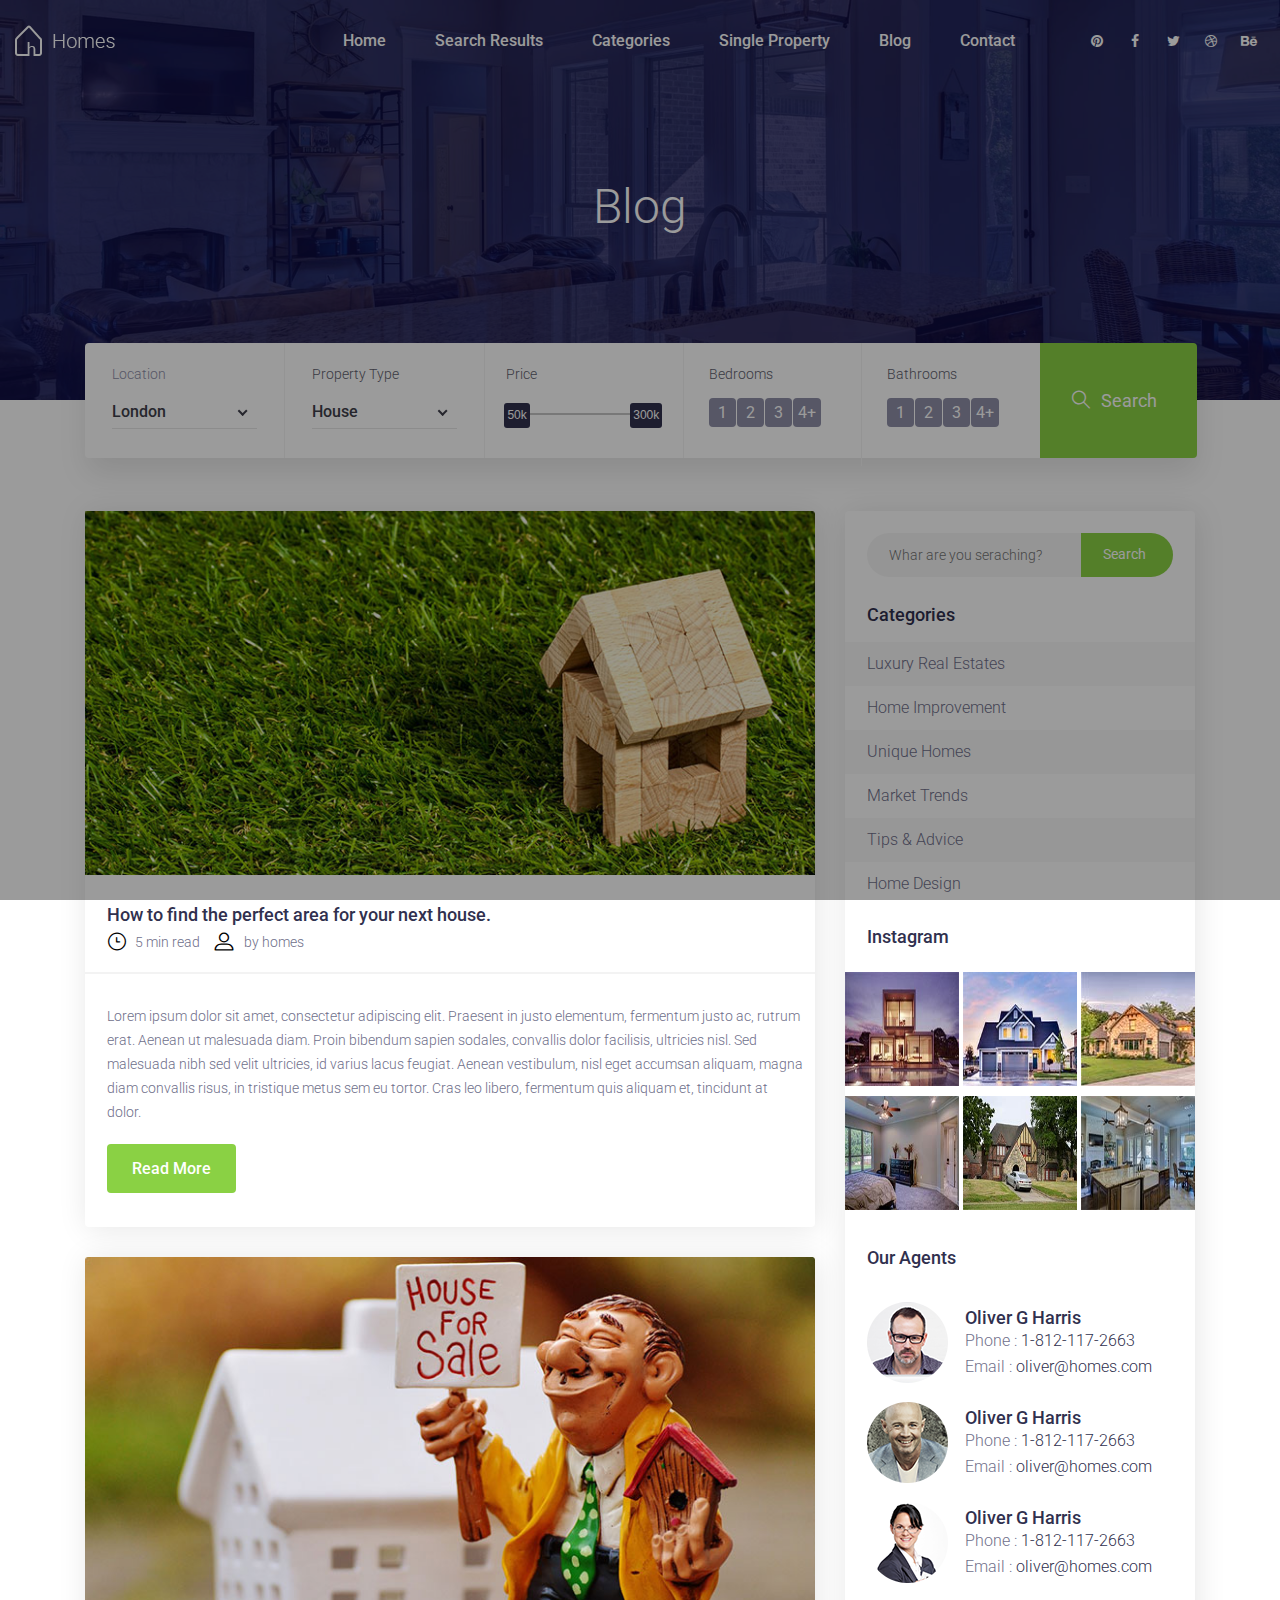
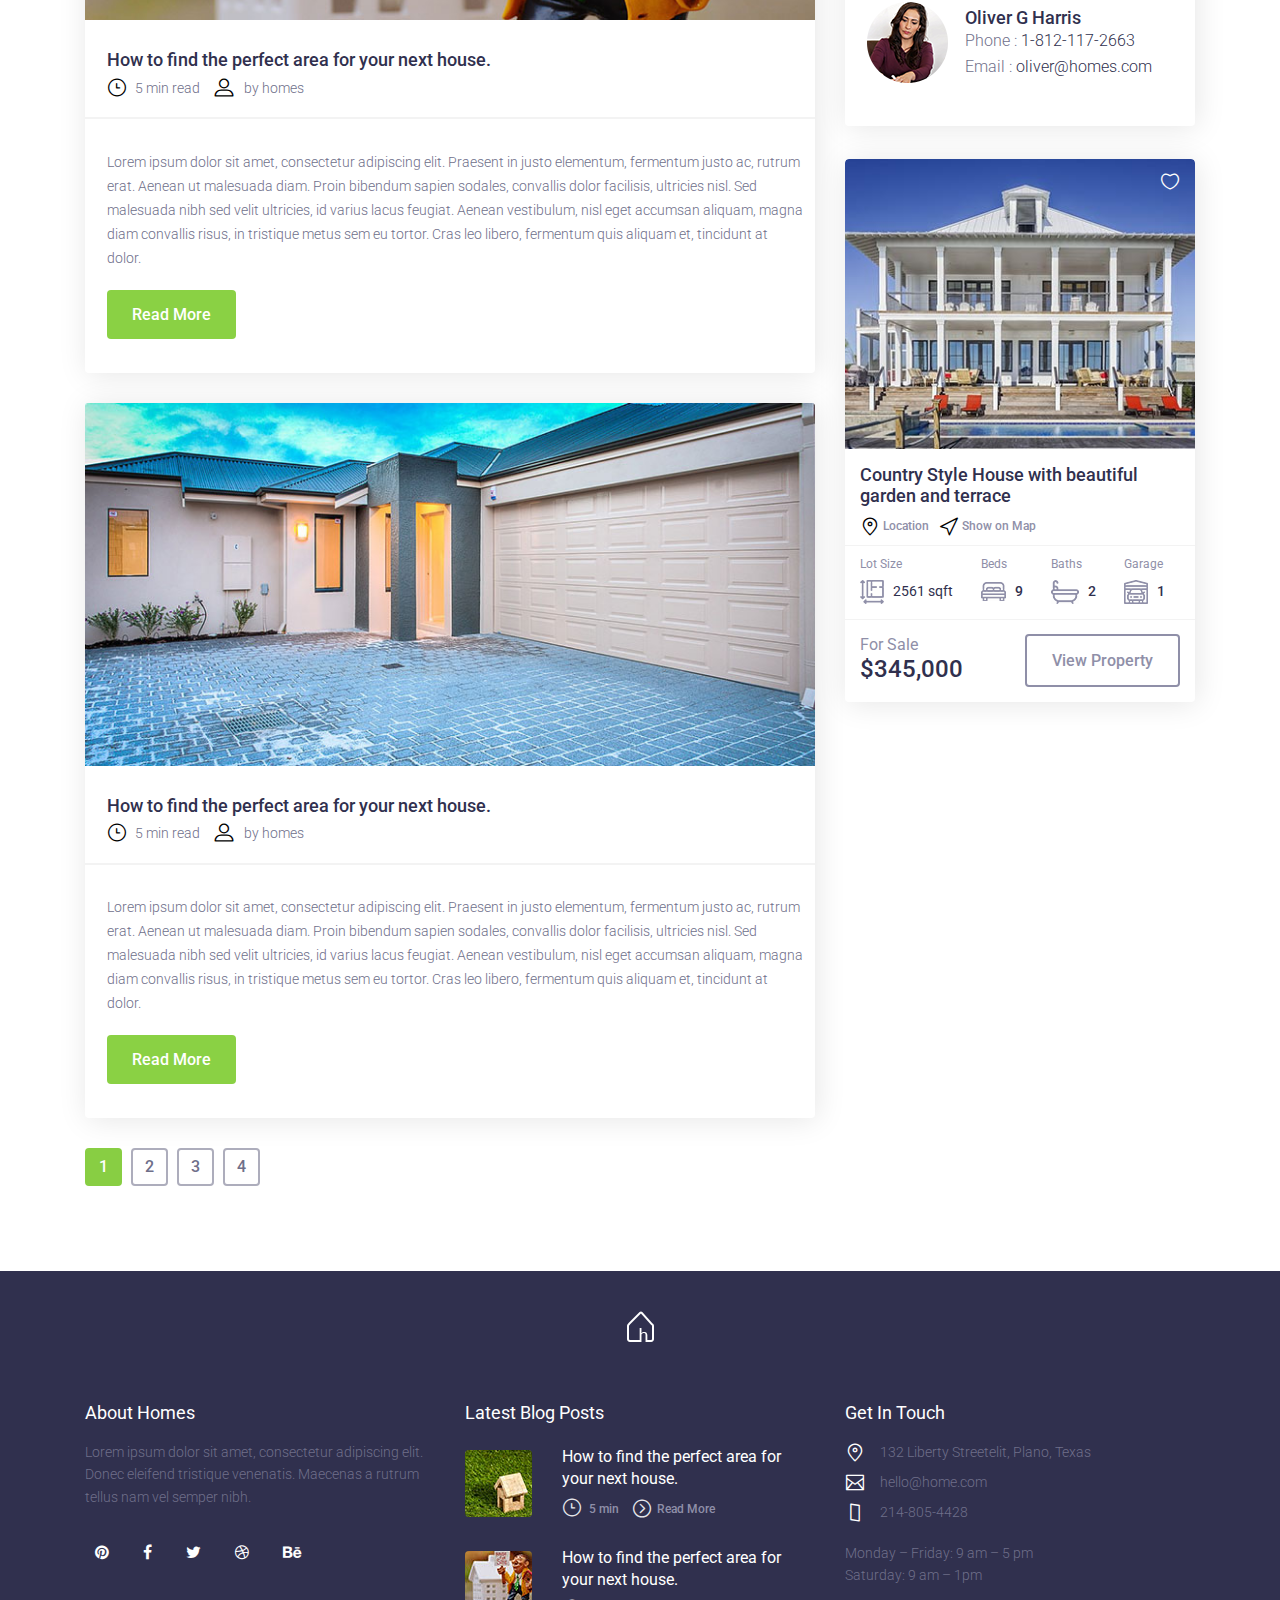
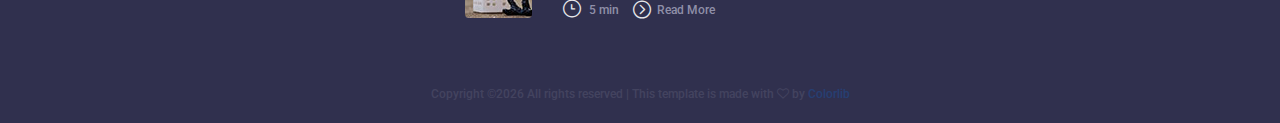
<file: views/Frontend/blog.html>
<!DOCTYPE html>
<html lang="en">

<head>
    <meta charset="UTF-8">
    <meta name="description" content="Homes Template">
    <meta name="keywords" content="Homes, unica, creative, html">
    <meta name="viewport" content="width=device-width, initial-scale=1.0">
    <meta http-equiv="X-UA-Compatible" content="ie=edge">
    <title>Blog Page | Template</title>

    <!-- Google Font -->
    <link href="https://fonts.googleapis.com/css?family=Roboto:100,100i,300,300i,400,400i,500,500i,700,700i,900,900i"
        rel="stylesheet">

    <!-- Css Styles -->
    <link rel="stylesheet" href="css/bootstrap.min.css" type="text/css">
    <link rel="stylesheet" href="css/font-awesome.min.css" type="text/css">
    <link rel="stylesheet" href="css/nice-select.css" type="text/css">
    <link rel="stylesheet" href="css/owl.carousel.min.css" type="text/css">
    <link rel="stylesheet" href="css/flaticon.css" type="text/css">
    <link rel="stylesheet" href="css/jquery-ui.min.css" type="text/css">
    <link rel="stylesheet" href="css/slicknav.min.css" type="text/css">
    <link rel="stylesheet" href="css/style.css" type="text/css">
</head>

<body>
    <!-- Page Preloder -->
    <div id="preloder">
        <div class="loader"></div>
    </div>
    <!-- Header Section Begin -->
    <header class="header-section">
        <div class="container-fluid">
            <div class="row">
                <div class="col-lg-12">
                    <div class="logo">
                        <a href="./index.html">
                            <img src="img/logo.png" alt="">
                        </a>
                    </div>
                    <ul class="main-menu">
                        <li><a href="./index.html">Home</a></li>
                        <li><a href="./search.html">Search Results</a></li>
                        <li><a href="./about.html">Categories</a></li>
                        <li><a href="./single-property.html">Single Property</a></li>
                        <li><a href="./blog.html">Blog</a></li>
                        <li><a href="./contact.html">Contact</a></li>

                        <li class="top-social">
                            <a href="#"><i class="fa fa-pinterest"></i></a>
                            <a href="#"><i class="fa fa-facebook"></i></a>
                            <a href="#"><i class="fa fa-twitter"></i></a>
                            <a href="#"><i class="fa fa-dribbble"></i></a>
                            <a href="#"><i class="fa fa-behance"></i></a>
                        </li>
                    </ul>
                    <div id="mobile-menu-wrap"></div>
                </div>
            </div>
        </div>
    </header>
    <!-- Header Section End -->
    <!-- Hero Section Begin -->
    <section class="hero-section set-bg blog" data-setbg="img/bg.jpg">
        <div class="container hero-text text-white">
            <h2>Blog</h2>
        </div>
    </section>
    <!-- Hero Section End -->
    <!-- Filter Search Section Begin -->
    <div class="filter-search">
        <div class="container ">
            <form class="filter-form">
                <div class="location">
                    <p>Location</p>
                    <select class="filter-location">
                        <option value="">London</option>
                        <option value="">US</option>
                        <option value="">UAE</option>
                    </select>
                </div>
                <div class="search-type">
                    <p>Property Type</p>
                    <select class="filter-property">
                        <option value="">House</option>
                        <option value="">Resort</option>
                        <option value="">Hotel</option>
                    </select>
                </div>
                <div class="price-range">
                    <p>Price</p>
                    <div class="range-slider">
                        <div id="slider-range">
                            <span tabindex="0"
                                class="ui-slider-handle ui-corner-all ui-state-default slider-left">50k</span>
                            <span tabindex="0"
                                class="ui-slider-handle ui-corner-all ui-state-default slider-right">300k</span>
                        </div>
                    </div>
                </div>
                <div class="bedrooms">
                    <p>Bedrooms</p>
                    <div class="room-filter-pagi">
                        <div class="bf-item">
                            <input type="radio" name="room" id="room-1">
                            <label for="room-1">1</label>
                        </div>
                        <div class="bf-item">
                            <input type="radio" name="room" id="room-2">
                            <label for="room-2">2</label>
                        </div>
                        <div class="bf-item">
                            <input type="radio" name="room" id="room-3">
                            <label for="room-3">3</label>
                        </div>
                        <div class="bf-item">
                            <input type="radio" name="room" id="room-4">
                            <label for="room-4">4+</label>
                        </div>
                    </div>
                </div>
                <div class="bathrooms">
                    <p>Bathrooms</p>
                    <div class="room-filter-pagi">
                        <div class="bf-item">
                            <input type="radio" name="bathroom" id="bathroom-1">
                            <label for="bathroom-1">1</label>
                        </div>
                        <div class="bf-item">
                            <input type="radio" name="bathroom" id="bathroom-2">
                            <label for="bathroom-2">2</label>
                        </div>
                        <div class="bf-item">
                            <input type="radio" name="bathroom" id="bathroom-3">
                            <label for="bathroom-3">3</label>
                        </div>
                        <div class="bf-item">
                            <input type="radio" name="bathroom" id="bathroom-4">
                            <label for="bathroom-4">4+</label>
                        </div>
                    </div>
                </div>
                <div class="search-btn">
                    <button type="submit"><i class="flaticon-search"></i>Search</button>
                </div>
            </form>
        </div>
    </div>
    <!-- Filter Search Section End -->
    <!-- Blog Section Begin -->
    <section class="blog-section">
        <div class="container">
            <div class="row">
                <div class="col-lg-8">
                    <div class="blog-ins">
                        <div class="row">
                            <div class="col-lg-12">
                                <div class="blog-item">
                                    <div class="blog-pic">
                                        <img src="img/blog/1.jpg" alt="">
                                    </div>
                                    <div class="blog-text">
                                        <div class="blog-title">
                                            <h5>How to find the perfect area for your next house.</h5>
                                            <p class="blog-time"><i class="flaticon-clock"></i><span>5 min read</span>
                                            </p>
                                            <p class="blog-posted"><i class="flaticon-profile"></i><span>by homes</span>
                                            </p>
                                        </div>
                                        <p>Lorem ipsum dolor sit amet, consectetur adipiscing elit. Praesent in justo
                                            elementum, fermentum justo ac, rutrum erat. Aenean ut malesuada diam. Proin
                                            bibendum sapien sodales, convallis dolor facilisis, ultricies nisl. Sed
                                            malesuada nibh sed velit ultricies, id varius lacus feugiat. Aenean
                                            vestibulum, nisl eget accumsan aliquam, magna diam convallis risus, in
                                            tristique metus sem eu tortor. Cras leo libero, fermentum quis aliquam et,
                                            tincidunt at dolor.</p>
                                        <a href="#" class="site-btn blog-btn">Read More</a>
                                    </div>
                                </div>
                            </div>
                            <div class="col-lg-12">
                                <div class="blog-item">
                                    <div class="blog-pic">
                                        <img src="img/blog/2.jpg" alt="">
                                    </div>
                                    <div class="blog-text">
                                        <div class="blog-title">
                                            <h5>How to find the perfect area for your next house.</h5>
                                            <p class="blog-time"><i class="flaticon-clock"></i><span>5 min read</span>
                                            </p>
                                            <p class="blog-posted"><i class="flaticon-profile"></i><span>by homes</span>
                                            </p>
                                        </div>
                                        <p>Lorem ipsum dolor sit amet, consectetur adipiscing elit. Praesent in justo
                                            elementum, fermentum justo ac, rutrum erat. Aenean ut malesuada diam. Proin
                                            bibendum sapien sodales, convallis dolor facilisis, ultricies nisl. Sed
                                            malesuada nibh sed velit ultricies, id varius lacus feugiat. Aenean
                                            vestibulum, nisl eget accumsan aliquam, magna diam convallis risus, in
                                            tristique metus sem eu tortor. Cras leo libero, fermentum quis aliquam et,
                                            tincidunt at dolor.</p>
                                        <a href="#" class="site-btn blog-btn">Read More</a>
                                    </div>
                                </div>
                            </div>
                            <div class="col-lg-12">
                                <div class="blog-item">
                                    <div class="blog-pic">
                                        <img src="img/blog/3.jpg" alt="">
                                    </div>
                                    <div class="blog-text">
                                        <div class="blog-title">
                                            <h5>How to find the perfect area for your next house.</h5>
                                            <p class="blog-time"><i class="flaticon-clock"></i><span>5 min read</span>
                                            </p>
                                            <p class="blog-posted"><i class="flaticon-profile"></i><span>by homes</span>
                                            </p>
                                        </div>
                                        <p>Lorem ipsum dolor sit amet, consectetur adipiscing elit. Praesent in justo
                                            elementum, fermentum justo ac, rutrum erat. Aenean ut malesuada diam. Proin
                                            bibendum sapien sodales, convallis dolor facilisis, ultricies nisl. Sed
                                            malesuada nibh sed velit ultricies, id varius lacus feugiat. Aenean
                                            vestibulum, nisl eget accumsan aliquam, magna diam convallis risus, in
                                            tristique metus sem eu tortor. Cras leo libero, fermentum quis aliquam et,
                                            tincidunt at dolor.</p>
                                        <a href="#" class="site-btn blog-btn">Read More</a>
                                    </div>
                                </div>
                            </div>
                            <div class="col-lg-12">
                                <div class="blog-pagination">
                                    <a href="#">1</a>
                                    <a href="#">2</a>
                                    <a href="#">3</a>
                                    <a href="#">4</a>
                                </div>
                            </div>
                        </div>
                    </div>
                </div>
                <div class="col-lg-4">
                    <div class="row">
                        <div class="col-lg-12">
                            <div class="blog-right">
                                <div class="category-search">
                                    <input type="text" placeholder="Whar are you seraching?">
                                    <button type="submit">Search</button>
                                    <h5>Categories</h5>
                                    <div class="categories-table">
                                        <table>
                                            <tr>
                                                <td>Luxury Real Estates</td>
                                            </tr>
                                            <tr>
                                                <td>Home Improvement</td>
                                            </tr>
                                            <tr>
                                                <td>Unique Homes</td>
                                            </tr>
                                            <tr>
                                                <td>Market Trends</td>
                                            </tr>
                                            <tr>
                                                <td>Tips & Advice</td>
                                            </tr>
                                            <tr>
                                                <td>Home Design</td>
                                            </tr>
                                        </table>
                                    </div>
                                </div>
                                <div class="instagram-info">
                                    <h5>Instagram</h5>
                                    <div class="row">
                                        <div class="instagram-pic">
                                            <div class="col-lg-12">
                                                <img class="pic-1" src="img/blog/1_insta.jpg" alt="">
                                                <img class="pic-2" src="img/blog/2_insta.jpg" alt="">
                                                <img class="pic-3" src="img/blog/3_insta.jpg" alt="">
                                                <img class="pic-4" src="img/blog/4_insta.jpg" alt="">
                                                <img class="pic-5" src="img/blog/5_insta.jpg" alt="">
                                                <img class="pic-6" src="img/blog/6_insta.jpg" alt="">
                                            </div>
                                        </div>
                                    </div>
                                </div>
                                <div class="our-agents">
                                    <h5>Our Agents</h5>
                                    <div class="single-agent">
                                        <div class="agent-pic">
                                            <img src="img/blog/1_agent.png" alt="">
                                        </div>
                                        <div class="agent-info">
                                            <h5>Oliver G Harris</h5>
                                            <p>Phone : <span>1-812-117-2663</span></p>
                                            <p>Email : <span>oliver@homes.com</span></p>
                                        </div>
                                    </div>
                                    <div class="single-agent">
                                        <div class="agent-pic">
                                            <img src="img/blog/2_agent.png" alt="">
                                        </div>
                                        <div class="agent-info">
                                            <h5>Oliver G Harris</h5>
                                            <p>Phone : <span>1-812-117-2663</span></p>
                                            <p>Email : <span>oliver@homes.com</span></p>
                                        </div>
                                    </div>
                                    <div class="single-agent">
                                        <div class="agent-pic">
                                            <img src="img/blog/3_agent.png" alt="">
                                        </div>
                                        <div class="agent-info">
                                            <h5>Oliver G Harris</h5>
                                            <p>Phone : <span>1-812-117-2663</span></p>
                                            <p>Email : <span>oliver@homes.com</span></p>
                                        </div>
                                    </div>
                                    <div class="single-agent">
                                        <div class="agent-pic">
                                            <img src="img/blog/4_agent.png" alt="">
                                        </div>
                                        <div class="agent-info">
                                            <h5>Oliver G Harris</h5>
                                            <p>Phone : <span>1-812-117-2663</span></p>
                                            <p>Email : <span>oliver@homes.com</span></p>
                                        </div>
                                    </div>
                                </div>
                            </div>
                        </div>
                    </div>
                    <div class="row">
                        <div class="col-lg-12">
                            <div class="room-items">
                                <div class="room-img set-bg" data-setbg="img/rooms/4.jpg">
                                    <a href="#" class="room-content">
                                        <i class="flaticon-heart"></i>
                                    </a>
                                </div>
                                <div class="room-text">
                                    <div class="room-details">
                                        <div class="room-title">
                                            <h5>Country Style House with beautiful garden and terrace</h5>
                                            <a href="#"><i class="flaticon-placeholder"></i> <span>Location</span></a>
                                            <a href="#" class="large-width"><i class="flaticon-cursor"></i> <span>Show
                                                    on Map</span></a>
                                        </div>
                                    </div>
                                    <div class="room-features">
                                        <div class="room-info">
                                            <div class="size">
                                                <p>Lot Size</p>
                                                <img src="img/rooms/size.png" alt="">
                                                <i class="flaticon-bath"></i>
                                                <span>2561 sqft</span>
                                            </div>
                                            <div class="beds">
                                                <p>Beds</p>
                                                <img src="img/rooms/bed.png" alt="">
                                                <span>9</span>
                                            </div>
                                            <div class="baths">
                                                <p>Baths</p>
                                                <img src="img/rooms/bath.png" alt="">
                                                <span>2</span>
                                            </div>
                                            <div class="garage">
                                                <p>Garage</p>
                                                <img src="img/rooms/garage.png" alt="">
                                                <span>1</span>
                                            </div>
                                        </div>
                                    </div>
                                    <div class="room-price">
                                        <p>For Sale</p>
                                        <span>$345,000</span>
                                    </div>
                                    <a href="#" class="site-btn btn-line">View Property</a>
                                </div>
                            </div>
                        </div>
                    </div>
                </div>
            </div>
        </div>
    </section>
    <!-- Blog Section End -->
    <!-- Footer Section Begin -->
    <footer class="footer-section p-40">
        <div class="container">
            <div class="row">
                <div class="col-lg-12 text-center sp-60">
                    <img src="img/only-logo.png" alt="">
                </div>
            </div>
            <div class="row p-37">
                <div class="col-lg-4">
                    <div class="about-footer">
                        <h5>About Homes</h5>
                        <p>Lorem ipsum dolor sit amet, consectetur adipiscing elit. Donec eleifend tristique venenatis.
                            Maecenas a rutrum tellus nam vel semper nibh.</p>
                        <div class="footer-social">
                            <a href="#"><i class="fa fa-pinterest"></i></a>
                            <a href="#"><i class="fa fa-facebook"></i></a>
                            <a href="#"><i class="fa fa-twitter"></i></a>
                            <a href="#"><i class="fa fa-dribbble"></i></a>
                            <a href="#"><i class="fa fa-behance"></i></a>
                        </div>
                    </div>
                </div>
                <div class="col-lg-4 col-md-6">
                    <div class="footer-blog">
                        <h5>Latest Blog Posts</h5>

                        <div class="single-blog">
                            <div class="lt-side">
                                <img src="img/footer-blog-1.jpg" alt="">
                            </div>
                            <div class="rt-side">
                                <h6>How to find the perfect area for<br> your next house.</h6>
                                <div class="blog-time">
                                    <i class="flaticon-clock"></i>
                                    <span>5 min</span>
                                </div>
                                <a href="#" class="read-more">
                                    <i class="flaticon-right-arrow-1"></i>
                                    <span>Read More</span>
                                </a>
                            </div>
                        </div>
                        <div class="single-blog">
                            <div class="lt-side">
                                <img src="img/footer-blog-2.jpg" alt="">
                            </div>
                            <div class="rt-side">
                                <h6>How to find the perfect area for<br> your next house.</h6>
                                <div class="blog-time">
                                    <i class="flaticon-clock"></i>
                                    <span>5 min</span>
                                </div>
                                <a href="#" class="read-more">
                                    <i class="flaticon-right-arrow-1"></i>
                                    <span>Read More</span>
                                </a>
                            </div>
                        </div>
                    </div>
                </div>
                <div class="col-lg-4 col-md-6">
                    <div class="footer-address">
                        <h5>Get In Touch</h5>
                        <ul>
                            <li><i class="flaticon-placeholder"></i><span>132 Liberty Streetelit, Plano, Texas</span>
                            </li>
                            <li><i class="flaticon-envelope"></i><span>hello@home.com</span></li>
                            <li><i class="flaticon-smartphone"></i><span>214-805-4428</span></li>
                        </ul>
                        <p>Monday – Friday: 9 am – 5 pm</p>
                        <p>Saturday: 9 am – 1pm</p>
                    </div>
                </div>
            </div>

            <div class="row p-20">
                <div class="col-lg-12 text-center">
                    <div class="copyright">
                        <!-- Link back to Colorlib can't be removed. Template is licensed under CC BY 3.0. -->
Copyright &copy;<script>document.write(new Date().getFullYear());</script> All rights reserved | This template is made with <i class="fa fa-heart-o" aria-hidden="true"></i> by <a href="https://colorlib.com" target="_blank">Colorlib</a>
<!-- Link back to Colorlib can't be removed. Template is licensed under CC BY 3.0. -->

                    </div>
                </div>
            </div>
        </div>
    </footer>
    <!-- Footer Section End -->


    <!-- Js Plugins -->
    <script src="js/jquery-3.3.1.min.js"></script>
    <script src="js/bootstrap.min.js"></script>
    <script src="js/jquery.nice-select.min.js"></script>
    <script src="js/owl.carousel.min.js"></script>
    <script src="js/jquery-ui.min.js"></script>
    <script src="js/jquery.slicknav.js"></script>
    <script src="js/main.js"></script>
</body>

</html>
</file>
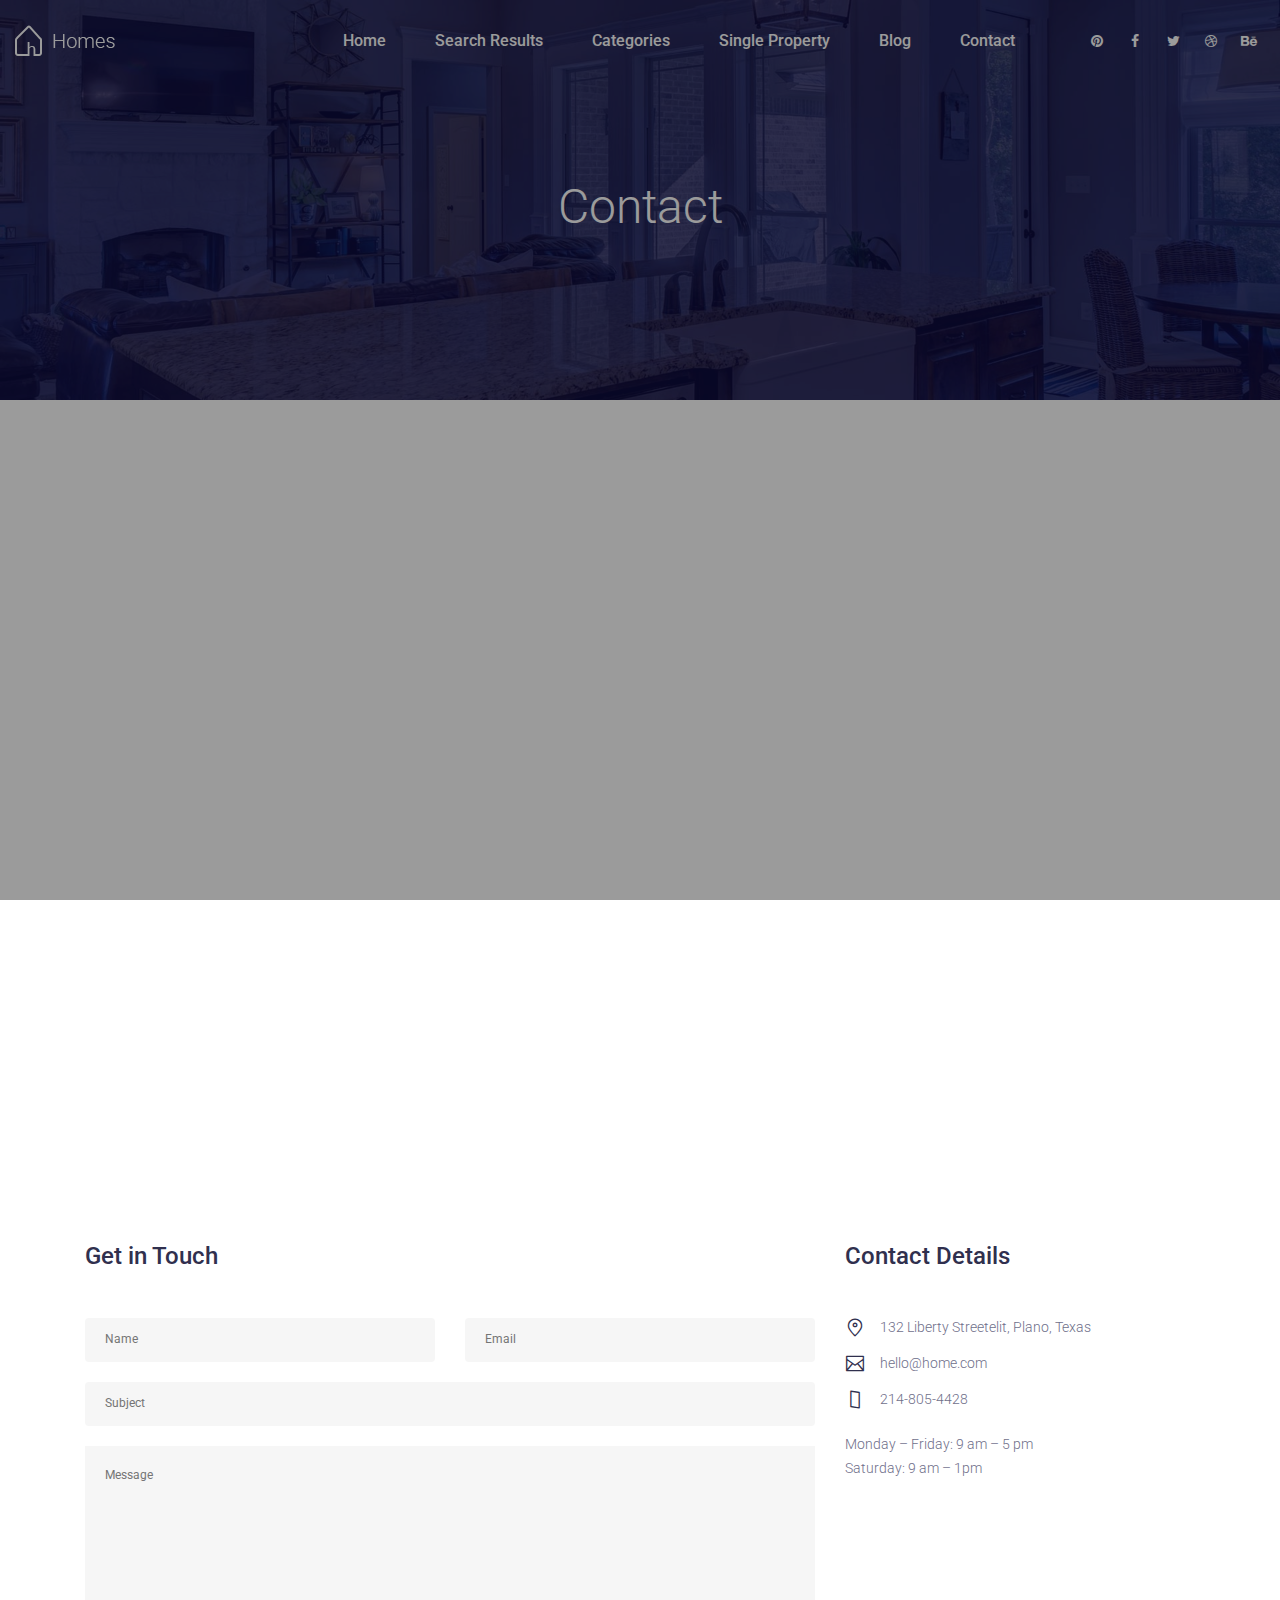
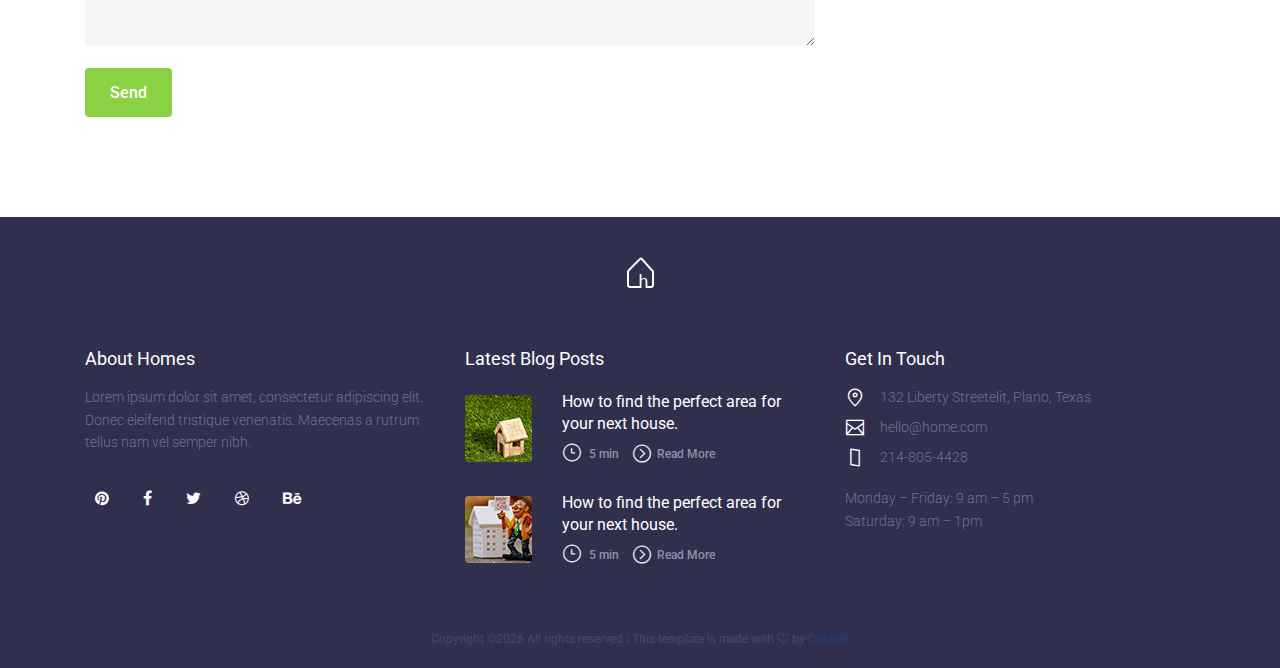
<file: views/Frontend/contact.html>
<!DOCTYPE html>
<html lang="en">

<head>
    <meta charset="UTF-8">
    <meta name="description" content="Homes Template">
    <meta name="keywords" content="Homes, unica, creative, html">
    <meta name="viewport" content="width=device-width, initial-scale=1.0">
    <meta http-equiv="X-UA-Compatible" content="ie=edge">
    <title>Contact Page | Template</title>

    <!-- Google Font -->
    <link href="https://fonts.googleapis.com/css?family=Roboto:100,100i,300,300i,400,400i,500,500i,700,700i,900,900i"
        rel="stylesheet">

    <!-- Css Styles -->
    <link rel="stylesheet" href="css/bootstrap.min.css" type="text/css">
    <link rel="stylesheet" href="css/font-awesome.min.css" type="text/css">
    <link rel="stylesheet" href="css/nice-select.css" type="text/css">
    <link rel="stylesheet" href="css/owl.carousel.min.css" type="text/css">
    <link rel="stylesheet" href="css/slicknav.min.css" type="text/css">
    <link rel="stylesheet" href="css/flaticon.css" type="text/css">
    <link rel="stylesheet" href="css/style.css" type="text/css">
</head>

<body>
    <!-- Page Preloder -->
    <div id="preloder">
        <div class="loader"></div>
    </div>
    <!-- Header Section Begin -->
    <header class="header-section">
        <div class="container-fluid">
            <div class="row">
                <div class="col-lg-12">
                    <div class="logo">
                        <a href="./index.html">
                            <img src="img/logo.png" alt="">
                        </a>
                    </div>
                    <ul class="main-menu">
                        <li><a href="./index.html">Home</a></li>
                        <li><a href="./search.html">Search Results</a></li>
                        <li><a href="./about.html">Categories</a></li>
                        <li><a href="./single-property.html">Single Property</a></li>
                        <li><a href="./blog.html">Blog</a></li>
                        <li><a href="./contact.html">Contact</a></li>

                        <li class="top-social">
                            <a href="#"><i class="fa fa-pinterest"></i></a>
                            <a href="#"><i class="fa fa-facebook"></i></a>
                            <a href="#"><i class="fa fa-twitter"></i></a>
                            <a href="#"><i class="fa fa-dribbble"></i></a>
                            <a href="#"><i class="fa fa-behance"></i></a>
                        </li>
                    </ul>
                    <div id="mobile-menu-wrap"></div>
                </div>
            </div>
        </div>
    </header>
    <!-- Header Section End -->
    <!-- Hero Section Begin -->
    <section class="hero-section set-bg about-us" data-setbg="img/bg.jpg">
        <div class="container hero-text text-white">
            <h2>Contact</h2>
        </div>
    </section>
    <!-- Hero Section End -->
    <!-- Map Section Begin -->
    <div class="map-section">
        <div class="container-fluid">
            <div class="row">
                <div class="map">
                    <iframe src="https://www.google.com/maps/embed?pb=!1m18!1m12!1m3!1d107002.020096289!2d-96.80666618302782!3d33.06138629992991!2m3!1f0!2f0!3f0!3m2!1i1024!2i768!4f13.1!3m3!1m2!1s0x864c21da13c59513%3A0x62aa036489cd602b!2sPlano%2C+TX%2C+USA!5e0!3m2!1sen!2sbd!4v1558246953339!5m2!1sen!2sbd" allowfullscreen></iframe>
                </div>
            </div>
        </div>
    </div>
    <!-- Map Section End -->
    <!-- Contact Section Begin -->
    <section class="contact-section">
        <div class="container">
            <div class="row">
                <div class="col-lg-8">
                    <div class="contact-form">
                        <h4>Get in Touch</h4>
                        <form>
                            <div class="row">
                                <div class="col-lg-6">
                                    <input type="text" class="name" placeholder="Name" required>
                                </div>
                                <div class="col-lg-6">
                                    <input type="email" placeholder="Email" required>
                                </div>
                            </div>
                            <div class="row">
                                <div class="col-lg-12">
                                    <input type="text" placeholder="Subject" required>
                                    <textarea placeholder="Message" required></textarea>
                                    <button class="site-btn c-btn">Send</button>
                                </div>
                            </div>
                        </form>
                    </div>
                </div>
                <div class="col-lg-4">
                    <div class="contact-info">
                        <h4>Contact Details</h4>
                        <ul class="contact-addr">
                            <li><i class="flaticon-placeholder"></i><span>132 Liberty Streetelit, Plano, Texas</span>
                            </li>
                            <li><i class="flaticon-envelope"></i><span>hello@home.com</span></li>
                            <li><i class="flaticon-smartphone"></i><span>214-805-4428</span></li>
                        </ul>
                        <p>Monday – Friday: 9 am – 5 pm</p>
                        <p>Saturday: 9 am – 1pm</p>
                    </div>
                </div>
            </div>
        </div>
    </section>
    <!-- Contact Section End -->
    <!-- Footer Section Begin -->
    <footer class="footer-section p-40">
        <div class="container">
            <div class="row">
                <div class="col-lg-12 text-center sp-60">
                    <img src="img/only-logo.png" alt="">
                </div>
            </div>
            <div class="row p-37">
                <div class="col-lg-4">
                    <div class="about-footer">
                        <h5>About Homes</h5>
                        <p>Lorem ipsum dolor sit amet, consectetur adipiscing elit. Donec eleifend tristique venenatis.
                            Maecenas a rutrum tellus nam vel semper nibh.</p>
                        <div class="footer-social">
                            <a href="#"><i class="fa fa-pinterest"></i></a>
                            <a href="#"><i class="fa fa-facebook"></i></a>
                            <a href="#"><i class="fa fa-twitter"></i></a>
                            <a href="#"><i class="fa fa-dribbble"></i></a>
                            <a href="#"><i class="fa fa-behance"></i></a>
                        </div>
                    </div>
                </div>
                <div class="col-lg-4 col-md-6">
                    <div class="footer-blog">
                        <h5>Latest Blog Posts</h5>

                        <div class="single-blog">
                            <div class="lt-side">
                                <img src="img/footer-blog-1.jpg" alt="">
                            </div>
                            <div class="rt-side">
                                <h6>How to find the perfect area for<br> your next house.</h6>
                                <div class="blog-time">
                                    <i class="flaticon-clock"></i>
                                    <span>5 min</span>
                                </div>
                                <a href="#" class="read-more">
                                    <i class="flaticon-right-arrow-1"></i>
                                    <span>Read More</span>
                                </a>
                            </div>
                        </div>
                        <div class="single-blog">
                            <div class="lt-side">
                                <img src="img/footer-blog-2.jpg" alt="">
                            </div>
                            <div class="rt-side">
                                <h6>How to find the perfect area for<br> your next house.</h6>
                                <div class="blog-time">
                                    <i class="flaticon-clock"></i>
                                    <span>5 min</span>
                                </div>
                                <a href="#" class="read-more">
                                    <i class="flaticon-right-arrow-1"></i>
                                    <span>Read More</span>
                                </a>
                            </div>
                        </div>
                    </div>
                </div>
                <div class="col-lg-4 col-md-6">
                    <div class="footer-address">
                        <h5>Get In Touch</h5>
                        <ul>
                            <li><i class="flaticon-placeholder"></i><span>132 Liberty Streetelit, Plano, Texas</span>
                            </li>
                            <li><i class="flaticon-envelope"></i><span>hello@home.com</span></li>
                            <li><i class="flaticon-smartphone"></i><span>214-805-4428</span></li>
                        </ul>
                        <p>Monday – Friday: 9 am – 5 pm</p>
                        <p>Saturday: 9 am – 1pm</p>
                    </div>
                </div>
            </div>

            <div class="row p-20">
                <div class="col-lg-12 text-center">
                    <div class="copyright">
                        <!-- Link back to Colorlib can't be removed. Template is licensed under CC BY 3.0. -->
Copyright &copy;<script>document.write(new Date().getFullYear());</script> All rights reserved | This template is made with <i class="fa fa-heart-o" aria-hidden="true"></i> by <a href="https://colorlib.com" target="_blank">Colorlib</a>
<!-- Link back to Colorlib can't be removed. Template is licensed under CC BY 3.0. -->

                    </div>
                </div>
            </div>
        </div>
    </footer>
    <!-- Footer Section End -->

    <!-- Js Plugins -->
    <script src="js/jquery-3.3.1.min.js"></script>
    <script src="js/bootstrap.min.js"></script>
    <script src="js/jquery.nice-select.min.js"></script>
    <script src="js/owl.carousel.min.js"></script>
    <script src="js/jquery-ui.min.js"></script>
    <script src="js/jquery.slicknav.js"></script>
    <script src="js/main.js"></script>
</body>

</html>
</file>
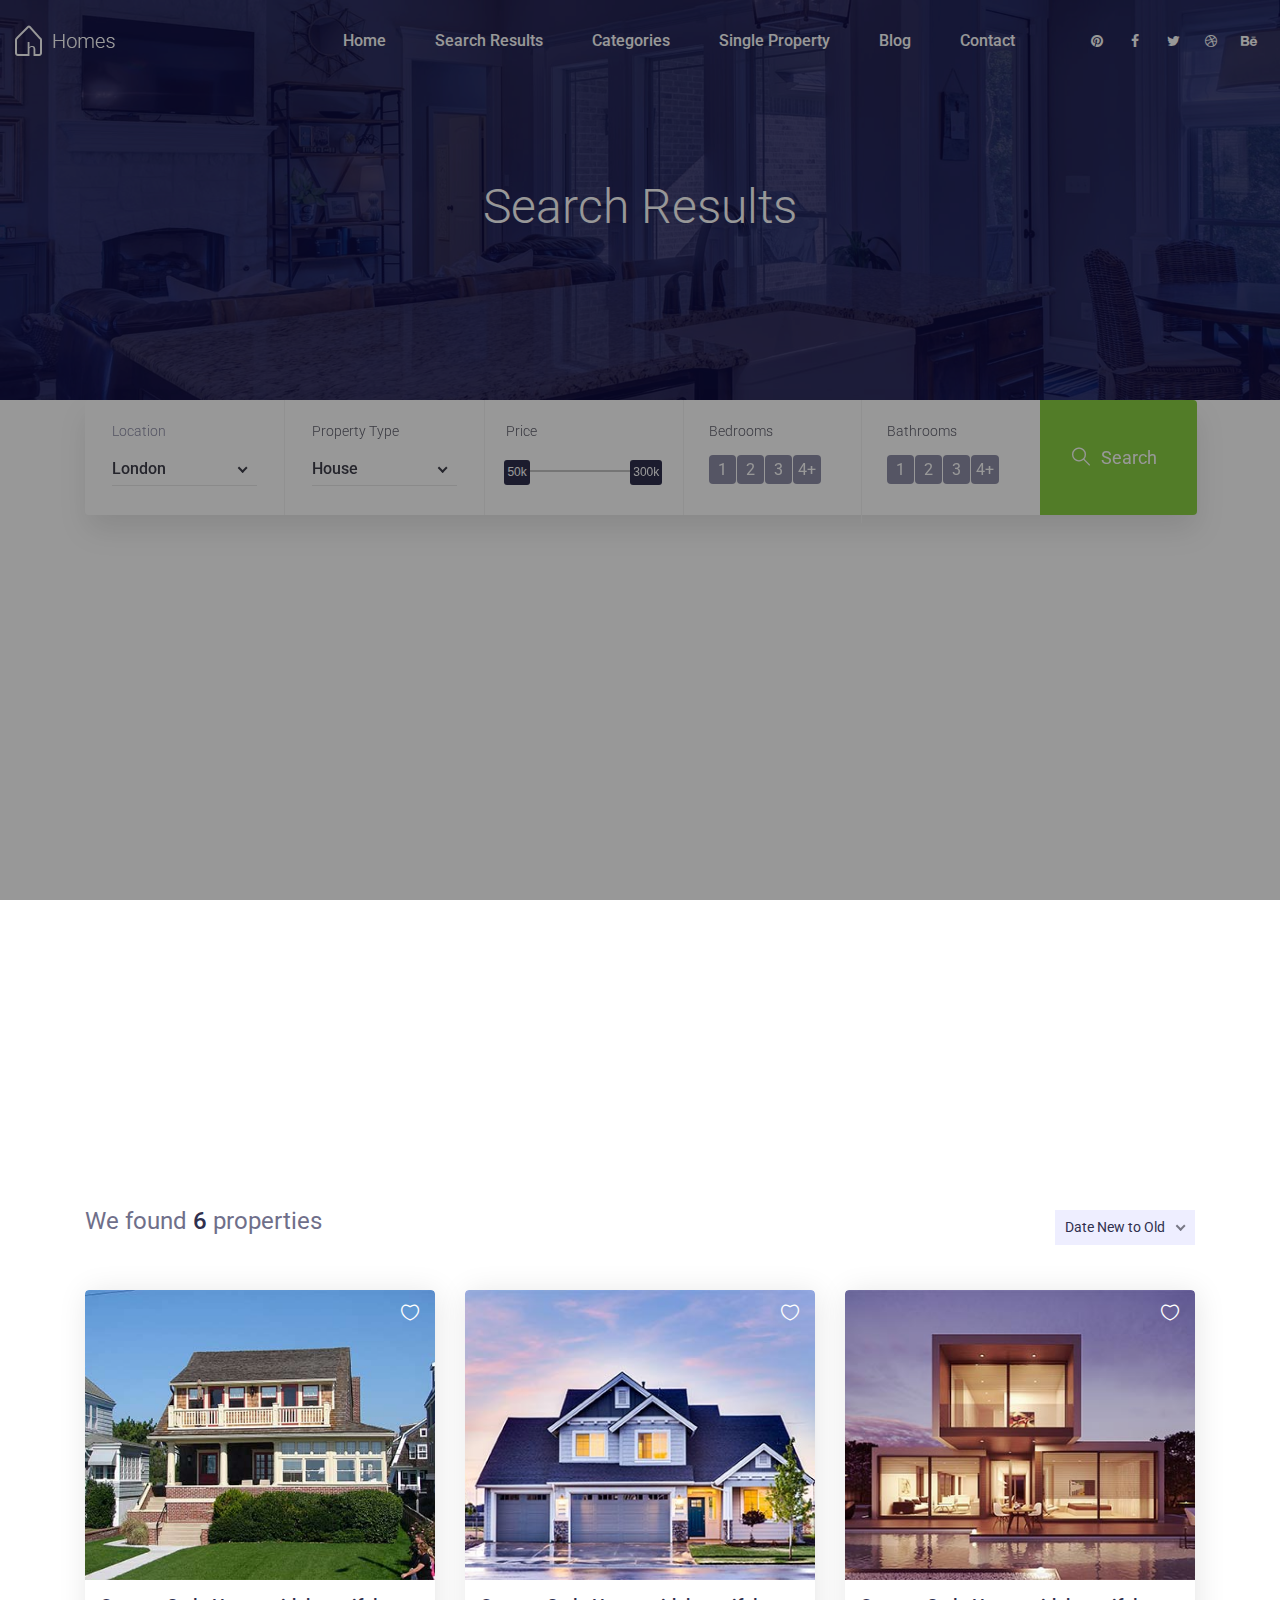
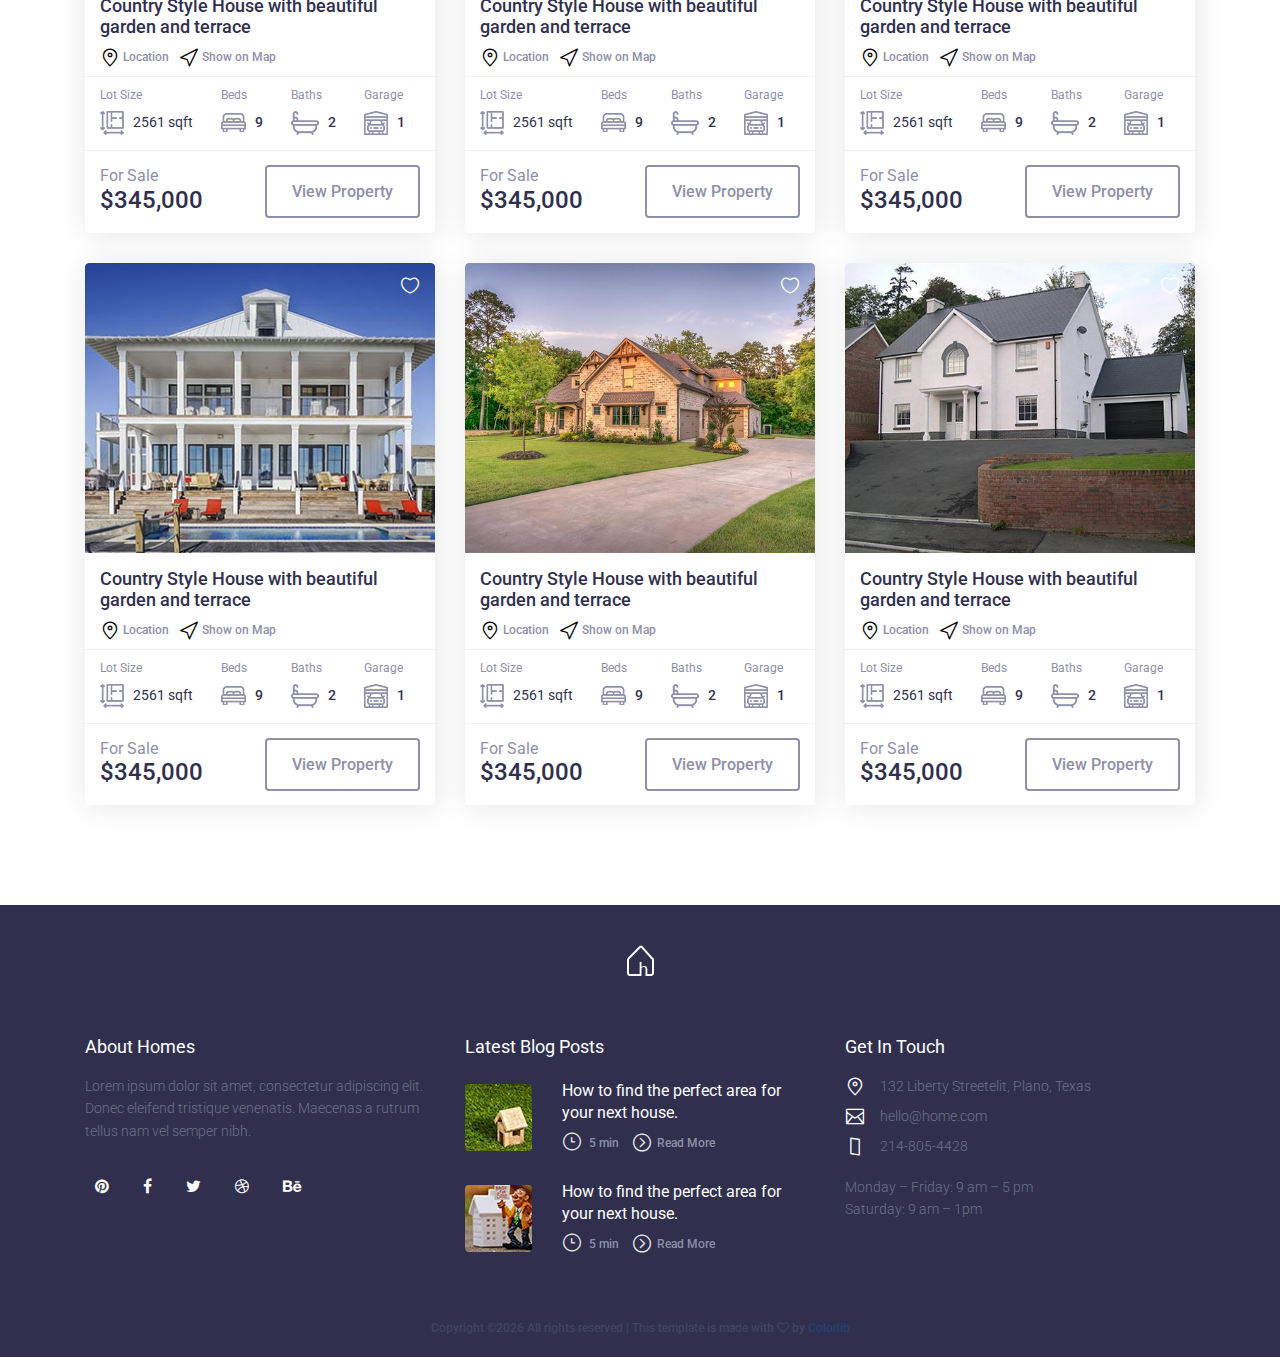
<file: views/Frontend/search.html>
<!DOCTYPE html>
<html lang="en">

<head>
    <meta charset="UTF-8">
    <meta name="description" content="Homes Template">
    <meta name="keywords" content="Homes, unica, creative, html">
    <meta name="viewport" content="width=device-width, initial-scale=1.0">
    <meta http-equiv="X-UA-Compatible" content="ie=edge">
    <title>Search Page | Template</title>

    <!-- Google Font -->
    <link href="https://fonts.googleapis.com/css?family=Roboto:100,100i,300,300i,400,400i,500,500i,700,700i,900,900i"
        rel="stylesheet">

    <!-- Css Styles -->
    <link rel="stylesheet" href="css/bootstrap.min.css" type="text/css">
    <link rel="stylesheet" href="css/font-awesome.min.css" type="text/css">
    <link rel="stylesheet" href="css/nice-select.css" type="text/css">
    <link rel="stylesheet" href="css/owl.carousel.min.css" type="text/css">
    <link rel="stylesheet" href="css/flaticon.css" type="text/css">
    <link rel="stylesheet" href="css/slicknav.min.css" type="text/css">
    <link rel="stylesheet" href="css/jquery-ui.min.css" type="text/css">
    <link rel="stylesheet" href="css/style.css" type="text/css">
</head>

<body>
    <!-- Page Preloder -->
    <div id="preloder">
        <div class="loader"></div>
    </div>
    <!-- Header Section Begin -->
    <header class="header-section">
        <div class="container-fluid">
            <div class="row">
                <div class="col-lg-12">
                    <div class="logo">
                        <a href="./index.html">
                            <img src="img/logo.png" alt="">
                        </a>
                    </div>
                    <ul class="main-menu">
                        <li><a href="./index.html">Home</a></li>
                        <li><a href="./search.html">Search Results</a></li>
                        <li><a href="./about.html">Categories</a></li>
                        <li><a href="./single-property.html">Single Property</a></li>
                        <li><a href="./blog.html">Blog</a></li>
                        <li><a href="./contact.html">Contact</a></li>

                        <li class="top-social">
                            <a href="#"><i class="fa fa-pinterest"></i></a>
                            <a href="#"><i class="fa fa-facebook"></i></a>
                            <a href="#"><i class="fa fa-twitter"></i></a>
                            <a href="#"><i class="fa fa-dribbble"></i></a>
                            <a href="#"><i class="fa fa-behance"></i></a>
                        </li>
                    </ul>
                    <div id="mobile-menu-wrap"></div>
                </div>
            </div>
        </div>
    </header>
    <!-- Header Section End -->
    <!-- Hero Section Begin -->
    <section class="hero-section set-bg search-result" data-setbg="img/bg.jpg">
        <div class="container hero-text text-white">
            <h2>Search Results</h2>
        </div>
    </section>
    <!-- Hero Section End -->
    <!-- Filter Search Section Begin -->
    <div class="filter-search search-opt">
        <div class="container ">
            <div class="row">
                <div class="col-lg-12">
                    <form class="filter-form">
                        <div class="location">
                            <p>Location</p>
                            <select class="filter-location">
                                <option value="">London</option>
                                <option value="">US</option>
                                <option value="">UAE</option>
                            </select>
                        </div>
                        <div class="search-type">
                            <p>Property Type</p>
                            <select class="filter-property">
                                <option value="">House</option>
                                <option value="">Resort</option>
                                <option value="">Hotel</option>
                            </select>
                        </div>
                        <div class="price-range">
                            <p>Price</p>
                            <div class="range-slider">
                                <div id="slider-range">
                                    <span tabindex="0"
                                        class="ui-slider-handle ui-corner-all ui-state-default slider-left">50k</span>
                                    <span tabindex="0"
                                        class="ui-slider-handle ui-corner-all ui-state-default slider-right">300k</span>
                                </div>
                            </div>
                        </div>
                        <div class="bedrooms">
                            <p>Bedrooms</p>
                            <div class="room-filter-pagi">
                                <div class="bf-item">
                                    <input type="radio" name="room" id="room-1">
                                    <label for="room-1">1</label>
                                </div>
                                <div class="bf-item">
                                    <input type="radio" name="room" id="room-2">
                                    <label for="room-2">2</label>
                                </div>
                                <div class="bf-item">
                                    <input type="radio" name="room" id="room-3">
                                    <label for="room-3">3</label>
                                </div>
                                <div class="bf-item">
                                    <input type="radio" name="room" id="room-4">
                                    <label for="room-4">4+</label>
                                </div>
                            </div>
                        </div>
                        <div class="bathrooms">
                            <p>Bathrooms</p>
                            <div class="room-filter-pagi">
                                <div class="bf-item">
                                    <input type="radio" name="bathroom" id="bathroom-1">
                                    <label for="bathroom-1">1</label>
                                </div>
                                <div class="bf-item">
                                    <input type="radio" name="bathroom" id="bathroom-2">
                                    <label for="bathroom-2">2</label>
                                </div>
                                <div class="bf-item">
                                    <input type="radio" name="bathroom" id="bathroom-3">
                                    <label for="bathroom-3">3</label>
                                </div>
                                <div class="bf-item">
                                    <input type="radio" name="bathroom" id="bathroom-4">
                                    <label for="bathroom-4">4+</label>
                                </div>
                            </div>
                        </div>
                        <div class="search-btn">
                            <button type="submit"><i class="flaticon-search"></i>Search</button>
                        </div>
                    </form>
                </div>
            </div>
        </div>
    </div>
    <!-- Filter Search Section End -->
    <!-- Map Section Begin -->
    <div class="map-section">
        <div class="container-fluid">
            <div class="row">
                <div class="map">
                    <iframe src="https://www.google.com/maps/embed?pb=!1m18!1m12!1m3!1d107002.020096289!2d-96.80666618302782!3d33.06138629992991!2m3!1f0!2f0!3f0!3m2!1i1024!2i768!4f13.1!3m3!1m2!1s0x864c21da13c59513%3A0x62aa036489cd602b!2sPlano%2C+TX%2C+USA!5e0!3m2!1sen!2sbd!4v1558246953339!5m2!1sen!2sbd" allowfullscreen></iframe>
                </div>
            </div>
        </div>
    </div>
    <!-- Map Section End -->
    <!-- Hotel Room Section Begin -->
    <section class="hotel-rooms spad-2">
        <div class="container">
            <div class="row">
                <div class="col-lg-12 p-45">
                    <div class="found-items">
                        <h4>We found <span>6</span> properties</h4>
                        <select class="date-select">
                            <option value="0">Date New to Old</option>
                            <option value="1">Old</option>
                            <option value="2">New</option>
                        </select>
                    </div>
                </div>
            </div>
            <div class="row">
                <div class="col-lg-4 col-md-4 col-md-6">
                    <div class="room-items">
                        <div class="room-img set-bg" data-setbg="img/rooms/1.jpg">
                            <a href="#" class="room-content">
                                <i class="flaticon-heart"></i>
                            </a>
                        </div>
                        <div class="room-text">
                            <div class="room-details">
                                <div class="room-title">
                                    <h5>Country Style House with beautiful garden and terrace</h5>
                                    <a href="#"><i class="flaticon-placeholder"></i> <span>Location</span></a>
                                    <a href="#" class="large-width"><i class="flaticon-cursor"></i> <span>Show on
                                            Map</span></a>
                                </div>
                            </div>
                            <div class="room-features">
                                <div class="room-info">
                                    <div class="size">
                                        <p>Lot Size</p>
                                        <img src="img/rooms/size.png" alt="">
                                        <i class="flaticon-bath"></i>
                                        <span>2561 sqft</span>
                                    </div>
                                    <div class="beds">
                                        <p>Beds</p>
                                        <img src="img/rooms/bed.png" alt="">
                                        <span>9</span>
                                    </div>
                                    <div class="baths">
                                        <p>Baths</p>
                                        <img src="img/rooms/bath.png" alt="">
                                        <span>2</span>
                                    </div>
                                    <div class="garage">
                                        <p>Garage</p>
                                        <img src="img/rooms/garage.png" alt="">
                                        <span>1</span>
                                    </div>
                                </div>
                            </div>
                            <div class="room-price">
                                <p>For Sale</p>
                                <span>$345,000</span>
                            </div>
                            <a href="#" class="site-btn btn-line">View Property</a>
                        </div>
                    </div>
                </div>
                <div class="col-lg-4 col-md-4 col-md-6">
                    <div class="room-items">
                        <div class="room-img set-bg" data-setbg="img/rooms/2.jpg">
                            <a href="#" class="room-content">
                                <i class="flaticon-heart"></i>
                            </a>
                        </div>
                        <div class="room-text">
                            <div class="room-details">
                                <div class="room-title">
                                    <h5>Country Style House with beautiful garden and terrace</h5>
                                    <a href="#"><i class="flaticon-placeholder"></i> <span>Location</span></a>
                                    <a href="#" class="large-width"><i class="flaticon-cursor"></i> <span>Show on
                                            Map</span></a>
                                </div>
                            </div>
                            <div class="room-features">
                                <div class="room-info">
                                    <div class="size">
                                        <p>Lot Size</p>
                                        <img src="img/rooms/size.png" alt="">
                                        <i class="flaticon-bath"></i>
                                        <span>2561 sqft</span>
                                    </div>
                                    <div class="beds">
                                        <p>Beds</p>
                                        <img src="img/rooms/bed.png" alt="">
                                        <span>9</span>
                                    </div>
                                    <div class="baths">
                                        <p>Baths</p>
                                        <img src="img/rooms/bath.png" alt="">
                                        <span>2</span>
                                    </div>
                                    <div class="garage">
                                        <p>Garage</p>
                                        <img src="img/rooms/garage.png" alt="">
                                        <span>1</span>
                                    </div>
                                </div>
                            </div>
                            <div class="room-price">
                                <p>For Sale</p>
                                <span>$345,000</span>
                            </div>
                            <a href="#" class="site-btn btn-line">View Property</a>
                        </div>
                    </div>
                </div>
                <div class="col-lg-4 col-md-4 col-md-6">
                    <div class="room-items">
                        <div class="room-img set-bg" data-setbg="img/rooms/3.jpg">
                            <a href="#" class="room-content">
                                <i class="flaticon-heart"></i>
                            </a>
                        </div>
                        <div class="room-text">
                            <div class="room-details">
                                <div class="room-title">
                                    <h5>Country Style House with beautiful garden and terrace</h5>
                                    <a href="#"><i class="flaticon-placeholder"></i> <span>Location</span></a>
                                    <a href="#" class="large-width"><i class="flaticon-cursor"></i> <span>Show on
                                            Map</span></a>
                                </div>
                            </div>
                            <div class="room-features">
                                <div class="room-info">
                                    <div class="size">
                                        <p>Lot Size</p>
                                        <img src="img/rooms/size.png" alt="">
                                        <i class="flaticon-bath"></i>
                                        <span>2561 sqft</span>
                                    </div>
                                    <div class="beds">
                                        <p>Beds</p>
                                        <img src="img/rooms/bed.png" alt="">
                                        <span>9</span>
                                    </div>
                                    <div class="baths">
                                        <p>Baths</p>
                                        <img src="img/rooms/bath.png" alt="">
                                        <span>2</span>
                                    </div>
                                    <div class="garage">
                                        <p>Garage</p>
                                        <img src="img/rooms/garage.png" alt="">
                                        <span>1</span>
                                    </div>
                                </div>
                            </div>
                            <div class="room-price">
                                <p>For Sale</p>
                                <span>$345,000</span>
                            </div>
                            <a href="#" class="site-btn btn-line">View Property</a>
                        </div>
                    </div>
                </div>
                <div class="col-lg-4 col-md-4 col-md-6">
                    <div class="room-items">
                        <div class="room-img set-bg" data-setbg="img/rooms/4.jpg">
                            <a href="#" class="room-content">
                                <i class="flaticon-heart"></i>
                            </a>
                        </div>
                        <div class="room-text">
                            <div class="room-details">
                                <div class="room-title">
                                    <h5>Country Style House with beautiful garden and terrace</h5>
                                    <a href="#"><i class="flaticon-placeholder"></i> <span>Location</span></a>
                                    <a href="#" class="large-width"><i class="flaticon-cursor"></i> <span>Show on
                                            Map</span></a>
                                </div>
                            </div>
                            <div class="room-features">
                                <div class="room-info">
                                    <div class="size">
                                        <p>Lot Size</p>
                                        <img src="img/rooms/size.png" alt="">
                                        <i class="flaticon-bath"></i>
                                        <span>2561 sqft</span>
                                    </div>
                                    <div class="beds">
                                        <p>Beds</p>
                                        <img src="img/rooms/bed.png" alt="">
                                        <span>9</span>
                                    </div>
                                    <div class="baths">
                                        <p>Baths</p>
                                        <img src="img/rooms/bath.png" alt="">
                                        <span>2</span>
                                    </div>
                                    <div class="garage">
                                        <p>Garage</p>
                                        <img src="img/rooms/garage.png" alt="">
                                        <span>1</span>
                                    </div>
                                </div>
                            </div>
                            <div class="room-price">
                                <p>For Sale</p>
                                <span>$345,000</span>
                            </div>
                            <a href="#" class="site-btn btn-line">View Property</a>
                        </div>
                    </div>
                </div>
                <div class="col-lg-4 col-md-4 col-md-6">
                    <div class="room-items">
                        <div class="room-img set-bg" data-setbg="img/rooms/5.jpg">
                            <a href="#" class="room-content">
                                <i class="flaticon-heart"></i>
                            </a>
                        </div>
                        <div class="room-text">
                            <div class="room-details">
                                <div class="room-title">
                                    <h5>Country Style House with beautiful garden and terrace</h5>
                                    <a href="#"><i class="flaticon-placeholder"></i> <span>Location</span></a>
                                    <a href="#" class="large-width"><i class="flaticon-cursor"></i> <span>Show on
                                            Map</span></a>
                                </div>
                            </div>
                            <div class="room-features">
                                <div class="room-info">
                                    <div class="size">
                                        <p>Lot Size</p>
                                        <img src="img/rooms/size.png" alt="">
                                        <i class="flaticon-bath"></i>
                                        <span>2561 sqft</span>
                                    </div>
                                    <div class="beds">
                                        <p>Beds</p>
                                        <img src="img/rooms/bed.png" alt="">
                                        <span>9</span>
                                    </div>
                                    <div class="baths">
                                        <p>Baths</p>
                                        <img src="img/rooms/bath.png" alt="">
                                        <span>2</span>
                                    </div>
                                    <div class="garage">
                                        <p>Garage</p>
                                        <img src="img/rooms/garage.png" alt="">
                                        <span>1</span>
                                    </div>
                                </div>
                            </div>
                            <div class="room-price">
                                <p>For Sale</p>
                                <span>$345,000</span>
                            </div>
                            <a href="#" class="site-btn btn-line">View Property</a>
                        </div>
                    </div>
                </div>
                <div class="col-lg-4 col-md-4 col-md-6">
                    <div class="room-items">
                        <div class="room-img set-bg" data-setbg="img/rooms/6.jpg">
                            <a href="#" class="room-content">
                                <i class="flaticon-heart"></i>
                            </a>
                        </div>
                        <div class="room-text">
                            <div class="room-details">
                                <div class="room-title">
                                    <h5>Country Style House with beautiful garden and terrace</h5>
                                    <a href="#"><i class="flaticon-placeholder"></i> <span>Location</span></a>
                                    <a href="#" class="large-width"><i class="flaticon-cursor"></i> <span>Show on
                                            Map</span></a>
                                </div>
                            </div>
                            <div class="room-features">
                                <div class="room-info">
                                    <div class="size">
                                        <p>Lot Size</p>
                                        <img src="img/rooms/size.png" alt="">
                                        <i class="flaticon-bath"></i>
                                        <span>2561 sqft</span>
                                    </div>
                                    <div class="beds">
                                        <p>Beds</p>
                                        <img src="img/rooms/bed.png" alt="">
                                        <span>9</span>
                                    </div>
                                    <div class="baths">
                                        <p>Baths</p>
                                        <img src="img/rooms/bath.png" alt="">
                                        <span>2</span>
                                    </div>
                                    <div class="garage">
                                        <p>Garage</p>
                                        <img src="img/rooms/garage.png" alt="">
                                        <span>1</span>
                                    </div>
                                </div>
                            </div>
                            <div class="room-price">
                                <p>For Sale</p>
                                <span>$345,000</span>
                            </div>
                            <a href="#" class="site-btn btn-line">View Property</a>
                        </div>
                    </div>
                </div>
            </div>
        </div>
    </section>
    <!-- Hotel Room Section End -->
    <!-- Footer Section Begin -->
    <footer class="footer-section p-40">
        <div class="container">
            <div class="row">
                <div class="col-lg-12 text-center sp-60">
                    <img src="img/only-logo.png" alt="">
                </div>
            </div>
            <div class="row p-37">
                <div class="col-lg-4">
                    <div class="about-footer">
                        <h5>About Homes</h5>
                        <p>Lorem ipsum dolor sit amet, consectetur adipiscing elit. Donec eleifend tristique venenatis.
                            Maecenas a rutrum tellus nam vel semper nibh.</p>
                        <div class="footer-social">
                            <a href="#"><i class="fa fa-pinterest"></i></a>
                            <a href="#"><i class="fa fa-facebook"></i></a>
                            <a href="#"><i class="fa fa-twitter"></i></a>
                            <a href="#"><i class="fa fa-dribbble"></i></a>
                            <a href="#"><i class="fa fa-behance"></i></a>
                        </div>
                    </div>
                </div>
                <div class="col-lg-4 col-md-6">
                    <div class="footer-blog">
                        <h5>Latest Blog Posts</h5>

                        <div class="single-blog">
                            <div class="lt-side">
                                <img src="img/footer-blog-1.jpg" alt="">
                            </div>
                            <div class="rt-side">
                                <h6>How to find the perfect area for<br> your next house.</h6>
                                <div class="blog-time">
                                    <i class="flaticon-clock"></i>
                                    <span>5 min</span>
                                </div>
                                <a href="#" class="read-more">
                                    <i class="flaticon-right-arrow-1"></i>
                                    <span>Read More</span>
                                </a>
                            </div>
                        </div>
                        <div class="single-blog">
                            <div class="lt-side">
                                <img src="img/footer-blog-2.jpg" alt="">
                            </div>
                            <div class="rt-side">
                                <h6>How to find the perfect area for<br> your next house.</h6>
                                <div class="blog-time">
                                    <i class="flaticon-clock"></i>
                                    <span>5 min</span>
                                </div>
                                <a href="#" class="read-more">
                                    <i class="flaticon-right-arrow-1"></i>
                                    <span>Read More</span>
                                </a>
                            </div>
                        </div>
                    </div>
                </div>
                <div class="col-lg-4 col-md-6">
                    <div class="footer-address">
                        <h5>Get In Touch</h5>
                        <ul>
                            <li><i class="flaticon-placeholder"></i><span>132 Liberty Streetelit, Plano, Texas</span>
                            </li>
                            <li><i class="flaticon-envelope"></i><span>hello@home.com</span></li>
                            <li><i class="flaticon-smartphone"></i><span>214-805-4428</span></li>
                        </ul>
                        <p>Monday – Friday: 9 am – 5 pm</p>
                        <p>Saturday: 9 am – 1pm</p>
                    </div>
                </div>
            </div>

            <div class="row p-20">
                <div class="col-lg-12 text-center">
                    <div class="copyright">
                        <!-- Link back to Colorlib can't be removed. Template is licensed under CC BY 3.0. -->
Copyright &copy;<script>document.write(new Date().getFullYear());</script> All rights reserved | This template is made with <i class="fa fa-heart-o" aria-hidden="true"></i> by <a href="https://colorlib.com" target="_blank">Colorlib</a>
<!-- Link back to Colorlib can't be removed. Template is licensed under CC BY 3.0. -->

                    </div>
                </div>
            </div>
        </div>
    </footer>
    <!-- Footer Section End -->

    <!-- Js Plugins -->
    <script src="js/jquery-3.3.1.min.js"></script>
    <script src="js/bootstrap.min.js"></script>
    <script src="js/jquery.nice-select.min.js"></script>
    <script src="js/owl.carousel.min.js"></script>
    <script src="js/jquery-ui.min.js"></script>
    <script src="js/jquery.slicknav.js"></script>
    <script src="js/main.js"></script>
</body>

</html>
</file>
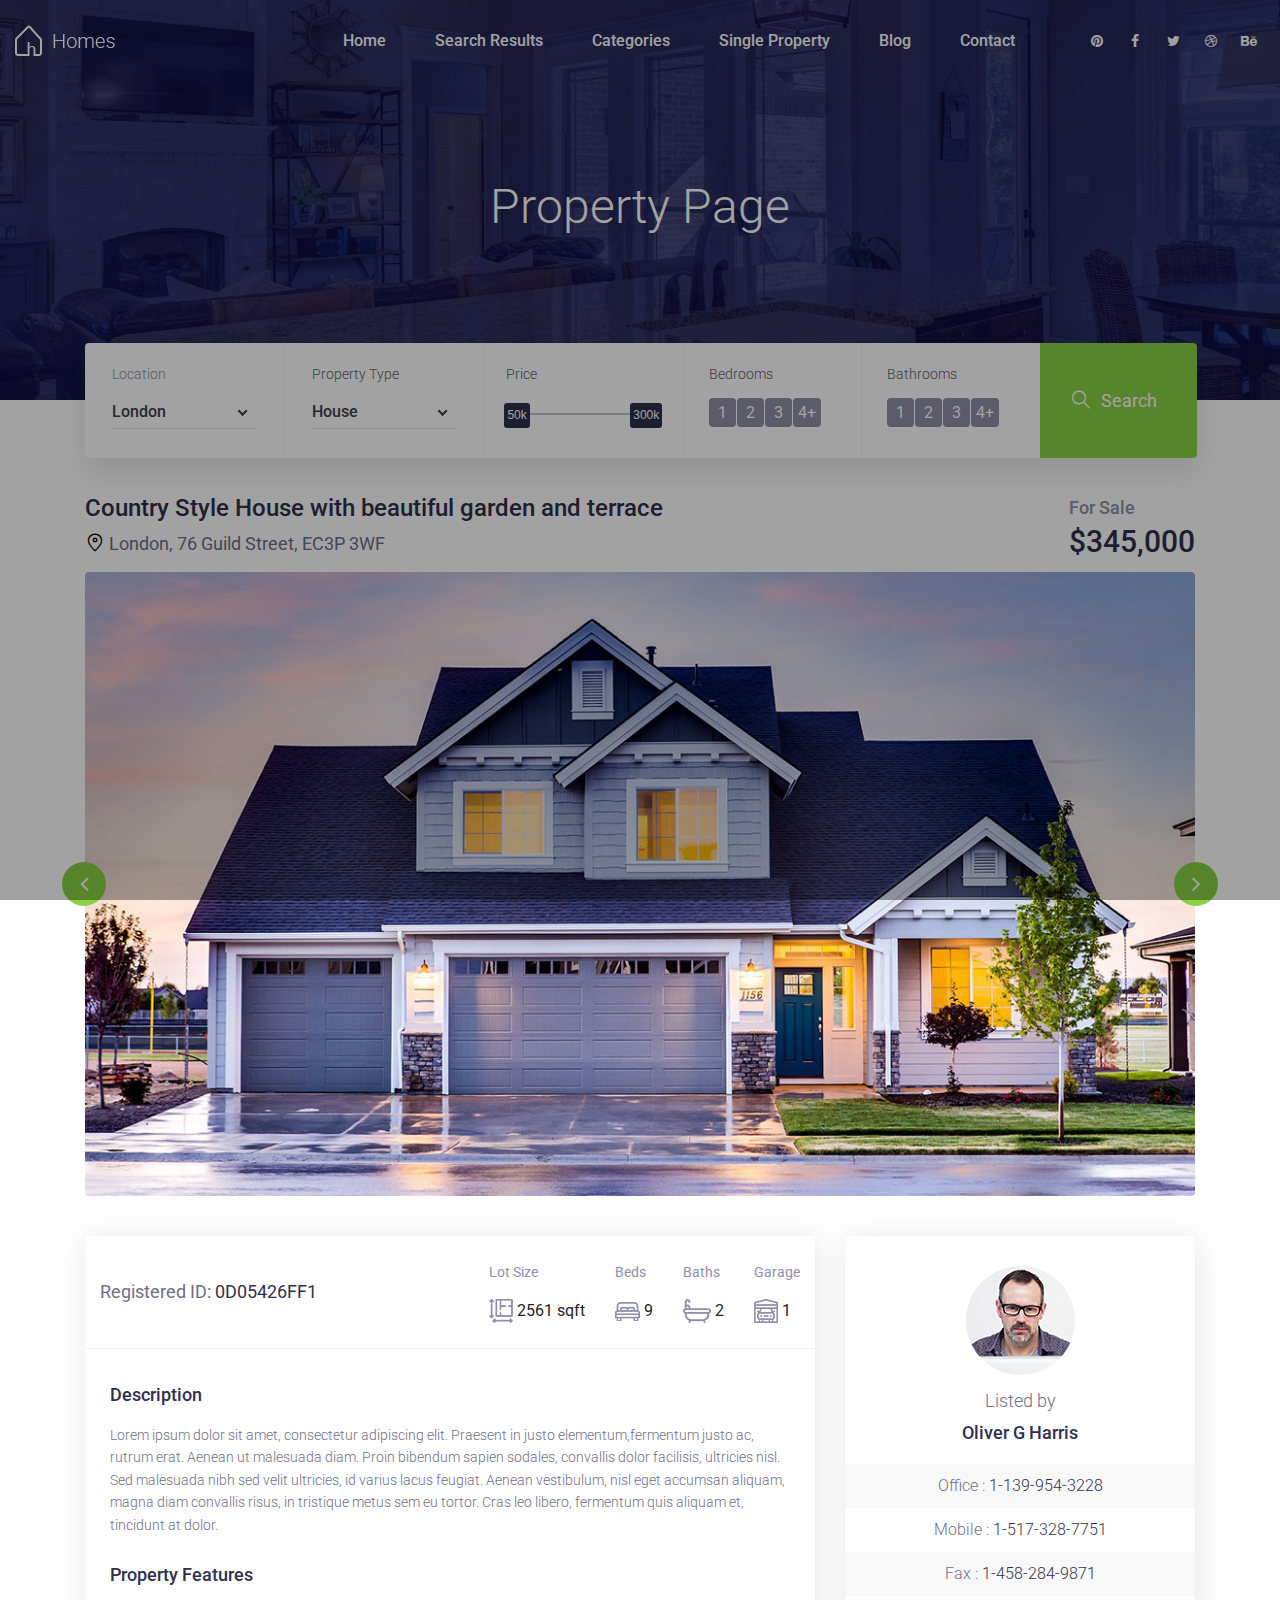
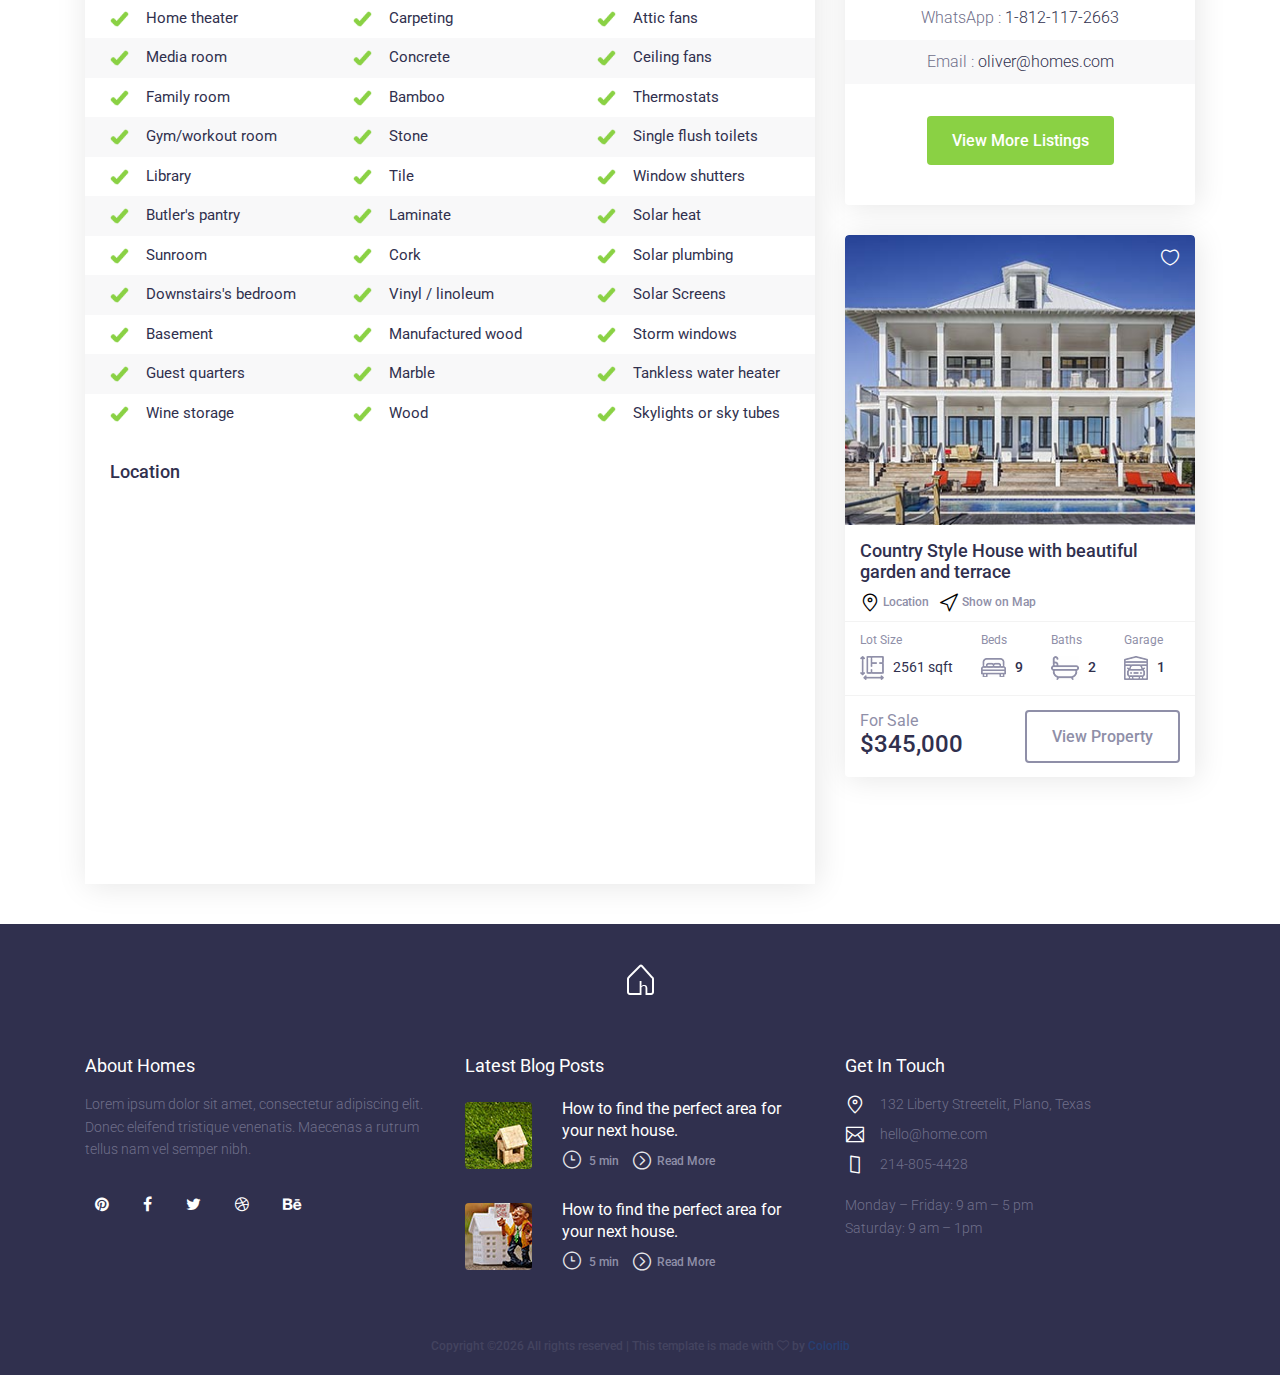
<file: views/Frontend/single-property.html>
<!DOCTYPE html>
<html lang="en">

<head>
    <meta charset="UTF-8">
    <meta name="description" content="Homes Template">
    <meta name="keywords" content="Homes, unica, creative, html">
    <meta name="viewport" content="width=device-width, initial-scale=1.0">
    <meta http-equiv="X-UA-Compatible" content="ie=edge">
    <title>Single Property Page | Template</title>

    <!-- Google Font -->
    <link href="https://fonts.googleapis.com/css?family=Roboto:100,100i,300,300i,400,400i,500,500i,700,700i,900,900i"
        rel="stylesheet">

    <!-- Css Styles -->
    <link rel="stylesheet" href="css/bootstrap.min.css" type="text/css">
    <link rel="stylesheet" href="css/font-awesome.min.css" type="text/css">
    <link rel="stylesheet" href="css/nice-select.css" type="text/css">
    <link rel="stylesheet" href="css/owl.carousel.min.css" type="text/css">
    <link rel="stylesheet" href="css/flaticon.css" type="text/css">
    <link rel="stylesheet" href="css/slicknav.min.css" type="text/css">
    <link rel="stylesheet" href="css/jquery-ui.min.css" type="text/css">
    <link rel="stylesheet" href="css/style.css" type="text/css">
</head>

<body>
    <!-- Page Preloder -->
    <div id="preloder">
        <div class="loader"></div>
    </div>
    <!-- Header Section Begin -->
    <header class="header-section">
        <div class="container-fluid">
            <div class="row">
                <div class="col-lg-12">
                    <div class="logo">
                        <a href="./index.html">
                            <img src="img/logo.png" alt="">
                        </a>
                    </div>
                    <ul class="main-menu">
                        <li><a href="./index.html">Home</a></li>
                        <li><a href="./search.html">Search Results</a></li>
                        <li><a href="./about.html">Categories</a></li>
                        <li><a href="./single-property.html">Single Property</a></li>
                        <li><a href="./blog.html">Blog</a></li>
                        <li><a href="./contact.html">Contact</a></li>

                        <li class="top-social">
                            <a href="#"><i class="fa fa-pinterest"></i></a>
                            <a href="#"><i class="fa fa-facebook"></i></a>
                            <a href="#"><i class="fa fa-twitter"></i></a>
                            <a href="#"><i class="fa fa-dribbble"></i></a>
                            <a href="#"><i class="fa fa-behance"></i></a>
                        </li>
                    </ul>
                    <div id="mobile-menu-wrap"></div>
                </div>
            </div>
        </div>
    </header>
    <!-- Header Section End -->
    <!-- Hero Section Begin -->
    <section class="hero-section set-bg single-property-r" data-setbg="img/bg.jpg">
        <div class="container hero-text text-white">
            <h2>Property Page</h2>
        </div>
    </section>
    <!-- Hero Section End -->
    <!-- Filter Search Section Begin -->
    <div class="filter-search">
        <div class="container ">
            <form class="filter-form">
                <div class="location">
                    <p>Location</p>
                    <select class="filter-location">
                        <option value="">London</option>
                        <option value="">US</option>
                        <option value="">UAE</option>
                    </select>
                </div>
                <div class="search-type">
                    <p>Property Type</p>
                    <select class="filter-property">
                        <option value="">House</option>
                        <option value="">Resort</option>
                        <option value="">Hotel</option>
                    </select>
                </div>
                <div class="price-range">
                    <p>Price</p>
                    <div class="range-slider">
                        <div id="slider-range">
                            <span tabindex="0"
                                class="ui-slider-handle ui-corner-all ui-state-default slider-left">50k</span>
                            <span tabindex="0"
                                class="ui-slider-handle ui-corner-all ui-state-default slider-right">300k</span>
                        </div>
                    </div>
                </div>
                <div class="bedrooms">
                    <p>Bedrooms</p>
                    <div class="room-filter-pagi">
                        <div class="bf-item">
                            <input type="radio" name="room" id="room-1">
                            <label for="room-1">1</label>
                        </div>
                        <div class="bf-item">
                            <input type="radio" name="room" id="room-2">
                            <label for="room-2">2</label>
                        </div>
                        <div class="bf-item">
                            <input type="radio" name="room" id="room-3">
                            <label for="room-3">3</label>
                        </div>
                        <div class="bf-item">
                            <input type="radio" name="room" id="room-4">
                            <label for="room-4">4+</label>
                        </div>
                    </div>
                </div>
                <div class="bathrooms">
                    <p>Bathrooms</p>
                    <div class="room-filter-pagi">
                        <div class="bf-item">
                            <input type="radio" name="bathroom" id="bathroom-1">
                            <label for="bathroom-1">1</label>
                        </div>
                        <div class="bf-item">
                            <input type="radio" name="bathroom" id="bathroom-2">
                            <label for="bathroom-2">2</label>
                        </div>
                        <div class="bf-item">
                            <input type="radio" name="bathroom" id="bathroom-3">
                            <label for="bathroom-3">3</label>
                        </div>
                        <div class="bf-item">
                            <input type="radio" name="bathroom" id="bathroom-4">
                            <label for="bathroom-4">4+</label>
                        </div>
                    </div>
                </div>
                <div class="search-btn">
                    <button type="submit"><i class="flaticon-search"></i>Search</button>
                </div>
            </form>
        </div>
    </div>
    <!-- Filter Search Section End -->
    <!-- Single Property Section Begin -->
    <div class="single-property">
        <div class="container">
            <div class="row spad-p">
                <div class="col-lg-12">
                    <div class="property-title">
                        <h3>Country Style House with beautiful garden and terrace</h3>
                        <a href="#"><i class="fa flaticon-placeholder"></i> London, 76 Guild Street, EC3P 3WF</a>
                    </div>
                    <div class="property-price">
                        <p>For Sale</p>
                        <span>$345,000</span>
                    </div>
                </div>
            </div>
            <div class="row">
                <div class="col-lg-12">
                    <div class="property-img owl-carousel">
                        <div class="single-img">
                            <img src="img/single-property/1.jpg" alt="">
                        </div>
                        <div class="single-img">
                            <img src="img/single-property/2.jpg" alt="">
                        </div>
                    </div>
                </div>
            </div>
        </div>
    </div>
    <!-- Single Property End -->
    <!-- Single Property Deatails Section Begin -->
    <section class="property-details">
        <div class="container">
            <div class="row sp-40 spt-40">
                <div class="col-lg-8">
                    <div class="p-ins">
                        <div class="row details-top">
                            <div class="col-lg-12">
                                <div class="t-details">
                                    <div class="register-id">
                                        <p>Registered ID: <span>0D05426FF1</span></p>
                                    </div>
                                    <div class="popular-room-features single-property">
                                        <div class="size">
                                            <p>Lot Size</p>
                                            <img src="img/rooms/size.png" alt="">
                                            <i class="flaticon-bath"></i>
                                            <span>2561 sqft</span>
                                        </div>
                                        <div class="beds">
                                            <p>Beds</p>
                                            <img src="img/rooms/bed.png" alt="">
                                            <span>9</span>
                                        </div>
                                        <div class="baths">
                                            <p>Baths</p>
                                            <img src="img/rooms/bath.png" alt="">
                                            <span>2</span>
                                        </div>
                                        <div class="garage">
                                            <p>Garage</p>
                                            <img src="img/rooms/garage.png" alt="">
                                            <span>1</span>
                                        </div>
                                    </div>
                                </div>
                            </div>
                        </div>
                        <div class="row">
                            <div class="col-lg-12">
                                <div class="property-description">
                                    <h4>Description</h4>
                                    <p>Lorem ipsum dolor sit amet, consectetur adipiscing elit. Praesent in justo
                                        elementum,fermentum justo ac, rutrum erat. Aenean ut malesuada diam. Proin
                                        bibendum
                                        sapien sodales, convallis dolor facilisis, ultricies nisl. Sed malesuada nibh
                                        sed
                                        velit ultricies, id varius lacus feugiat. Aenean vestibulum, nisl eget accumsan
                                        aliquam, magna diam convallis risus, in tristique metus sem eu tortor. Cras leo
                                        libero, fermentum quis aliquam et, tincidunt at dolor. </p>
                                </div>
                                <div class="property-features">
                                    <h4>Property Features</h4>
                                    <div class="property-table">
                                        <table>
                                            <tr>
                                                <td><img src="img/check.png" alt=""> Home theater</td>
                                                <td><img src="img/check.png" alt=""> Carpeting</td>
                                                <td><img src="img/check.png" alt=""> Attic fans</td>
                                            </tr>
                                            <tr>
                                                <td><img src="img/check.png" alt=""> Media room</td>
                                                <td><img src="img/check.png" alt=""> Concrete</td>
                                                <td><img src="img/check.png" alt=""> Ceiling fans</td>
                                            </tr>
                                            <tr>
                                                <td><img src="img/check.png" alt=""> Family room</td>
                                                <td><img src="img/check.png" alt=""> Bamboo</td>
                                                <td><img src="img/check.png" alt=""> Thermostats</td>
                                            </tr>
                                            <tr>
                                                <td><img src="img/check.png" alt=""> Gym/workout room</td>
                                                <td><img src="img/check.png" alt=""> Stone</td>
                                                <td><img src="img/check.png" alt=""> Single flush toilets</td>
                                            </tr>
                                            <tr>
                                                <td><img src="img/check.png" alt=""> Library</td>
                                                <td><img src="img/check.png" alt=""> Tile</td>
                                                <td><img src="img/check.png" alt=""> Window shutters</td>
                                            </tr>
                                            <tr>
                                                <td><img src="img/check.png" alt=""> Butler's pantry</td>
                                                <td><img src="img/check.png" alt=""> Laminate</td>
                                                <td><img src="img/check.png" alt=""> Solar heat</td>
                                            </tr>
                                            <tr>
                                                <td><img src="img/check.png" alt=""> Sunroom</td>
                                                <td><img src="img/check.png" alt=""> Cork</td>
                                                <td><img src="img/check.png" alt=""> Solar plumbing</td>
                                            </tr>
                                            <tr>
                                                <td><img src="img/check.png" alt=""> Downstairs's bedroom</td>
                                                <td><img src="img/check.png" alt=""> Vinyl / linoleum</td>
                                                <td><img src="img/check.png" alt=""> Solar Screens</td>
                                            </tr>
                                            <tr>
                                                <td><img src="img/check.png" alt=""> Basement</td>
                                                <td><img src="img/check.png" alt=""> Manufactured wood</td>
                                                <td><img src="img/check.png" alt=""> Storm windows</td>
                                            </tr>
                                            <tr>
                                                <td><img src="img/check.png" alt=""> Guest quarters</td>
                                                <td><img src="img/check.png" alt=""> Marble</td>
                                                <td><img src="img/check.png" alt=""> Tankless water heater</td>
                                            </tr>
                                            <tr>
                                                <td><img src="img/check.png" alt=""> Wine storage</td>
                                                <td><img src="img/check.png" alt=""> Wood</td>
                                                <td><img src="img/check.png" alt=""> Skylights or sky tubes</td>
                                            </tr>
                                        </table>
                                    </div>
                                </div>
                                <div class="location-map">
                                    <h4>Location</h4>
                                    <iframe src="https://www.google.com/maps/embed?pb=!1m18!1m12!1m3!1d107002.020096289!2d-96.80666618302782!3d33.06138629992991!2m3!1f0!2f0!3f0!3m2!1i1024!2i768!4f13.1!3m3!1m2!1s0x864c21da13c59513%3A0x62aa036489cd602b!2sPlano%2C+TX%2C+USA!5e0!3m2!1sen!2sbd!4v1558246953339!5m2!1sen!2sbd" allowfullscreen></iframe>
                                </div>
                            </div>
                        </div>
                    </div>
                </div>
                <div class="col-lg-4">
                    <div class="row pb-30">
                        <div class="col-lg-12">
                            <div class="contact-service">
                                <img src="img/single-property/small.png" alt="">
                                <p>Listed by</p>
                                <h5>Oliver G Harris</h5>
                                <table>
                                    <tr>
                                        <td>Office : <span>1-139-954-3228</span></td>
                                    </tr>
                                    <tr>
                                        <td>Mobile : <span>1-517-328-7751</span></td>
                                    </tr>
                                    <tr>
                                        <td>Fax : <span>1-458-284-9871</span></td>
                                    </tr>
                                    <tr>
                                        <td>WhatsApp : <span>1-812-117-2663</span></td>
                                    </tr>
                                    <tr>
                                        <td>Email : <span>oliver@homes.com</span></td>
                                    </tr>
                                </table>
                                <a href="#" class="site-btn list-btn">View More Listings</a>
                            </div>
                        </div>
                    </div>
                    <div class="row">
                        <div class="col-lg-12">
                            <div class="room-items">
                                <div class="room-img set-bg" data-setbg="img/rooms/4.jpg">
                                    <a href="#" class="room-content">
                                        <i class="flaticon-heart"></i>
                                    </a>
                                </div>
                                <div class="room-text">
                                    <div class="room-details">
                                        <div class="room-title">
                                            <h5>Country Style House with beautiful garden and terrace</h5>
                                            <a href="#"><i class="flaticon-placeholder"></i> <span>Location</span></a>
                                            <a href="#" class="large-width"><i class="flaticon-cursor"></i> <span>Show
                                                    on Map</span></a>
                                        </div>
                                    </div>
                                    <div class="room-features">
                                        <div class="room-info">
                                            <div class="size">
                                                <p>Lot Size</p>
                                                <img src="img/rooms/size.png" alt="">
                                                <i class="flaticon-bath"></i>
                                                <span>2561 sqft</span>
                                            </div>
                                            <div class="beds">
                                                <p>Beds</p>
                                                <img src="img/rooms/bed.png" alt="">
                                                <span>9</span>
                                            </div>
                                            <div class="baths">
                                                <p>Baths</p>
                                                <img src="img/rooms/bath.png" alt="">
                                                <span>2</span>
                                            </div>
                                            <div class="garage">
                                                <p>Garage</p>
                                                <img src="img/rooms/garage.png" alt="">
                                                <span>1</span>
                                            </div>
                                        </div>
                                    </div>
                                    <div class="room-price">
                                        <p>For Sale</p>
                                        <span>$345,000</span>
                                    </div>
                                    <a href="#" class="site-btn btn-line">View Property</a>
                                </div>
                            </div>
                        </div>
                    </div>
                </div>
            </div>
        </div>
    </section>
    <!-- Single Property Deatails Section End -->
    <!-- Footer Section Begin -->
    <footer class="footer-section p-40">
        <div class="container">
            <div class="row">
                <div class="col-lg-12 text-center sp-60">
                    <img src="img/only-logo.png" alt="">
                </div>
            </div>
            <div class="row p-37">
                <div class="col-lg-4">
                    <div class="about-footer">
                        <h5>About Homes</h5>
                        <p>Lorem ipsum dolor sit amet, consectetur adipiscing elit. Donec eleifend tristique venenatis.
                            Maecenas a rutrum tellus nam vel semper nibh.</p>
                        <div class="footer-social">
                            <a href="#"><i class="fa fa-pinterest"></i></a>
                            <a href="#"><i class="fa fa-facebook"></i></a>
                            <a href="#"><i class="fa fa-twitter"></i></a>
                            <a href="#"><i class="fa fa-dribbble"></i></a>
                            <a href="#"><i class="fa fa-behance"></i></a>
                        </div>
                    </div>
                </div>
                <div class="col-lg-4 col-md-6">
                    <div class="footer-blog">
                        <h5>Latest Blog Posts</h5>

                        <div class="single-blog">
                            <div class="lt-side">
                                <img src="img/footer-blog-1.jpg" alt="">
                            </div>
                            <div class="rt-side">
                                <h6>How to find the perfect area for<br> your next house.</h6>
                                <div class="blog-time">
                                    <i class="flaticon-clock"></i>
                                    <span>5 min</span>
                                </div>
                                <a href="#" class="read-more">
                                    <i class="flaticon-right-arrow-1"></i>
                                    <span>Read More</span>
                                </a>
                            </div>
                        </div>
                        <div class="single-blog">
                            <div class="lt-side">
                                <img src="img/footer-blog-2.jpg" alt="">
                            </div>
                            <div class="rt-side">
                                <h6>How to find the perfect area for<br> your next house.</h6>
                                <div class="blog-time">
                                    <i class="flaticon-clock"></i>
                                    <span>5 min</span>
                                </div>
                                <a href="#" class="read-more">
                                    <i class="flaticon-right-arrow-1"></i>
                                    <span>Read More</span>
                                </a>
                            </div>
                        </div>
                    </div>
                </div>
                <div class="col-lg-4 col-md-6">
                    <div class="footer-address">
                        <h5>Get In Touch</h5>
                        <ul>
                            <li><i class="flaticon-placeholder"></i><span>132 Liberty Streetelit, Plano, Texas</span>
                            </li>
                            <li><i class="flaticon-envelope"></i><span>hello@home.com</span></li>
                            <li><i class="flaticon-smartphone"></i><span>214-805-4428</span></li>
                        </ul>
                        <p>Monday – Friday: 9 am – 5 pm</p>
                        <p>Saturday: 9 am – 1pm</p>
                    </div>
                </div>
            </div>

            <div class="row p-20">
                <div class="col-lg-12 text-center">
                    <div class="copyright">
                        <!-- Link back to Colorlib can't be removed. Template is licensed under CC BY 3.0. -->
Copyright &copy;<script>document.write(new Date().getFullYear());</script> All rights reserved | This template is made with <i class="fa fa-heart-o" aria-hidden="true"></i> by <a href="https://colorlib.com" target="_blank">Colorlib</a>
<!-- Link back to Colorlib can't be removed. Template is licensed under CC BY 3.0. -->

                    </div>
                </div>
            </div>
        </div>
    </footer>
    <!-- Footer Section End -->

    <!-- Js Plugins -->
    <script src="js/jquery-3.3.1.min.js"></script>
    <script src="js/bootstrap.min.js"></script>
    <script src="js/jquery.nice-select.min.js"></script>
    <script src="js/owl.carousel.min.js"></script>
    <script src="js/jquery-ui.min.js"></script>
    <script src="js/jquery.slicknav.js"></script>
    <script src="js/main.js"></script>
</body>

</html>
</file>
<file: assets/sb admin/plugins/daterangepicker/daterangepicker.css>
.daterangepicker {
  position: absolute;
  color: inherit;
  background-color: #fff;
  border-radius: 4px;
  border: 1px solid #ddd;
  width: 278px;
  max-width: none;
  padding: 0;
  margin-top: 7px;
  top: 100px;
  left: 20px;
  z-index: 3001;
  display: none;
  font-family: arial;
  font-size: 15px;
  line-height: 1em;
}

.daterangepicker:before, .daterangepicker:after {
  position: absolute;
  display: inline-block;
  border-bottom-color: rgba(0, 0, 0, 0.2);
  content: '';
}

.daterangepicker:before {
  top: -7px;
  border-right: 7px solid transparent;
  border-left: 7px solid transparent;
  border-bottom: 7px solid #ccc;
}

.daterangepicker:after {
  top: -6px;
  border-right: 6px solid transparent;
  border-bottom: 6px solid #fff;
  border-left: 6px solid transparent;
}

.daterangepicker.opensleft:before {
  right: 9px;
}

.daterangepicker.opensleft:after {
  right: 10px;
}

.daterangepicker.openscenter:before {
  left: 0;
  right: 0;
  width: 0;
  margin-left: auto;
  margin-right: auto;
}

.daterangepicker.openscenter:after {
  left: 0;
  right: 0;
  width: 0;
  margin-left: auto;
  margin-right: auto;
}

.daterangepicker.opensright:before {
  left: 9px;
}

.daterangepicker.opensright:after {
  left: 10px;
}

.daterangepicker.drop-up {
  margin-top: -7px;
}

.daterangepicker.drop-up:before {
  top: initial;
  bottom: -7px;
  border-bottom: initial;
  border-top: 7px solid #ccc;
}

.daterangepicker.drop-up:after {
  top: initial;
  bottom: -6px;
  border-bottom: initial;
  border-top: 6px solid #fff;
}

.daterangepicker.single .daterangepicker .ranges, .daterangepicker.single .drp-calendar {
  float: none;
}

.daterangepicker.single .drp-selected {
  display: none;
}

.daterangepicker.show-calendar .drp-calendar {
  display: block;
}

.daterangepicker.show-calendar .drp-buttons {
  display: block;
}

.daterangepicker.auto-apply .drp-buttons {
  display: none;
}

.daterangepicker .drp-calendar {
  display: none;
  max-width: 270px;
}

.daterangepicker .drp-calendar.left {
  padding: 8px 0 8px 8px;
}

.daterangepicker .drp-calendar.right {
  padding: 8px;
}

.daterangepicker .drp-calendar.single .calendar-table {
  border: none;
}

.daterangepicker .calendar-table .next span, .daterangepicker .calendar-table .prev span {
  color: #fff;
  border: solid black;
  border-width: 0 2px 2px 0;
  border-radius: 0;
  display: inline-block;
  padding: 3px;
}

.daterangepicker .calendar-table .next span {
  transform: rotate(-45deg);
  -webkit-transform: rotate(-45deg);
}

.daterangepicker .calendar-table .prev span {
  transform: rotate(135deg);
  -webkit-transform: rotate(135deg);
}

.daterangepicker .calendar-table th, .daterangepicker .calendar-table td {
  white-space: nowrap;
  text-align: center;
  vertical-align: middle;
  min-width: 32px;
  width: 32px;
  height: 24px;
  line-height: 24px;
  font-size: 12px;
  border-radius: 4px;
  border: 1px solid transparent;
  white-space: nowrap;
  cursor: pointer;
}

.daterangepicker .calendar-table {
  border: 1px solid #fff;
  border-radius: 4px;
  background-color: #fff;
}

.daterangepicker .calendar-table table {
  width: 100%;
  margin: 0;
  border-spacing: 0;
  border-collapse: collapse;
}

.daterangepicker td.available:hover, .daterangepicker th.available:hover {
  background-color: #eee;
  border-color: transparent;
  color: inherit;
}

.daterangepicker td.week, .daterangepicker th.week {
  font-size: 80%;
  color: #ccc;
}

.daterangepicker td.off, .daterangepicker td.off.in-range, .daterangepicker td.off.start-date, .daterangepicker td.off.end-date {
  background-color: #fff;
  border-color: transparent;
  color: #999;
}

.daterangepicker td.in-range {
  background-color: #ebf4f8;
  border-color: transparent;
  color: #000;
  border-radius: 0;
}

.daterangepicker td.start-date {
  border-radius: 4px 0 0 4px;
}

.daterangepicker td.end-date {
  border-radius: 0 4px 4px 0;
}

.daterangepicker td.start-date.end-date {
  border-radius: 4px;
}

.daterangepicker td.active, .daterangepicker td.active:hover {
  background-color: #357ebd;
  border-color: transparent;
  color: #fff;
}

.daterangepicker th.month {
  width: auto;
}

.daterangepicker td.disabled, .daterangepicker option.disabled {
  color: #999;
  cursor: not-allowed;
  text-decoration: line-through;
}

.daterangepicker select.monthselect, .daterangepicker select.yearselect {
  font-size: 12px;
  padding: 1px;
  height: auto;
  margin: 0;
  cursor: default;
}

.daterangepicker select.monthselect {
  margin-right: 2%;
  width: 56%;
}

.daterangepicker select.yearselect {
  width: 40%;
}

.daterangepicker select.hourselect, .daterangepicker select.minuteselect, .daterangepicker select.secondselect, .daterangepicker select.ampmselect {
  width: 50px;
  margin: 0 auto;
  background: #eee;
  border: 1px solid #eee;
  padding: 2px;
  outline: 0;
  font-size: 12px;
}

.daterangepicker .calendar-time {
  text-align: center;
  margin: 4px auto 0 auto;
  line-height: 30px;
  position: relative;
}

.daterangepicker .calendar-time select.disabled {
  color: #ccc;
  cursor: not-allowed;
}

.daterangepicker .drp-buttons {
  clear: both;
  text-align: right;
  padding: 8px;
  border-top: 1px solid #ddd;
  display: none;
  line-height: 12px;
  vertical-align: middle;
}

.daterangepicker .drp-selected {
  display: inline-block;
  font-size: 12px;
  padding-right: 8px;
}

.daterangepicker .drp-buttons .btn {
  margin-left: 8px;
  font-size: 12px;
  font-weight: bold;
  padding: 4px 8px;
}

.daterangepicker.show-ranges.single.rtl .drp-calendar.left {
  border-right: 1px solid #ddd;
}

.daterangepicker.show-ranges.single.ltr .drp-calendar.left {
  border-left: 1px solid #ddd;
}

.daterangepicker.show-ranges.rtl .drp-calendar.right {
  border-right: 1px solid #ddd;
}

.daterangepicker.show-ranges.ltr .drp-calendar.left {
  border-left: 1px solid #ddd;
}

.daterangepicker .ranges {
  float: none;
  text-align: left;
  margin: 0;
}

.daterangepicker.show-calendar .ranges {
  margin-top: 8px;
}

.daterangepicker .ranges ul {
  list-style: none;
  margin: 0 auto;
  padding: 0;
  width: 100%;
}

.daterangepicker .ranges li {
  font-size: 12px;
  padding: 8px 12px;
  cursor: pointer;
}

.daterangepicker .ranges li:hover {
  background-color: #eee;
}

.daterangepicker .ranges li.active {
  background-color: #08c;
  color: #fff;
}

/*  Larger Screen Styling */
@media (min-width: 564px) {
  .daterangepicker {
    width: auto;
  }

  .daterangepicker .ranges ul {
    width: 140px;
  }

  .daterangepicker.single .ranges ul {
    width: 100%;
  }

  .daterangepicker.single .drp-calendar.left {
    clear: none;
  }

  .daterangepicker.single .ranges, .daterangepicker.single .drp-calendar {
    float: left;
  }

  .daterangepicker {
    direction: ltr;
    text-align: left;
  }

  .daterangepicker .drp-calendar.left {
    clear: left;
    margin-right: 0;
  }

  .daterangepicker .drp-calendar.left .calendar-table {
    border-right: none;
    border-top-right-radius: 0;
    border-bottom-right-radius: 0;
  }

  .daterangepicker .drp-calendar.right {
    margin-left: 0;
  }

  .daterangepicker .drp-calendar.right .calendar-table {
    border-left: none;
    border-top-left-radius: 0;
    border-bottom-left-radius: 0;
  }

  .daterangepicker .drp-calendar.left .calendar-table {
    padding-right: 8px;
  }

  .daterangepicker .ranges, .daterangepicker .drp-calendar {
    float: left;
  }
}

@media (min-width: 730px) {
  .daterangepicker .ranges {
    width: auto;
  }

  .daterangepicker .ranges {
    float: left;
  }

  .daterangepicker.rtl .ranges {
    float: right;
  }

  .daterangepicker .drp-calendar.left {
    clear: none !important;
  }
}
</file>
<file: assets/sb admin/plugins/summernote/summernote-bs4.css>
@font-face{font-family:"summernote";font-style:normal;font-weight:normal;src:url("./font/summernote.eot?1d9aeaaff0a8939558a45be6cd52cd4c");src:url("./font/summernote.eot?1d9aeaaff0a8939558a45be6cd52cd4c#iefix") format("embedded-opentype"),url("./font/summernote.woff?1d9aeaaff0a8939558a45be6cd52cd4c") format("woff"),url("./font/summernote.ttf?1d9aeaaff0a8939558a45be6cd52cd4c") format("truetype")}[class^="note-icon-"]:before,[class*=" note-icon-"]:before{display:inline-block;font:normal normal normal 14px summernote;font-size:inherit;-webkit-font-smoothing:antialiased;text-decoration:inherit;text-rendering:auto;text-transform:none;vertical-align:middle;speak:none;-moz-osx-font-smoothing:grayscale}.note-icon-align-center:before,.note-icon-align-indent:before,.note-icon-align-justify:before,.note-icon-align-left:before,.note-icon-align-outdent:before,.note-icon-align-right:before,.note-icon-align:before,.note-icon-arrow-circle-down:before,.note-icon-arrow-circle-left:before,.note-icon-arrow-circle-right:before,.note-icon-arrow-circle-up:before,.note-icon-arrows-alt:before,.note-icon-arrows-h:before,.note-icon-arrows-v:before,.note-icon-bold:before,.note-icon-caret:before,.note-icon-chain-broken:before,.note-icon-circle:before,.note-icon-close:before,.note-icon-code:before,.note-icon-col-after:before,.note-icon-col-before:before,.note-icon-col-remove:before,.note-icon-eraser:before,.note-icon-float-left:before,.note-icon-float-none:before,.note-icon-float-right:before,.note-icon-font:before,.note-icon-frame:before,.note-icon-italic:before,.note-icon-link:before,.note-icon-magic:before,.note-icon-menu-check:before,.note-icon-minus:before,.note-icon-orderedlist:before,.note-icon-pencil:before,.note-icon-picture:before,.note-icon-question:before,.note-icon-redo:before,.note-icon-rollback:before,.note-icon-row-above:before,.note-icon-row-below:before,.note-icon-row-remove:before,.note-icon-special-character:before,.note-icon-square:before,.note-icon-strikethrough:before,.note-icon-subscript:before,.note-icon-summernote:before,.note-icon-superscript:before,.note-icon-table:before,.note-icon-text-height:before,.note-icon-trash:before,.note-icon-underline:before,.note-icon-undo:before,.note-icon-unorderedlist:before,.note-icon-video:before{display:inline-block;font-family:"summernote";font-style:normal;font-weight:normal;text-decoration:inherit}.note-icon-align-center:before{content:"\f101"}.note-icon-align-indent:before{content:"\f102"}.note-icon-align-justify:before{content:"\f103"}.note-icon-align-left:before{content:"\f104"}.note-icon-align-outdent:before{content:"\f105"}.note-icon-align-right:before{content:"\f106"}.note-icon-align:before{content:"\f107"}.note-icon-arrow-circle-down:before{content:"\f108"}.note-icon-arrow-circle-left:before{content:"\f109"}.note-icon-arrow-circle-right:before{content:"\f10a"}.note-icon-arrow-circle-up:before{content:"\f10b"}.note-icon-arrows-alt:before{content:"\f10c"}.note-icon-arrows-h:before{content:"\f10d"}.note-icon-arrows-v:before{content:"\f10e"}.note-icon-bold:before{content:"\f10f"}.note-icon-caret:before{content:"\f110"}.note-icon-chain-broken:before{content:"\f111"}.note-icon-circle:before{content:"\f112"}.note-icon-close:before{content:"\f113"}.note-icon-code:before{content:"\f114"}.note-icon-col-after:before{content:"\f115"}.note-icon-col-before:before{content:"\f116"}.note-icon-col-remove:before{content:"\f117"}.note-icon-eraser:before{content:"\f118"}.note-icon-float-left:before{content:"\f119"}.note-icon-float-none:before{content:"\f11a"}.note-icon-float-right:before{content:"\f11b"}.note-icon-font:before{content:"\f11c"}.note-icon-frame:before{content:"\f11d"}.note-icon-italic:before{content:"\f11e"}.note-icon-link:before{content:"\f11f"}.note-icon-magic:before{content:"\f120"}.note-icon-menu-check:before{content:"\f121"}.note-icon-minus:before{content:"\f122"}.note-icon-orderedlist:before{content:"\f123"}.note-icon-pencil:before{content:"\f124"}.note-icon-picture:before{content:"\f125"}.note-icon-question:before{content:"\f126"}.note-icon-redo:before{content:"\f127"}.note-icon-rollback:before{content:"\f128"}.note-icon-row-above:before{content:"\f129"}.note-icon-row-below:before{content:"\f12a"}.note-icon-row-remove:before{content:"\f12b"}.note-icon-special-character:before{content:"\f12c"}.note-icon-square:before{content:"\f12d"}.note-icon-strikethrough:before{content:"\f12e"}.note-icon-subscript:before{content:"\f12f"}.note-icon-summernote:before{content:"\f130"}.note-icon-superscript:before{content:"\f131"}.note-icon-table:before{content:"\f132"}.note-icon-text-height:before{content:"\f133"}.note-icon-trash:before{content:"\f134"}.note-icon-underline:before{content:"\f135"}.note-icon-undo:before{content:"\f136"}.note-icon-unorderedlist:before{content:"\f137"}.note-icon-video:before{content:"\f138"}.note-editor{position:relative}.note-editor .note-dropzone{position:absolute;z-index:100;display:none;color:#87cefa;background-color:#fff;opacity:.95}.note-editor .note-dropzone .note-dropzone-message{display:table-cell;font-size:28px;font-weight:700;text-align:center;vertical-align:middle}.note-editor .note-dropzone.hover{color:#098ddf}.note-editor.dragover .note-dropzone{display:table}.note-editor .note-editing-area{position:relative}.note-editor .note-editing-area .note-editable{outline:0}.note-editor .note-editing-area .note-editable sup{vertical-align:super}.note-editor .note-editing-area .note-editable sub{vertical-align:sub}.note-editor .note-editing-area img.note-float-left{margin-right:10px}.note-editor .note-editing-area img.note-float-right{margin-left:10px}.note-editor.note-frame{border:1px solid #a9a9a9}.note-editor.note-frame.codeview .note-editing-area .note-editable{display:none}.note-editor.note-frame.codeview .note-editing-area .note-codable{display:block}.note-editor.note-frame .note-editing-area{overflow:hidden}.note-editor.note-frame .note-editing-area .note-editable{padding:10px;overflow:auto;color:#000;word-wrap:break-word;background-color:#fff}.note-editor.note-frame .note-editing-area .note-editable[contenteditable="false"]{background-color:#e5e5e5}.note-editor.note-frame .note-editing-area .note-codable{display:none;width:100%;padding:10px;margin-bottom:0;font-family:Menlo,Monaco,monospace,sans-serif;font-size:14px;color:#ccc;background-color:#222;border:0;-webkit-border-radius:0;-moz-border-radius:0;border-radius:0;outline:0;box-shadow:none;-webkit-box-sizing:border-box;-moz-box-sizing:border-box;-ms-box-sizing:border-box;box-sizing:border-box;resize:none}.note-editor.note-frame.fullscreen{position:fixed;top:0;left:0;z-index:1050;width:100%!important}.note-editor.note-frame.fullscreen .note-editable{background-color:#fff}.note-editor.note-frame.fullscreen .note-resizebar{display:none}.note-editor.note-frame .note-status-output{display:block;width:100%;height:20px;margin-bottom:0;font-size:14px;line-height:1.42857143;color:#000;border:0;border-top:1px solid #e2e2e2}.note-editor.note-frame .note-status-output:empty{height:0;border-top:0 solid transparent}.note-editor.note-frame .note-status-output .pull-right{float:right!important}.note-editor.note-frame .note-status-output .text-muted{color:#777}.note-editor.note-frame .note-status-output .text-primary{color:#286090}.note-editor.note-frame .note-status-output .text-success{color:#3c763d}.note-editor.note-frame .note-status-output .text-info{color:#31708f}.note-editor.note-frame .note-status-output .text-warning{color:#8a6d3b}.note-editor.note-frame .note-status-output .text-danger{color:#a94442}.note-editor.note-frame .note-status-output .alert{padding:7px 10px 2px 10px;margin:-7px 0 0 0;color:#000;background-color:#f5f5f5;border-radius:0}.note-editor.note-frame .note-status-output .alert .note-icon{margin-right:5px}.note-editor.note-frame .note-status-output .alert-success{color:#3c763d!important;background-color:#dff0d8!important}.note-editor.note-frame .note-status-output .alert-info{color:#31708f!important;background-color:#d9edf7!important}.note-editor.note-frame .note-status-output .alert-warning{color:#8a6d3b!important;background-color:#fcf8e3!important}.note-editor.note-frame .note-status-output .alert-danger{color:#a94442!important;background-color:#f2dede!important}.note-editor.note-frame .note-statusbar{background-color:#f5f5f5;border-top:1px solid #ddd;border-bottom-right-radius:4px;border-bottom-left-radius:4px}.note-editor.note-frame .note-statusbar .note-resizebar{width:100%;height:9px;padding-top:1px;cursor:ns-resize}.note-editor.note-frame .note-statusbar .note-resizebar .note-icon-bar{width:20px;margin:1px auto;border-top:1px solid #a9a9a9}.note-editor.note-frame .note-statusbar.locked .note-resizebar{cursor:default}.note-editor.note-frame .note-statusbar.locked .note-resizebar .note-icon-bar{display:none}.note-editor.note-frame .note-placeholder{padding:10px}.note-popover.popover{display:none;max-width:none}.note-popover.popover .popover-content a{display:inline-block;max-width:200px;overflow:hidden;text-overflow:ellipsis;white-space:nowrap;vertical-align:middle}.note-popover.popover .arrow{left:20px!important}.note-toolbar{position:relative;z-index:500}.note-popover .popover-content,.card-header.note-toolbar{padding:0 0 5px 5px;margin:0;background:#f5f5f5}.note-popover .popover-content>.btn-group,.card-header.note-toolbar>.btn-group{margin-top:5px;margin-right:5px;margin-left:0}.note-popover .popover-content .btn-group .note-table,.card-header.note-toolbar .btn-group .note-table{min-width:0;padding:5px}.note-popover .popover-content .btn-group .note-table .note-dimension-picker,.card-header.note-toolbar .btn-group .note-table .note-dimension-picker{font-size:18px}.note-popover .popover-content .btn-group .note-table .note-dimension-picker .note-dimension-picker-mousecatcher,.card-header.note-toolbar .btn-group .note-table .note-dimension-picker .note-dimension-picker-mousecatcher{position:absolute!important;z-index:3;width:10em;height:10em;cursor:pointer}.note-popover .popover-content .btn-group .note-table .note-dimension-picker .note-dimension-picker-unhighlighted,.card-header.note-toolbar .btn-group .note-table .note-dimension-picker .note-dimension-picker-unhighlighted{position:relative!important;z-index:1;width:5em;height:5em;background:url('[data-uri]') repeat}.note-popover .popover-content .btn-group .note-table .note-dimension-picker .note-dimension-picker-highlighted,.card-header.note-toolbar .btn-group .note-table .note-dimension-picker .note-dimension-picker-highlighted{position:absolute!important;z-index:2;width:1em;height:1em;background:url('[data-uri]') repeat}.note-popover .popover-content .note-style .dropdown-style blockquote,.card-header.note-toolbar .note-style .dropdown-style blockquote,.note-popover .popover-content .note-style .dropdown-style pre,.card-header.note-toolbar .note-style .dropdown-style pre{padding:5px 10px;margin:0}.note-popover .popover-content .note-style .dropdown-style h1,.card-header.note-toolbar .note-style .dropdown-style h1,.note-popover .popover-content .note-style .dropdown-style h2,.card-header.note-toolbar .note-style .dropdown-style h2,.note-popover .popover-content .note-style .dropdown-style h3,.card-header.note-toolbar .note-style .dropdown-style h3,.note-popover .popover-content .note-style .dropdown-style h4,.card-header.note-toolbar .note-style .dropdown-style h4,.note-popover .popover-content .note-style .dropdown-style h5,.card-header.note-toolbar .note-style .dropdown-style h5,.note-popover .popover-content .note-style .dropdown-style h6,.card-header.note-toolbar .note-style .dropdown-style h6,.note-popover .popover-content .note-style .dropdown-style p,.card-header.note-toolbar .note-style .dropdown-style p{padding:0;margin:0}.note-popover .popover-content .note-color-all .dropdown-menu,.card-header.note-toolbar .note-color-all .dropdown-menu{min-width:337px}.note-popover .popover-content .note-color .dropdown-toggle,.card-header.note-toolbar .note-color .dropdown-toggle{width:20px;padding-left:5px}.note-popover .popover-content .note-color .dropdown-menu .note-palette,.card-header.note-toolbar .note-color .dropdown-menu .note-palette{display:inline-block;width:160px;margin:0}.note-popover .popover-content .note-color .dropdown-menu .note-palette:first-child,.card-header.note-toolbar .note-color .dropdown-menu .note-palette:first-child{margin:0 5px}.note-popover .popover-content .note-color .dropdown-menu .note-palette .note-palette-title,.card-header.note-toolbar .note-color .dropdown-menu .note-palette .note-palette-title{margin:2px 7px;font-size:12px;text-align:center;border-bottom:1px solid #eee}.note-popover .popover-content .note-color .dropdown-menu .note-palette .note-color-reset,.card-header.note-toolbar .note-color .dropdown-menu .note-palette .note-color-reset,.note-popover .popover-content .note-color .dropdown-menu .note-palette .note-color-select,.card-header.note-toolbar .note-color .dropdown-menu .note-palette .note-color-select{width:100%;padding:0 3px;margin:3px;font-size:11px;cursor:pointer;-webkit-border-radius:5px;-moz-border-radius:5px;border-radius:5px}.note-popover .popover-content .note-color .dropdown-menu .note-palette .note-color-row,.card-header.note-toolbar .note-color .dropdown-menu .note-palette .note-color-row{height:20px}.note-popover .popover-content .note-color .dropdown-menu .note-palette .note-color-reset:hover,.card-header.note-toolbar .note-color .dropdown-menu .note-palette .note-color-reset:hover{background:#eee}.note-popover .popover-content .note-color .dropdown-menu .note-palette .note-color-select-btn,.card-header.note-toolbar .note-color .dropdown-menu .note-palette .note-color-select-btn{display:none}.note-popover .popover-content .note-color .dropdown-menu .note-palette .note-holder-custom .note-color-btn,.card-header.note-toolbar .note-color .dropdown-menu .note-palette .note-holder-custom .note-color-btn{border:1px solid #eee}.note-popover .popover-content .note-para .dropdown-menu,.card-header.note-toolbar .note-para .dropdown-menu{min-width:216px;padding:5px}.note-popover .popover-content .note-para .dropdown-menu>div:first-child,.card-header.note-toolbar .note-para .dropdown-menu>div:first-child{margin-right:5px}.note-popover .popover-content .dropdown-menu,.card-header.note-toolbar .dropdown-menu{min-width:90px}.note-popover .popover-content .dropdown-menu.right,.card-header.note-toolbar .dropdown-menu.right{right:0;left:auto}.note-popover .popover-content .dropdown-menu.right::before,.card-header.note-toolbar .dropdown-menu.right::before{right:9px;left:auto!important}.note-popover .popover-content .dropdown-menu.right::after,.card-header.note-toolbar .dropdown-menu.right::after{right:10px;left:auto!important}.note-popover .popover-content .dropdown-menu.note-check a i,.card-header.note-toolbar .dropdown-menu.note-check a i{color:deepskyblue;visibility:hidden}.note-popover .popover-content .dropdown-menu.note-check a.checked i,.card-header.note-toolbar .dropdown-menu.note-check a.checked i{visibility:visible}.note-popover .popover-content .note-fontsize-10,.card-header.note-toolbar .note-fontsize-10{font-size:10px}.note-popover .popover-content .note-color-palette,.card-header.note-toolbar .note-color-palette{line-height:1}.note-popover .popover-content .note-color-palette div .note-color-btn,.card-header.note-toolbar .note-color-palette div .note-color-btn{width:20px;height:20px;padding:0;margin:0;border:1px solid #fff}.note-popover .popover-content .note-color-palette div .note-color-btn:hover,.card-header.note-toolbar .note-color-palette div .note-color-btn:hover{border:1px solid #000}.note-dialog>div{display:none}.note-dialog .form-group{margin-right:0;margin-left:0}.note-dialog .note-modal-form{margin:0}.note-dialog .note-image-dialog .note-dropzone{min-height:100px;margin-bottom:10px;font-size:30px;line-height:4;color:lightgray;text-align:center;border:4px dashed lightgray}@-moz-document url-prefix(){.note-image-input{height:auto}}.note-placeholder{position:absolute;display:none;color:gray}.note-handle .note-control-selection{position:absolute;display:none;border:1px solid black}.note-handle .note-control-selection>div{position:absolute}.note-handle .note-control-selection .note-control-selection-bg{width:100%;height:100%;background-color:black;-webkit-opacity:.3;-khtml-opacity:.3;-moz-opacity:.3;opacity:.3;-ms-filter:alpha(opacity=30);filter:alpha(opacity=30)}.note-handle .note-control-selection .note-control-handle{width:7px;height:7px;border:1px solid black}.note-handle .note-control-selection .note-control-holder{width:7px;height:7px;border:1px solid black}.note-handle .note-control-selection .note-control-sizing{width:7px;height:7px;background-color:white;border:1px solid black}.note-handle .note-control-selection .note-control-nw{top:-5px;left:-5px;border-right:0;border-bottom:0}.note-handle .note-control-selection .note-control-ne{top:-5px;right:-5px;border-bottom:0;border-left:none}.note-handle .note-control-selection .note-control-sw{bottom:-5px;left:-5px;border-top:0;border-right:0}.note-handle .note-control-selection .note-control-se{right:-5px;bottom:-5px;cursor:se-resize}.note-handle .note-control-selection .note-control-se.note-control-holder{cursor:default;border-top:0;border-left:none}.note-handle .note-control-selection .note-control-selection-info{right:0;bottom:0;padding:5px;margin:5px;font-size:12px;color:#fff;background-color:#000;-webkit-border-radius:5px;-moz-border-radius:5px;border-radius:5px;-webkit-opacity:.7;-khtml-opacity:.7;-moz-opacity:.7;opacity:.7;-ms-filter:alpha(opacity=70);filter:alpha(opacity=70)}.note-hint-popover{min-width:100px;padding:2px}.note-hint-popover .popover-content{max-height:150px;padding:3px;overflow:auto}.note-hint-popover .popover-content .note-hint-group .note-hint-item{display:block!important;padding:3px}.note-hint-popover .popover-content .note-hint-group .note-hint-item.active,.note-hint-popover .popover-content .note-hint-group .note-hint-item:hover{display:block;clear:both;font-weight:400;line-height:1.4;color:#fff;text-decoration:none;white-space:nowrap;cursor:pointer;background-color:#428bca;outline:0}
</file>
<file: views/Frontend/css/nice-select.css>
.nice-select {
  -webkit-tap-highlight-color: transparent;
  background-color: #fff;
  border-radius: 5px;
  border: solid 1px #e8e8e8;
  box-sizing: border-box;
  clear: both;
  cursor: pointer;
  display: block;
  float: left;
  font-family: inherit;
  font-size: 14px;
  font-weight: normal;
  height: 42px;
  line-height: 40px;
  outline: none;
  padding-left: 18px;
  padding-right: 30px;
  position: relative;
  text-align: left !important;
  -webkit-transition: all 0.2s ease-in-out;
  transition: all 0.2s ease-in-out;
  -webkit-user-select: none;
     -moz-user-select: none;
      -ms-user-select: none;
          user-select: none;
  white-space: nowrap;
  width: auto; }
  .nice-select:hover {
    border-color: #dbdbdb; }
  .nice-select:active, .nice-select.open, .nice-select:focus {
    border-color: #999; }
  .nice-select:after {
    border-bottom: 2px solid #999;
    border-right: 2px solid #999;
    content: '';
    display: block;
    height: 5px;
    margin-top: -4px;
    pointer-events: none;
    position: absolute;
    right: 12px;
    top: 50%;
    -webkit-transform-origin: 66% 66%;
        -ms-transform-origin: 66% 66%;
            transform-origin: 66% 66%;
    -webkit-transform: rotate(45deg);
        -ms-transform: rotate(45deg);
            transform: rotate(45deg);
    -webkit-transition: all 0.15s ease-in-out;
    transition: all 0.15s ease-in-out;
    width: 5px; }
  .nice-select.open:after {
    -webkit-transform: rotate(-135deg);
        -ms-transform: rotate(-135deg);
            transform: rotate(-135deg); }
  .nice-select.open .list {
    opacity: 1;
    pointer-events: auto;
    -webkit-transform: scale(1) translateY(0);
        -ms-transform: scale(1) translateY(0);
            transform: scale(1) translateY(0); }
  .nice-select.disabled {
    border-color: #ededed;
    color: #999;
    pointer-events: none; }
    .nice-select.disabled:after {
      border-color: #cccccc; }
  .nice-select.wide {
    width: 100%; }
    .nice-select.wide .list {
      left: 0 !important;
      right: 0 !important; }
  .nice-select.right {
    float: right; }
    .nice-select.right .list {
      left: auto;
      right: 0; }
  .nice-select.small {
    font-size: 12px;
    height: 36px;
    line-height: 34px; }
    .nice-select.small:after {
      height: 4px;
      width: 4px; }
    .nice-select.small .option {
      line-height: 34px;
      min-height: 34px; }
  .nice-select .list {
    background-color: #fff;
    border-radius: 5px;
    box-shadow: 0 0 0 1px rgba(68, 68, 68, 0.11);
    box-sizing: border-box;
    margin-top: 4px;
    opacity: 0;
    overflow: hidden;
    padding: 0;
    pointer-events: none;
    position: absolute;
    top: 100%;
    left: 0;
    -webkit-transform-origin: 50% 0;
        -ms-transform-origin: 50% 0;
            transform-origin: 50% 0;
    -webkit-transform: scale(0.75) translateY(-21px);
        -ms-transform: scale(0.75) translateY(-21px);
            transform: scale(0.75) translateY(-21px);
    -webkit-transition: all 0.2s cubic-bezier(0.5, 0, 0, 1.25), opacity 0.15s ease-out;
    transition: all 0.2s cubic-bezier(0.5, 0, 0, 1.25), opacity 0.15s ease-out;
    z-index: 9; }
    .nice-select .list:hover .option:not(:hover) {
      background-color: transparent !important; }
  .nice-select .option {
    cursor: pointer;
    font-weight: 400;
    line-height: 40px;
    list-style: none;
    min-height: 40px;
    outline: none;
    padding-left: 18px;
    padding-right: 29px;
    text-align: left;
    -webkit-transition: all 0.2s;
    transition: all 0.2s; }
    .nice-select .option:hover, .nice-select .option.focus, .nice-select .option.selected.focus {
      background-color: #f6f6f6; }
    .nice-select .option.selected {
      font-weight: bold; }
    .nice-select .option.disabled {
      background-color: transparent;
      color: #999;
      cursor: default; }

.no-csspointerevents .nice-select .list {
  display: none; }

.no-csspointerevents .nice-select.open .list {
  display: block; }
</file>
<file: views/Frontend/css/flaticon.css>
/*
  	Flaticon icon font: Flaticon
  	Creation date: 22/06/2016 15:32
  	*/

@font-face {
  font-family: "Flaticon";
  src: url("../fonts/Flaticon.eot");
  src: url("../fonts/Flaticon.eot?#iefix") format("embedded-opentype"),
       url("../fonts/Flaticon.woff") format("woff"),
       url("../fonts/Flaticon.ttf") format("truetype"),
       url("../fonts/Flaticon.svg#Flaticon") format("svg");
  font-weight: normal;
  font-style: normal;
}

@media screen and (-webkit-min-device-pixel-ratio:0) {
  @font-face {
    font-family: "Flaticon";
    src: url("../fonts/Flaticon.svg#Flaticon") format("svg");
  }
}

[class^="flaticon-"]:before, [class*=" flaticon-"]:before,
[class^="flaticon-"]:after, [class*=" flaticon-"]:after {   
  font-family: Flaticon;
        font-size: 20px;
font-style: normal;
}

.flaticon-add:before { content: "\f100"; }
.flaticon-bag:before { content: "\f101"; }
.flaticon-battery:before { content: "\f102"; }
.flaticon-bell:before { content: "\f103"; }
.flaticon-bluetooth:before { content: "\f104"; }
.flaticon-bookmark:before { content: "\f105"; }
.flaticon-briefcase:before { content: "\f106"; }
.flaticon-calendar:before { content: "\f107"; }
.flaticon-cancel:before { content: "\f108"; }
.flaticon-cancel-1:before { content: "\f109"; }
.flaticon-clip:before { content: "\f10a"; }
.flaticon-clock:before { content: "\f10b"; }
.flaticon-clock-1:before { content: "\f10c"; }
.flaticon-cloud:before { content: "\f10d"; }
.flaticon-correct:before { content: "\f10e"; }
.flaticon-credit-card:before { content: "\f10f"; }
.flaticon-cursor:before { content: "\f110"; }
.flaticon-cursor-1:before { content: "\f111"; }
.flaticon-cut:before { content: "\f112"; }
.flaticon-cutlery:before { content: "\f113"; }
.flaticon-down-arrow:before { content: "\f114"; }
.flaticon-download:before { content: "\f115"; }
.flaticon-edit:before { content: "\f116"; }
.flaticon-envelope:before { content: "\f117"; }
.flaticon-export:before { content: "\f118"; }
.flaticon-favorite:before { content: "\f119"; }
.flaticon-file:before { content: "\f11a"; }
.flaticon-folder:before { content: "\f11b"; }
.flaticon-forward:before { content: "\f11c"; }
.flaticon-gallery:before { content: "\f11d"; }
.flaticon-gamepad:before { content: "\f11e"; }
.flaticon-garbage:before { content: "\f11f"; }
.flaticon-headphones:before { content: "\f120"; }
.flaticon-heart:before { content: "\f121"; }
.flaticon-help:before { content: "\f122"; }
.flaticon-home:before { content: "\f123"; }
.flaticon-hourglass:before { content: "\f124"; }
.flaticon-info:before { content: "\f125"; }
.flaticon-layer:before { content: "\f126"; }
.flaticon-layout:before { content: "\f127"; }
.flaticon-left-arrow:before { content: "\f128"; }
.flaticon-left-arrow-1:before { content: "\f129"; }
.flaticon-lightning:before { content: "\f12a"; }
.flaticon-link:before { content: "\f12b"; }
.flaticon-logout:before { content: "\f12c"; }
.flaticon-magnet:before { content: "\f12d"; }
.flaticon-map:before { content: "\f12e"; }
.flaticon-menu:before { content: "\f12f"; }
.flaticon-monitor:before { content: "\f130"; }
.flaticon-moon:before { content: "\f131"; }
.flaticon-padnote:before { content: "\f132"; }
.flaticon-paint:before { content: "\f133"; }
.flaticon-pause:before { content: "\f134"; }
.flaticon-photo-camera:before { content: "\f135"; }
.flaticon-placeholder:before { content: "\f136"; }
.flaticon-play-button:before { content: "\f137"; }
.flaticon-power:before { content: "\f138"; }
.flaticon-presentation:before { content: "\f139"; }
.flaticon-printer:before { content: "\f13a"; }
.flaticon-profile:before { content: "\f13b"; }
.flaticon-prohibition:before { content: "\f13c"; }
.flaticon-push-pin:before { content: "\f13d"; }
.flaticon-puzzle:before { content: "\f13e"; }
.flaticon-refresh:before { content: "\f13f"; }
.flaticon-remove:before { content: "\f140"; }
.flaticon-rewind:before { content: "\f141"; }
.flaticon-right-arrow:before { content: "\f142"; }
.flaticon-right-arrow-1:before { content: "\f143"; }
.flaticon-rocket-launch:before { content: "\f144"; }
.flaticon-screen:before { content: "\f145"; }
.flaticon-search:before { content: "\f146"; }
.flaticon-settings:before { content: "\f147"; }
.flaticon-settings-1:before { content: "\f148"; }
.flaticon-settings-2:before { content: "\f149"; }
.flaticon-share:before { content: "\f14a"; }
.flaticon-shield:before { content: "\f14b"; }
.flaticon-shopping-cart:before { content: "\f14c"; }
.flaticon-shutter:before { content: "\f14d"; }
.flaticon-smartphone:before { content: "\f14e"; }
.flaticon-speech-bubble:before { content: "\f14f"; }
.flaticon-speedometer:before { content: "\f150"; }
.flaticon-stats:before { content: "\f151"; }
.flaticon-store:before { content: "\f152"; }
.flaticon-sun:before { content: "\f153"; }
.flaticon-switch:before { content: "\f154"; }
.flaticon-tag:before { content: "\f155"; }
.flaticon-target:before { content: "\f156"; }
.flaticon-timer:before { content: "\f157"; }
.flaticon-unlock:before { content: "\f158"; }
.flaticon-up-arrow:before { content: "\f159"; }
.flaticon-upload:before { content: "\f15a"; }
.flaticon-video:before { content: "\f15b"; }
.flaticon-video-camera:before { content: "\f15c"; }
.flaticon-visible:before { content: "\f15d"; }
.flaticon-voice-recorder:before { content: "\f15e"; }
.flaticon-volume:before { content: "\f15f"; }
.flaticon-waiting:before { content: "\f160"; }
.flaticon-wifi:before { content: "\f161"; }
.flaticon-zoom:before { content: "\f162"; }
.flaticon-zoom-out:before { content: "\f163"; }
</file>
<file: views/Frontend/css/style.css>
/******************************************************************
Theme Name: 
Description: 
Author: 
Author URI: 
Version: 1.0
Created: 
******************************************************************/

/*------------------------------------------------------------------
[Table of contents]

1.  Template default CSS
	1.1	Variables
	1.2	Mixins
	1.3	Flexbox
	1.4	Reset
2.  Helper Css
3.  Header Section
4.  Hero Section
5.  Filter Search
6.  Team Section
7.  Single Property
8.  Single Property Details
9.  Contact
10. Footer Style

-------------------------------------------------------------------*/

/*----------------------------------------*/
/* Template default CSS
/*----------------------------------------*/

html,
body {
	height: 100%;
	font-family: "Roboto", sans-serif;
	-webkit-font-smoothing: antialiased;
	font-smoothing: antialiased;
}

h1,
h2,
h3,
h4,
h5,
h6 {
	margin: 0;
	color: #111111;
	font-weight: 600;
}

h1 {
	font-size: 70px;
}

h2 {
	font-size: 36px;
}

h3 {
	font-size: 30px;
}

h4 {
	font-size: 24px;
}

h5 {
	font-size: 18px;
}

h6 {
	font-size: 16px;
}

p {
	font-size: 14px;
	color: #8f8fa8;
	font-weight: 400;
	line-height: 1.6;
	margin: 0 0 15px 0;
}

img {
	max-width: 100%;
}

input:focus,
select:focus,
button:focus,
textarea:focus {
	outline: none;
}

a:hover,
a:focus {
	text-decoration: none;
	outline: none;
}

ul,
ol {
	padding: 0;
	margin: 0;
}

/*---------------------
  Helper CSS
-----------------------*/

.section-title {
	margin-bottom: 88px;
	text-align: center;
}

.section-title h2 {
	color: #6F6F8A;
	font-size: 36px;
	font-weight: 400;
	line-height: 48px;
}

.section-title h2 span {
	color: #30304e;
	font-weight: 500;
}

.set-bg {
	background-repeat: no-repeat;
	background-size: cover;
	background-position: top center;
}

.spad {
	padding-top: 70px;
	padding-bottom: 61px;
}

.spad-2 {
	padding-top: 50px;
	padding-bottom: 70px;
}

.text-white h1,
.text-white h2,
.text-white h3,
.text-white h4,
.text-white h5,
.text-white h6,
.text-white p,
.text-white span,
.text-white li,
.text-white a {
	color: #fff;
}

/* buttons */

.site-btn {
	display: inline-block;
	border: 2px solid #8f8fa8;
	font-size: 16px;
	font-weight: 500;
	padding: 15px 25px;
	border-radius: 4px;
	color: #8f8fa8;
	line-height: normal;
}

/* Preloder */

#preloder {
	position: fixed;
	width: 100%;
	height: 100%;
	top: 0;
	left: 0;
	z-index: 999999;
	background: #000;
}

.loader {
	width: 40px;
	height: 40px;
	position: absolute;
	top: 50%;
	left: 50%;
	margin-top: -13px;
	margin-left: -13px;
	border-radius: 60px;
	animation: loader 0.8s linear infinite;
	-webkit-animation: loader 0.8s linear infinite;
}

@keyframes loader {
	0% {
		-webkit-transform: rotate(0deg);
		transform: rotate(0deg);
		border: 4px solid #f44336;
		border-left-color: transparent;
	}
	50% {
		-webkit-transform: rotate(180deg);
		transform: rotate(180deg);
		border: 4px solid #673ab7;
		border-left-color: transparent;
	}
	100% {
		-webkit-transform: rotate(360deg);
		transform: rotate(360deg);
		border: 4px solid #f44336;
		border-left-color: transparent;
	}
}

@-webkit-keyframes loader {
	0% {
		-webkit-transform: rotate(0deg);
		border: 4px solid #f44336;
		border-left-color: transparent;
	}
	50% {
		-webkit-transform: rotate(180deg);
		border: 4px solid #673ab7;
		border-left-color: transparent;
	}
	100% {
		-webkit-transform: rotate(360deg);
		border: 4px solid #f44336;
		border-left-color: transparent;
	}
}

.elements-section {
	padding-top: 100px;
}

.el-title {
	margin-bottom: 75px;
}

.element {
	margin-bottom: 100px;
}

.element:last-child {
	margin-bottom: 0;
}

/*---------------------
  Header Section
-----------------------*/

.header-section {
	padding: 25px 0;
	position: absolute;
	left: 0;
	top: 0;
	width: 100%;
	z-index: 99;
}

.logo {
	float: left;
	display: inline-block;
}

.main-menu {
	float: right;
	display: inline-block;
}

.main-menu li {
	display: inline-block;
}

.main-menu a {
	color: #fff;
	display: inline-block;
	font-size: 16px;
	font-weight: 500;
	margin-left: 35px;
	padding: 4px 5px;
}

.slicknav_menu {
	display: none;
}

.top-social {
	display: inline-block;
	margin-left: 55px;
}

.top-social a {
	display: inline-block;
	color: #fff;
	font-size: 14px;
	margin-left: 2px;
	padding: 4px 3px;
	border: 2px solid transparent;
	width: 32px;
	height: 32px;
	border-radius: 50%;
	text-align: center;
	-webkit-transition: 0.3s;
	transition: 0.3s;
}

.top-social a:hover {
	border: 2px solid #fff;
}

/*---------------------
  Hero Section
-----------------------*/

.hero-section {
	height: 633px;
	position: relative;
	z-index: 1;
}

.hero-section .home-page {
	margin-bottom: -57px;
}

.hero-section:after {
	position: absolute;
	left: 0;
	top: 0;
	width: 100%;
	height: 100%;
	background: rgba(18, 16, 82, 0.75);
	content: "";
	z-index: -1;
}

.hero-text {
	padding-top: 272px;
	text-align: center;
}

.hero-text h2 {
	font-size: 48px;
	font-weight: 300;
}

.hero-text h1 {
	font-size: 72px;
	font-weight: 300;
}

.hero-section.search-result,
.hero-section.about-us,
.hero-section.single-property-r,
.hero-section.blog {
	height: 400px;
}

.hero-section.search-result .hero-text,
.hero-section.about-us .hero-text,
.hero-section.single-property-r .hero-text,
.hero-section.blog .hero-text {
	padding-top: 178px;
}

/*---------------------
  Filter Search
-----------------------*/

.filter-search {
	margin-top: -57px;
	z-index: 9;
	position: relative;
}

.filter-search.search-opt {
	z-index: 9;
	position: absolute;
	width: 100%;
	margin-top: 0;
}

.filter-form {
	border-radius: 4px;
	background: #fff;
	height: 115px;
	-webkit-box-shadow: 2px 15px 30px rgba(0, 0, 0, 0.1);
	box-shadow: 2px 15px 30px rgba(0, 0, 0, 0.1);
}

.location {
	border-right: 1px solid #F3F3F3;
	float: left;
	padding: 20px 27px 29px;
	width: 18%;
}

.location p {
	font-weight: 300;
	margin-bottom: 20px;
}

.location .nice-select.filter-location {
	border-bottom: 1px solid #E7E7E7;
	float: none;
	margin-top: -10px;
	height: 34px;
	line-height: 34px;
}

.location .nice-select.filter-location:after {
	border-bottom: 2px solid #3F3F4B;
	border-right: 2px solid #3F3F4B;
	height: 7px;
	width: 7px;
}

.location .nice-select.filter-location span {
	color: #3f3f4b;
	font-size: 16px;
	font-weight: 500;
}

.location .nice-select.filter-location .list {
	width: 100%;
	border-radius: 0;
	margin-top: 1px;
}

.search-type {
	border-right: 1px solid #F3F3F3;
	float: left;
	padding: 20px 27px 29px;
	width: 18%;
}

.search-type p {
	font-size: 14px;
	color: #61616e;
	font-weight: 300;
	margin-bottom: 20px;
}

.search-type .nice-select.filter-property {
	border-bottom: 1px solid #E7E7E7;
	float: none;
	margin-top: -10px;
	height: 34px;
	line-height: 34px;
}

.search-type .nice-select.filter-property:after {
	border-bottom: 2px solid #3F3F4B;
	border-right: 2px solid #3F3F4B;
	height: 7px;
	width: 7px;
}

.search-type .nice-select.filter-property span {
	color: #3f3f4b;
	font-size: 16px;
	font-weight: 500;
}

.search-type .nice-select.filter-property .list {
	width: 100%;
	border-radius: 0;
	margin-top: 1px;
}

.price-range {
	border-right: 1px solid #F3F3F3;
	float: left;
	padding: 20px 45px 43px 21px;
	width: 18%;
}

.price-range p {
	font-size: 14px;
	color: #61616e;
	font-weight: 300;
	margin-bottom: 28px;
}

.range-slider {
	margin-left: 5px;
}

.ui-slider .ui-slider-handle.slider-left,
.ui-slider .ui-slider-handle.slider-right {
	width: auto;
	height: 25px;
	margin-top: -8px;
	line-height: 25px;
	font-size: 12px;
	padding: 0 3px;
	border: none;
}

.ui-slider-horizontal {
	height: 2px;
}

.ui-state-default,
.ui-widget-content .ui-state-default,
.ui-widget-header .ui-state-default,
.ui-button,
html .ui-button.ui-state-disabled:hover,
html .ui-button.ui-state-disabled:active {
	background: #30304E;
	font-weight: 500;
	color: #ffffff;
}

.bedrooms {
	border-right: 1px solid #F3F3F3;
	float: left;
	padding: 20px 25px 31px 25px;
	width: 16%;
}

.bedrooms p {
	font-size: 14px;
	color: #61616e;
	font-weight: 300;
	margin-bottom: 13px;
}

.bathrooms {
	float: left;
	padding: 20px 25px 31px 25px;
	width: 16%;
}

.bathrooms p {
	font-size: 14px;
	color: #61616e;
	font-weight: 300;
	margin-bottom: 13px;
}

.room-filter-pagi .bf-item {
	display: inline-block;
}

.room-filter-pagi .bf-item input[type=radio] {
	visibility: hidden;
	position: absolute;
}

.room-filter-pagi .bf-item input[type=radio]:checked+label {
	background: #8AD144;
}

.room-filter-pagi .bf-item label {
	display: inline-block;
	background: #8F8FA8;
	padding: 8px 9px;
	line-height: 13px;
	margin-right: -3px;
	border-radius: 4px;
	cursor: pointer;
	color: #fff;
}

.room-filter-pagi .bf-item:last-child label {
	padding: 8px 5px;
}

.room-filter-pagi a {
	display: inline-block;
	background: #8F8FA8;
	padding: 8px 9px;
	line-height: 13px;
	margin-right: -3px;
	border-radius: 4px;
	color: #fff;
}

.room-filter-pagi a:last-child {
	padding: 8px 5px;
}

.room-filter-pagi a:nth-child(2) {
	background: #8AD144;
}

.search-btn {
	width: 14%;
	float: left;
}

.search-btn button[type=submit] {
	font-weight: 400;
	background: #8AD144;
	border: none;
	border-radius: 0 4px 4px 0;
	cursor: pointer;
	padding: 42px 40px 43px 31px;
	display: inline-block;
	font-size: 18px;
	color: #fff;
}

.search-btn button[type=submit] i {
	margin-right: 10px;
}

.nice-select {
	background-color: transparent;
	border-radius: 0;
	border-bottom: solid 1px #E7E7E7;
	border: 0;
	padding-left: 0;
}

/*---------------------
  About
-----------------------*/

.about-us .about-text-warp {
	background: #6F6F8A;
	display: -webkit-box;
	display: -ms-flexbox;
	display: flex;
	-webkit-box-pack: center;
	-ms-flex-pack: center;
	justify-content: center;
	-webkit-box-align: center;
	-ms-flex-align: center;
	align-items: center;
	padding: 100px 15px;
}

.about-us .about-text {
	max-width: 560px;
}

.about-us .about-text h2 {
	color: #fff;
	font-size: 36px;
	line-height: 48px;
	font-weight: 500;
	margin-bottom: 25px;
}

.about-us .about-text p {
	color: #ddddde;
	font-size: 16px;
	font-weight: 300;
	margin-bottom: 32px;
}

.about-us .about-text .site-btn.a-btn {
	background: #8AD144;
	border: none;
	color: #fff;
}

.about-us .about-img {
	margin-left: -15px;
	margin-right: -15px;
	overflow: hidden;
}

.about-us .about-img img {
	display: inline-block;
	width: 70%;
	height: 337px;
	float: left;
}

.about-us .about-img .l-img {
	height: 399px;
}

.about-us .about-img .r-img {
	width: 30%;
	height: 736px;
	display: inline-block;
	margin-top: -337px;
	float: right;
}

/*---------------------
  Team
-----------------------*/

.team-section {
	padding-top: 82px;
	padding-bottom: 70px;
}

.team-section .single-team .membr-pic img {
	width: 100%;
	margin-bottom: 43px;
}

.team-section .single-team .membr-info h2 {
	font-size: 30px;
	color: #30304e;
	font-weight: 500;
	margin-bottom: 2px;
}

.team-section .single-team .membr-info p {
	font-size: 18px;
	color: #6f6f8a;
	font-weight: 400;
}

/*---------------------
  Counter
-----------------------*/

.b-top {
	padding-top: 94px;
	padding-bottom: 70px;
	border-top: 1px solid #DADAE1;
}

.single-counter .counter-img {
	float: left;
}

.single-counter .counter-img img {
	display: inline-block;
	margin-right: 25px;
}

.single-counter .counter-info {
	display: inline-block;
}

.single-counter .counter-info span {
	color: #30304e;
	display: inline-block;
	font-size: 60px;
	font-weight: 500;
	line-height: 45px;
	margin-bottom: 13px;
}

.single-counter .counter-info p {
	color: #6f6f8a;
	font-size: 18px;
	font-weight: 400;
}

/*---------------------
  Map
-----------------------*/

.map {
	width: 100%;
}

.map iframe {
	width: 100%;
	height: 750px;
	border: none;
}

/*---------------------
  Single Property
-----------------------*/

.spad-p {
	padding-bottom: 8px;
}

.single-property {
	padding-top: 36px;
}

.property-title {
	float: left;
}

.property-title h3 {
	color: #30304e;
	font-size: 24px;
	font-weight: 500;
	margin-bottom: 7px;
}

.property-title a {
	color: #6f6f8a;
	font-weight: 400;
	font-size: 18px;
	display: inline-block;
}

.property-title a i {
	color: #000;
}

.property-price {
	float: right;
}

.property-price p {
	color: #8f8fa8;
	font-size: 18px;
	font-weight: 500;
	margin-bottom: -4px;
}

.property-price span {
	color: #30304e;
	font-size: 30px;
	font-weight: 500;
}

.property-img.owl-carousel .owl-item img {
	width: 100% !important;
}

.property-img.owl-carousel .owl-item img {
	border-radius: 4px;
	display: inline-block;
	width: auto;
}

.property-img .owl-nav button[type=button] {
	position: absolute;
	left: -23px;
	top: 50%;
	-webkit-transform: translateY(-50%);
	transform: translateY(-50%);
	background: #8AD144;
	width: 44px;
	height: 44px;
	display: inline-block;
	line-height: 44px;
	border-radius: 50%;
	color: #fff;
	font-weight: 600;
	font-size: 24px;
}

.property-img.owl-carousel .owl-nav button.owl-next {
	left: auto;
	right: -23px;
}

.popular-room-features.single-property {
	margin-bottom: 0;
}

/*---------------------
  Single Property Details
-----------------------*/

.pb-30 {
	padding-bottom: 30px;
}

.spt-40 {
	padding-top: 40px;
}

.p-ins {
	padding: 0 20px 15px 25px;
	-webkit-box-shadow: 2px 2px 30px rgba(0, 0, 0, 0.1);
	box-shadow: 2px 2px 30px rgba(0, 0, 0, 0.1);
}

.details-top {
	padding: 25px 0;
	margin-bottom: 35px;
	border-bottom: 1px solid #f3f3f3;
	margin-left: -25px;
	margin-right: -20px;
}

.t-details .register-id {
	float: left;
}

.t-details .register-id p {
	color: #6f6f8a;
	font-size: 18px;
	font-weight: 400;
	margin-top: 17px;
}

.t-details .register-id p span {
	display: inline-block;
	color: #30304e;
}

.t-details .popular-room-features.single-property {
	padding-top: 0;
	float: right;
}

.t-details .popular-room-features.single-property .size {
	float: left;
}

.t-details .popular-room-features.single-property .beds {
	float: left;
	margin-left: 30px;
}

.t-details .popular-room-features.single-property .baths {
	float: left;
	margin-left: 30px;
}

.t-details .popular-room-features.single-property .garage {
	float: left;
	margin-left: 30px;
}

.property-description,
.property-features,
.location-map {
	margin-bottom: 28px;
}

.property-description h4,
.property-features h4,
.location-map h4 {
	color: #30304e;
	font-size: 18px;
	font-weight: 500;
	margin-bottom: 18px;
}

.property-description p,
.property-features p,
.location-map p {
	color: #6f6f8a;
	font-size: 14px;
	font-weight: 300;
	margin: 0;
}

.property-description iframe,
.property-features iframe,
.location-map iframe {
	width: 100%;
	height: 355px;
	border: 0;
}

.property-features h4 {
	margin-bottom: 13px;
}

.property-features .property-table {
	margin-left: -25px;
	margin-right: -20px;
	overflow-y: auto;
}

.property-features .property-table table {
	width: 100%;
	min-width: 350px;
}

.property-features .property-table table tr:nth-child(even) {
	background: #F8F8F9;
}

.property-features .property-table table tr td {
	padding-top: 8px;
	padding-bottom: 9px;
	padding-left: 25px;
	font-size: 15px;
	font-weight: 400;
	color: #30304e;
	width: 120px;
}

.property-features .property-table table tr td img {
	margin-right: 13px;
	height: 16px;
}

.location-map {
	margin-bottom: 0;
}

.location-map h4 {
	margin-bottom: 24px;
}

.contact-service {
	border-radius: 4px;
	-webkit-box-shadow: 2px 2px 30px rgba(0, 0, 0, 0.1);
	box-shadow: 2px 2px 30px rgba(0, 0, 0, 0.1);
	padding-top: 30px;
	padding-bottom: 40px;
	text-align: center;
}

.contact-service img {
	margin-bottom: 12px;
}

.contact-service p {
	color: #6F6F8A;
	font-size: 18px;
	font-weight: 300;
	margin-bottom: 6px;
}

.contact-service h5 {
	color: #30304e;
	font-size: 18px;
	font-weight: 500;
	margin-bottom: 20px;
}

.contact-service table {
	width: 100%;
	margin-bottom: 32px;
}

.contact-service table tr:nth-child(odd) {
	background: #F8F8F9;
}

.contact-service table tr td {
	color: #6f6f8a;
	font-size: 16px;
	font-weight: 300;
	padding: 10px 0;
}

.contact-service table tr td span {
	color: #30304e;
	display: inline-block;
}

.contact-service .site-btn.list-btn {
	color: #fff;
	background: #8AD144;
	border: none;
}

/*---------------------
  Blog
-----------------------*/

.blog-section {
	padding-top: 53px;
	padding-bottom: 55px;
}

.blog-item {
	border-radius: 0 0 4px 4px;
	-webkit-box-shadow: 2px 2px 30px rgba(0, 0, 0, 0.1);
	box-shadow: 2px 2px 30px rgba(0, 0, 0, 0.1);
	margin-bottom: 45px;
}

.blog-item:last-child {
	margin-bottom: 30px;
}

.blog-item .blog-pic {
	border-radius: 4px 4px 0 0;
}

.blog-item .blog-text {
	padding-left: 22px;
	padding-top: 29px;
	padding-bottom: 34px;
	padding-right: 11px;
	position: relative;
}

.blog-item .blog-text:after {
	position: absolute;
	left: 0;
	top: 97px;
	width: 100%;
	height: 2px;
	background: #f3f3f3;
	content: "";
}

.blog-item .blog-text .blog-title {
	margin-bottom: 30px;
}

.blog-item .blog-text .blog-title h5 {
	color: #30304e;
	font-size: 18px;
	font-weight: 500;
	margin-bottom: 5px;
}

.blog-item .blog-text .blog-title p {
	display: inline-block;
	padding: 0;
}

.blog-item .blog-text .blog-title .blog-time {
	margin-right: 10px;
	position: relative;
}

.blog-item .blog-text .blog-title .blog-time i {
	color: #000000;
	position: absolute;
	top: 0;
}

.blog-item .blog-text .blog-title .blog-time span {
	display: inline-block;
	margin-left: 28px;
	font-size: 14px;
	font-weight: 300;
	color: #6f6f8a;
}

.blog-item .blog-text .blog-title .blog-posted {
	position: relative;
}

.blog-item .blog-text .blog-title .blog-posted i {
	color: #000000;
	position: absolute;
	top: 0;
}

.blog-item .blog-text .blog-title .blog-posted span {
	display: inline-block;
	font-size: 14px;
	font-weight: 300;
	color: #6f6f8a;
	margin-left: 30px;
}

.blog-item p {
	color: #6f6f8a;
	font-size: 14px;
	font-weight: 300;
	line-height: 24px;
	margin-bottom: 20px;
}

.blog-item .site-btn.blog-btn {
	border: none;
	background: #8AD144;
	color: #fff;
}

.blog-pagination {
	margin-bottom: 30px;
}

.blog-pagination a {
	color: #6f6f8a;
	font-size: 16px;
	font-weight: 500;
	display: inline-block;
	padding: 5px 12px;
	background: #fff;
	border: 2px solid #ADADBC;
	border-radius: 4px;
	margin-right: 5px;
}

.blog-pagination a:first-child {
	background: #88CE43;
	color: #fff;
	border-color: #88CE43;
}

.blog-right {
	border-radius: 4px;
	-webkit-box-shadow: 2px 2px 30px rgba(0, 0, 0, 0.1);
	box-shadow: 2px 2px 30px rgba(0, 0, 0, 0.1);
	padding-top: 22px;
	padding-left: 22px;
	padding-right: 22px;
	padding-bottom: 43px;
	margin-bottom: 33px;
}

.blog-right .category-search {
	position: relative;
}

.blog-right .category-search input {
	border: none;
	border-radius: 50px;
	background: #F6F6F6;
	color: #6f6f8a;
	display: inline-block;
	font-size: 14px;
	font-weight: 300;
	margin-bottom: 27px;
	padding: 22px;
	width: 100%;
	height: 41px;
}

.blog-right .category-search button {
	border: none;
	border-radius: 0 50px 50px 0;
	background: #8AD144;
	cursor: pointer;
	display: inline-block;
	padding-top: 11px;
	padding-right: 27px;
	padding-bottom: 12px;
	padding-left: 22px;
	position: absolute;
	right: 0;
	top: 0px;
	font-size: 14px;
	color: #fff;
	font-weight: 400;
}

.blog-right .category-search h5 {
	color: #30304e;
	font-size: 18px;
	font-weight: 500;
	margin-bottom: 16px;
}

.blog-right .category-search .categories-table {
	margin-left: -22px;
	margin-right: -22px;
}

.blog-right .category-search .categories-table table {
	margin-bottom: 20px;
	width: 100%;
}

.blog-right .category-search .categories-table table tr:nth-child(odd) {
	background: #F8F8F9;
}

.blog-right .category-search .categories-table table tr td {
	color: #6f6f8a;
	font-size: 16px;
	font-weight: 300;
	padding-left: 22px;
	padding-top: 10px;
	padding-bottom: 10px;
}

.blog-right .instagram-info {
	margin-left: -22px;
	margin-right: -22px;
	margin-bottom: 27px;
}

.blog-right .instagram-info h5 {
	color: #30304e;
	font-size: 18px;
	font-weight: 500;
	margin-bottom: 25px;
	padding-left: 22px;
}

.blog-right .instagram-info .instagram-pic {
	overflow: hidden;
}

.blog-right .instagram-info .instagram-pic img {
	display: inline-block;
	height: 114px;
	width: 114px;
	margin-bottom: 10px;
	float: left;
}

.blog-right .instagram-info .instagram-pic .pic-1 {
	margin-right: 4px;
}

.blog-right .instagram-info .instagram-pic .pic-2 {
	margin-right: 4px;
}

.blog-right .instagram-info .instagram-pic .pic-4 {
	margin-right: 4px;
}

.blog-right .instagram-info .instagram-pic .pic-5 {
	margin-right: 4px;
}

.our-agents h5 {
	color: #30304e;
	font-size: 18px;
	font-weight: 500;
	margin-bottom: 33px;
}

.our-agents .single-agent {
	margin-bottom: 19px;
	overflow: hidden;
}

.our-agents .single-agent:last-child {
	margin-bottom: 0;
}

.our-agents .single-agent .agent-pic {
	float: left;
	margin-right: 17px;
}

.our-agents .single-agent .agent-info {
	overflow: hidden;
	margin-top: 5px;
}

.our-agents .single-agent .agent-info h5 {
	color: #30304e;
	font-size: 18px;
	font-weight: 500;
	margin-bottom: 0;
}

.our-agents .single-agent .agent-info p {
	color: #6f6f8a;
	font-size: 16px;
	font-weight: 300;
	margin-bottom: 0px;
}

.our-agents .single-agent .agent-info p span {
	color: #30304e;
	display: inline-block;
}

/*---------------------
  Room Items
-----------------------*/

.p-45 {
	padding-bottom: 45px;
}

.spad.search-result {
	padding-top: 50px;
	padding-bottom: 70px;
}

.found-items h4 {
	float: left;
	font-size: 24px;
	color: #6f6f8a;
	font-weight: 400;
}

.found-items h4 span {
	font-weight: 500;
	color: #30304e;
}

.found-items select {
	display: inline-block;
	float: right;
}

.found-items .nice-select.date-select {
	float: right;
	font-size: 14px;
	height: 35px;
	line-height: 35px;
	margin-top: -26px;
	color: #30304e;
	background: #EEEEFF;
	padding-left: 10px;
}

.found-items .nice-select.date-select:after {
	border-bottom: 2px solid #777785;
	border-right: 2px solid #777785;
	height: 7px;
	margin-top: -4px;
	width: 7px;
}

.found-items .nice-select.date-select span {
	margin-top: 10px;
}

.found-items .nice-select.date-select .list {
	margin-top: 10px;
	left: -17px;
	margin-left: -50px;
}

.room-items {
	border-radius: 4px;
	-webkit-box-shadow: 2px 2px 30px rgba(0, 0, 0, 0.1);
	box-shadow: 2px 2px 30px rgba(0, 0, 0, 0.1);
	margin-bottom: 30px;
	overflow: hidden;
}

.room-items .room-img {
	border-radius: 4px 4px 0 0;
	height: 290px;
	position: relative;
	width: 100%;
}

.room-items .room-img .room-content {
	display: inline-block;
	position: absolute;
	top: 8px;
	right: 15px;
}

.room-items .room-img .room-content i {
	color: #fff;
	display: inline-block;
}

.room-items .room-text {
	padding: 15px;
	border-radius: 0 0 4px 4px;
}

.room-items .room-text .room-details {
	padding-bottom: 8px;
	overflow: hidden;
	margin-bottom: 9px;
	border-bottom: 1px solid #f3f3f3;
	margin-left: -15px;
	margin-right: -15px;
}

.room-items .room-text .room-details .room-title {
	padding: 0 15px;
}

.room-items .room-text .room-details .room-title h5 {
	color: #30304e;
	font-size: 18px;
	font-weight: 500;
	margin-bottom: 6px;
}

.room-items .room-text .room-details .room-title a {
	display: inline-block;
	position: relative;
	float: left;
	margin-right: 10px;
}

.room-items .room-text .room-details .room-title a i {
	display: inline-block;
	color: #000000;
	position: absolute;
	top: -1px;
}

.room-items .room-text .room-details .room-title a span {
	display: inline-block;
	color: #8f8fa8;
	font-size: 12px;
	font-weight: 500;
	margin-left: 23px;
}

.room-items .room-text .room-features {
	overflow: hidden;
	padding-bottom: 15px;
	margin-bottom: 12px;
	border-bottom: 1px solid #f3f3f3;
	margin-left: -30px;
	margin-right: -20px;
}

.room-items .room-text .room-features .room-info {
	padding-left: 30px;
	padding-right: 20px;
}

.room-items .room-text .room-features .room-info .size {
	display: inline-block;
	margin-right: 28px;
	float: left;
}

.room-items .room-text .room-features .room-info .size p {
	font-size: 12px;
	margin-bottom: 5px;
}

.room-items .room-text .room-features .room-info .size span {
	color: #30304e;
	font-size: 14px;
	font-weight: 400;
	margin-left: 5px;
}

.room-items .room-text .room-features .room-info .beds {
	display: inline-block;
	margin-right: 28px;
	float: left;
}

.room-items .room-text .room-features .room-info .beds p {
	font-size: 12px;
	margin-bottom: 5px;
}

.room-items .room-text .room-features .room-info .beds span {
	color: #30304e;
	font-size: 14px;
	font-weight: 500;
	margin-left: 5px;
}

.room-items .room-text .room-features .room-info .baths {
	display: inline-block;
	margin-right: 28px;
	float: left;
}

.room-items .room-text .room-features .room-info .baths p {
	font-size: 12px;
	margin-bottom: 5px;
}

.room-items .room-text .room-features .room-info .baths span {
	color: #30304e;
	font-size: 14px;
	font-weight: 500;
	margin-left: 5px;
}

.room-items .room-text .room-features .room-info .garage {
	display: inline-block;
	float: left;
}

.room-items .room-text .room-features .room-info .garage p {
	font-size: 12px;
	margin-bottom: 5px;
}

.room-items .room-text .room-features .room-info .garage span {
	color: #30304e;
	font-size: 14px;
	font-weight: 500;
	margin-left: 5px;
}

.room-items .room-text .room-price {
	display: inline-block;
}

.room-items .room-text .room-price p {
	color: #8f8fa8;
	font-size: 16px;
	margin-bottom: -7px;
}

.room-items .room-text .room-price span {
	color: #30304e;
	font-size: 24px;
	font-weight: 500;
}

.room-items .room-text .site-btn.btn-line {
	float: right;
	margin-top: 2px;
	margin-bottom: 10px;
	-webkit-transition: 0.3s;
	transition: 0.3s;
}

.room-items .room-text .site-btn.btn-line:hover {
	color: #fff;
	background: #8AD144;
	border-color: #8AD144;
}

/*---------------------
  Popuplar Items
-----------------------*/

.p-in {
	padding: 195px 0 150px 0;
}

.popular-items {
	background: #fff;
	border-radius: 4px;
	padding: 30px 20px 30px 30px;
}

.popular-items .popular-room-details {
	margin-bottom: 13px;
	overflow: hidden;
	padding-bottom: 19px;
	border-bottom: 1px solid #f3f3f3;
	margin-left: -30px;
	margin-right: -20px;
}

.popular-items .popular-room-details .popular-room-title {
	padding-left: 30px;
	padding-right: 20px;
}

.popular-items .popular-room-details .popular-room-title h5 {
	color: #30304e;
	font-size: 18px;
	font-weight: 500;
	margin-bottom: 10px;
}

.popular-items .popular-room-details .popular-room-title a {
	display: inline-block;
	position: relative;
	float: left;
	margin-right: 10px;
}

.popular-items .popular-room-details .popular-room-title a i {
	display: inline-block;
	color: #000000;
	position: absolute;
	top: -1px;
}

.popular-items .popular-room-details .popular-room-title a span {
	display: inline-block;
	color: #8f8fa8;
	font-size: 12px;
	font-weight: 500;
	margin-left: 23px;
}

.popular-items .popular-room-description {
	margin-bottom: 12px;
	padding-bottom: 17px;
	border-bottom: 1px solid #f3f3f3;
	margin-left: -30px;
	margin-right: -20px;
}

.popular-items .popular-room-description .popular-room-desc {
	padding-left: 30px;
	padding-right: 20px;
}

.popular-items .popular-room-description .popular-room-desc p {
	color: #6f6f89;
	font-size: 14px;
	font-weight: 300;
	line-height: 22px;
	margin-bottom: 0;
}

.popular-items .popular-room-features {
	overflow: hidden;
	margin-bottom: 14px;
	padding-bottom: 15px;
	border-bottom: 1px solid #f3f3f3;
	margin-left: -30px;
	margin-right: -20px;
}

.popular-items .popular-room-features .popular-room-info {
	padding-left: 30px;
	padding-right: 20px;
}

.popular-items .popular-room-features .popular-room-info .size {
	display: inline-block;
	margin-right: 28px;
	float: left;
}

.popular-items .popular-room-features .popular-room-info .size p {
	font-size: 12px;
	margin-bottom: 5px;
}

.popular-items .popular-room-features .popular-room-info .size span {
	color: #30304e;
	font-size: 14px;
	font-weight: 400;
	margin-left: 5px;
}

.popular-items .popular-room-features .popular-room-info .beds {
	display: inline-block;
	margin-right: 28px;
	float: left;
}

.popular-items .popular-room-features .popular-room-info .beds p {
	font-size: 12px;
	margin-bottom: 5px;
}

.popular-items .popular-room-features .popular-room-info .beds span {
	color: #30304e;
	font-size: 14px;
	font-weight: 500;
	margin-left: 5px;
}

.popular-items .popular-room-features .popular-room-info .baths {
	display: inline-block;
	margin-right: 28px;
	float: left;
}

.popular-items .popular-room-features .popular-room-info .baths p {
	font-size: 12px;
	margin-bottom: 5px;
}

.popular-items .popular-room-features .popular-room-info .baths span {
	color: #30304e;
	font-size: 14px;
	font-weight: 500;
	margin-left: 5px;
}

.popular-items .popular-room-features .popular-room-info .garage {
	display: inline-block;
	float: left;
}

.popular-items .popular-room-features .popular-room-info .garage p {
	font-size: 12px;
	margin-bottom: 5px;
}

.popular-items .popular-room-features .popular-room-info .garage span {
	color: #30304e;
	font-size: 14px;
	font-weight: 500;
	margin-left: 5px;
}

.popular-items .popular-room-price {
	display: inline-block;
}

.popular-items .popular-room-price p {
	color: #8f8fa8;
	font-size: 16px;
	margin-bottom: -7px;
}

.popular-items .popular-room-price span {
	color: #30304e;
	font-size: 24px;
	font-weight: 500;
}

.popular-items .popular-room-price .deal {
	color: #fff;
	display: inline-block;
	font-size: 14px;
	font-weight: 500;
	background: #E30707;
	text-transform: uppercase;
	padding: 1px 9px;
	border-radius: 50px;
	margin-left: 11px;
}

.site-btn.btn-line {
	float: right;
	margin-top: 6px;
	-webkit-transition: 0.3s;
	transition: 0.3s;
}

.site-btn.btn-line:hover {
	color: #fff;
	background: #8AD144;
	border-color: #8AD144;
}

.slider-active.owl-carousel .owl-item img {
	display: inline-block;
	width: auto;
}

.slider-active .owl-nav button[type=button] {
	position: absolute;
	left: -23px;
	top: 50%;
	-webkit-transform: translateY(-50%);
	transform: translateY(-50%);
	background: #8AD144;
	width: 44px;
	height: 44px;
	display: inline-block;
	line-height: 44px;
	border-radius: 50%;
	color: #fff;
	font-weight: 600;
	font-size: 24px;
}

.slider-active.owl-carousel .owl-nav button.owl-next {
	left: auto;
	right: -23px;
}

/*---------------------
  Newslatter
-----------------------*/

.newslatter-section {
	background: #30304e;
	padding: 80px 0 94px 0;
}

.newslatter-section .newslatter-text img {
	margin-bottom: 25px;
}

.newslatter-section .newslatter-text h4 {
	color: #fff;
	font-size: 24px;
	font-weight: 500;
	line-height: 30px;
	margin-bottom: 35px;
}

.newslatter-section .newslatter-text input {
	width: 385px;
	height: 51px;
	border: none;
	display: inline-block;
	padding: 18px 10px 18px 20px;
	font-size: 14px;
	color: #6f6f8a;
	font-weight: 300;
	border-radius: 4px;
	margin-right: 20px;
}

.newslatter-section .newslatter-text .site-btn.news-btn {
	padding: 16px 38px;
	border: none;
	background: #8AD144;
	color: #fff;
	cursor: pointer;
}

/*---------------------
  Services
-----------------------*/

.services-section {
	padding-top: 78px;
	padding-bottom: 62px;
}

.left-side h2 {
	color: #6f6f8a;
	font-size: 36px;
	font-weight: 400;
	line-height: 48px;
	margin-bottom: 12px;
}

.left-side h2 span {
	color: #30304e;
	font-weight: 500;
}

.left-side p {
	color: #6f6f8a;
	font-size: 16px;
	font-weight: 300;
	line-height: 24px;
	margin: 0;
}

.right-side ul {
	margin-top: 10px;
}

.right-side ul li {
	color: #30304e;
	font-size: 18px;
	font-weight: 400;
	list-style: none;
	margin-bottom: 20px;
}

.right-side ul li img {
	margin-right: 27px;
}

/*---------------------
  Room Pic
-----------------------*/

.room-pic img {
	width: 20%;
}

/*---------------------
  Contact
-----------------------*/

.contact-section {
	padding-top: 85px;
	padding-bottom: 100px;
}

.contact-form h4,
.contact-info h4 {
	color: #30304e;
	font-size: 24px;
	font-weight: 500;
	margin-bottom: 47px;
}

.contact-form input,
.contact-info input {
	width: 100%;
	height: 44px;
	background: #F6F6F6;
	border: none;
	padding-top: 17px;
	padding-right: 15px;
	padding-bottom: 18px;
	padding-left: 20px;
	border-radius: 4px;
	font-size: 12px;
	font-weight: 400;
	color: #8f8f8f;
	margin-bottom: 20px;
}

.contact-form textarea,
.contact-info textarea {
	background: #f6f6f6;
	border: none;
	color: #8f8f8f;
	font-size: 12px;
	font-weight: 400;
	height: 200px;
	padding-top: 20px;
	padding-left: 20px;
	width: 100%;
	margin-bottom: 15px;
}

.contact-form .site-btn.c-btn,
.contact-info .site-btn.c-btn {
	border: none;
	background: #8AD144;
	color: #fff;
}

.contact-info h4 {
	margin-bottom: 44px;
}

.contact-info .contact-addr {
	margin-bottom: 22px;
}

.contact-info .contact-addr li {
	list-style: none;
	position: relative;
	margin-bottom: 12px;
}

.contact-info .contact-addr li i {
	color: #30304e;
	position: absolute;
	top: -2px;
}

.contact-info .contact-addr li span {
	color: #6f6f8a;
	font-size: 14px;
	font-weight: 300;
	margin-left: 35px;
}

.contact-info p {
	color: #6f6f8a;
	font-size: 14px;
	font-weight: 300;
	margin-bottom: 2px;
}

/*---------------------
  Instagram
-----------------------*/

.instagram {
	background: #F8F8F9;
	padding: 40px 0;
}

.instagram h2 {
	color: #000;
	font-size: 36px;
	font-weight: 400;
}

/*---------------------
  Footer
-----------------------*/

.sp-60 {
	padding-bottom: 60px;
}

.sp-40 {
	padding-bottom: 40px;
}

.p-20 {
	padding-bottom: 20px;
}

.p-37 {
	padding-bottom: 37px;
}

.p-40 {
	padding-top: 40px;
}

.footer-section {
	background: #30304e;
}

.about-footer h5 {
	font-size: 18px;
	color: #fff;
	font-weight: 400;
	margin-bottom: 17px;
}

.about-footer p {
	color: #6f6f8a;
	font-size: 14px;
	font-weight: 300;
	margin-bottom: 33px;
}

.about-footer .footer-social a {
	display: inline-block;
	margin-right: 20px;
	color: #fff;
	position: relative;
	z-index: 1;
}

.about-footer .footer-social a i {
	margin-left: 10px;
}

.about-footer .footer-social a:after {
	position: absolute;
	width: 32px;
	height: 32px;
	background: #6F6F8A;
	color: #fff;
	content: "";
	border-radius: 50%;
	bottom: -3px;
	left: 0px;
	z-index: -1;
	opacity: 0;
	visibility: hidden;
	-webkit-transition: 0.2s;
	transition: 0.2s;
}

.about-footer .footer-social a:hover:after {
	opacity: 1;
	visibility: visible;
}

.footer-blog h5 {
	font-size: 18px;
	color: #fff;
	font-weight: 400;
	margin-bottom: 22px;
}

.footer-blog .single-blog {
	overflow: hidden;
}

.footer-blog .single-blog .lt-side {
	display: inline-block;
	float: left;
	overflow: hidden;
	margin-right: 30px;
	margin-bottom: 27px;
}

.footer-blog .single-blog .lt-side img {
	height: 67px;
	width: 67px;
	border-radius: 4px;
	display: inline-block;
	margin-top: 4px;
}

.footer-blog .single-blog .rt-side {
	display: inline-block;
	margin-bottom: 27px;
}

.footer-blog .single-blog .rt-side h6 {
	color: #fff;
	font-size: 16px;
	font-weight: 400;
	margin-bottom: 6px;
	line-height: 22px;
}

.footer-blog .single-blog .rt-side .blog-time {
	display: inline-block;
	position: relative;
	float: left;
	margin-right: 13px;
}

.footer-blog .single-blog .rt-side .blog-time i {
	color: #E7E7EB;
	position: absolute;
	top: -3px;
}

.footer-blog .single-blog .rt-side .blog-time span {
	color: #8f8fa8;
	display: inline-block;
	font-size: 12px;
	font-weight: 500;
	margin-left: 27px;
}

.footer-blog .single-blog .rt-side .read-more {
	display: inline-block;
	position: relative;
}

.footer-blog .single-blog .rt-side .read-more i {
	color: #E7E7EB;
	position: absolute;
	top: -2px;
}

.footer-blog .single-blog .rt-side .read-more span {
	color: #8f8fa8;
	font-size: 12px;
	font-weight: 500;
	margin-left: 25px;
}

.footer-address h5 {
	font-size: 18px;
	color: #fff;
	font-weight: 400;
	margin-bottom: 16px;
}

.footer-address ul {
	margin-bottom: 18px;
}

.footer-address ul li {
	list-style: none;
	color: #fff;
	margin-bottom: 6px;
	position: relative;
}

.footer-address ul li i {
	position: absolute;
	top: -2px;
}

.footer-address ul li span {
	color: #6f6f8a;
	display: inline-block;
	font-size: 14px;
	font-weight: 300;
	margin-left: 35px;
}

.footer-address p {
	color: #6f6f8a;
	font-size: 14px;
	font-weight: 300;
	margin-bottom: 0;
}

.copyright {
	color: #9190a5;
	font-size: 12px;
	font-weight: 500;
	opacity: 0.2;
}

/*---------------------
  Responsive
-----------------------*/

/* Medium Screen : 1280px */

@media only screen and (min-width: 992px) and (max-width: 1199px) {
	.logo {
		display: block;
		float: none;
		text-align: center;
		margin-bottom: 10px;
	}
	.main-menu {
		text-align: center;
		float: none;
		display: block;
		text-align: center;
	}
	.main-menu li:first-child a {
		margin-left: 0;
	}
	.top-social {
		margin-left: 30px;
		margin-top: 10px;
	}
	.filter-form {
		width: 60%;
		margin: auto;
	}
	.filter-form {
		height: 502px;
	}
	.location {
		padding: 20px 27px 10px;
		width: 100%;
	}
	.search-type {
		padding: 10px 27px 10px;
		width: 100%;
	}
	.price-range {
		padding: 10px 45px 10px 27px;
		width: 100%;
	}
	.bedrooms {
		padding: 10px 25px 10px 25px;
		width: 100%;
	}
	.bathrooms {
		padding: 10px 25px 25px 25px;
		width: 100%;
	}
	.search-btn {
		width: 100%;
	}
	.search-btn button[type=submit] {
		width: 100%;
		border-radius: 0 0 4px 4px;
		padding: 25px 40px 25px 31px;
	}
	.footer-blog .single-blog .lt-side {
		margin-right: 15px;
	}
	.footer-blog .single-blog .rt-side h6 {
		font-size: 15px;
	}
	.main-menu li a {
		margin-left: 20px;
	}
	.top-social {
		margin-left: 20px;
	}
	.blog-right .instagram-info .instagram-pic img {
		width: 50%;
	}
	.room-items .room-text .room-features .room-info .size {
		margin-right: 13px;
	}
	.room-items .room-text .room-features .room-info .beds {
		margin-right: 13px;
	}
	.room-items .room-text .room-features .room-info .baths {
		margin-right: 13px;
	}
	.single-counter .counter-info p {
		font-size: 15px;
	}
}

/* Tablet : 768px */

@media only screen and (min-width: 768px) and (max-width: 991px) {
	.logo {
		display: block;
		float: none;
		text-align: center;
		margin-bottom: 10px;
	}
	.main-menu {
		text-align: center;
		float: none;
		display: block;
		text-align: center;
	}
	.main-menu li a {
		margin-left: 20px;
	}
	.main-menu li:first-child a {
		margin-left: 0;
	}
	.top-social {
		margin-left: 30px;
		margin-top: 10px;
	}
	.filter-form {
		height: 502px;
	}
	.location {
		padding: 20px 27px 10px;
		width: 100%;
	}
	.search-type {
		padding: 10px 27px 10px;
		width: 100%;
	}
	.price-range {
		padding: 10px 45px 10px 27px;
		width: 100%;
	}
	.bedrooms {
		padding: 10px 25px 10px 25px;
		width: 100%;
	}
	.bathrooms {
		padding: 10px 25px 25px 25px;
		width: 100%;
	}
	.search-btn {
		width: 100%;
	}
	.search-btn button[type=submit] {
		width: 100%;
		border-radius: 0 0 4px 4px;
		padding: 25px 40px 25px 31px;
	}
	.room-items .room-text .room-features .room-info .size {
		margin-right: 25px;
	}
	.room-items .room-text .room-features .room-info .beds {
		margin-right: 25px;
	}
	.room-items .room-text .room-features .room-info .baths {
		margin-right: 25px;
	}
	.about-footer {
		margin-bottom: 25px;
	}
	.footer-address {
		margin-top: 10px;
	}
	.contact-info {
		margin-top: 30px;
	}
	.instagram-pic .pic-1 {
		margin-right: 10px !important;
	}
	.instagram-pic .pic-2 {
		margin-right: 10px !important;
	}
	.instagram-pic .pic-3 {
		margin-right: 10px !important;
	}
	.instagram-pic .pic-4 {
		margin-right: 10px !important;
	}
	.instagram-pic .pic-5 {
		margin-right: 10px !important;
	}
	.property-title {
		margin-bottom: 15px;
	}
	.property-price {
		float: left;
	}
	.p-ins {
		margin-bottom: 30px;
	}
	.single-team {
		margin-bottom: 30px;
	}
	.team-section {
		padding-bottom: 40px;
	}
	.single-counter {
		margin-bottom: 30px;
	}
}

/* Large Mobile : 480px */

@media only screen and (max-width: 767px) {
	.main-menu {
		display: none;
	}
	.slicknav_menu {
		display: block;
		background: transparent;
		padding: 0;
	}
	.slicknav_nav {
		background: #202423;
		padding: 25px;
		z-index: 99;
	}
	.slicknav_nav a:hover {
		border-radius: 50%;
		background: none;
		color: #fff;
	}
	.slicknav_nav .slicknav_row,
	.slicknav_nav a {
		margin: 15px 5px;
	}
	.slicknav_btn {
		margin: 0;
		margin-bottom: 10px;
		background-color: #8AD144;
	}
	.slicknav_nav li {
		-webkit-transition: 0.3s;
		transition: 0.3s;
	}
	.slicknav_nav li:hover {
		background: #333;
		border-radius: 4px;
	}
	.slicknav_nav li.top-social:hover {
		background: transparent;
	}
	.top-social {
		margin-left: 10px;
		margin-top: 5px;
	}
	.filter-form {
		height: 502px;
	}
	.location {
		padding: 20px 27px 10px;
		width: 100%;
	}
	.search-type {
		padding: 10px 27px 10px;
		width: 100%;
	}
	.price-range {
		padding: 10px 45px 10px 27px;
		width: 100%;
	}
	.bedrooms {
		padding: 10px 25px 10px 25px;
		width: 100%;
	}
	.bathrooms {
		padding: 10px 25px 25px 25px;
		width: 100%;
	}
	.search-btn {
		width: 100%;
	}
	.search-btn button[type=submit] {
		width: 100%;
		border-radius: 0 0 4px 4px;
		padding: 25px 40px 25px 31px;
	}
	.newslatter-section .newslatter-text input {
		width: 100%;
		margin-right: 0;
	}
	.newslatter-section .newslatter-text .site-btn.news-btn {
		margin-top: 15px;
	}
	.about-footer {
		margin-bottom: 25px;
	}
	.about-footer p {
		margin-bottom: 20px;
	}
	.footer-address {
		margin-top: 10px;
	}
	.t-details .popular-room-features.single-property {
		float: left;
	}
	.p-ins {
		margin-bottom: 30px;
	}
	.contact-info {
		margin-top: 30px;
	}
	.contact-section {
		padding-bottom: 70px;
	}
	.instagram-pic .pic-1 {
		margin-right: 10px !important;
	}
	.instagram-pic .pic-2 {
		margin-right: 10px !important;
	}
	.instagram-pic .pic-3 {
		margin-right: 10px !important;
	}
	.instagram-pic .pic-4 {
		margin-right: 10px !important;
	}
	.instagram-pic .pic-5 {
		margin-right: 10px !important;
	}
	.property-title {
		margin-bottom: 15px;
	}
	.property-price {
		float: left;
	}
	.services-section .left-side {
		margin-bottom: 30px;
	}
	.single-team {
		margin-bottom: 30px;
	}
	.team-section {
		padding-bottom: 40px;
	}
	.single-counter {
		margin-bottom: 30px;
	}
	.property-img .owl-nav button[type=button] {
		left: 5px;
	}
	.property-img.owl-carousel .owl-nav button.owl-next {
		right: 5px;
	}
	.slider-active .owl-nav button[type=button] {
		left: 5px;
	}
	.slider-active.owl-carousel .owl-nav button.owl-next {
		right: 5px;
	}
}

/* Small Mobile :320px. */

@media only screen and (max-width: 479px) {
	.hero-text h2 {
		font-size: 35px;
	}
	.hero-text h1 {
		font-size: 45px;
	}
	.room-items .room-text .room-features .room-info .size {
		margin-right: 12px;
	}
	.room-items .room-text .room-features .room-info .beds {
		margin-right: 12px;
	}
	.room-items .room-text .room-features .room-info .baths {
		margin-right: 12px;
	}
	.popular-items {
		padding: 20px 20px 20px 20px;
	}
	.popular-items .popular-room-details {
		margin-bottom: 25px;
	}
	.popular-items .popular-room-details .popular-room-title h5 {
		font-size: 17px;
	}
	.popular-items .popular-room-features .popular-room-info .size {
		margin-right: 10px;
	}
	.popular-items .popular-room-features .popular-room-info .beds {
		margin-right: 10px;
	}
	.popular-items .popular-room-features .popular-room-info .baths {
		margin-right: 10px;
	}
	.popular-room-features .size span {
		margin-left: 4px;
	}
	.popular-room-features .beds span {
		margin-left: 4px;
	}
	.popular-room-features .baths span {
		margin-left: 4px;
	}
	.popular-items .deal {
		bottom: 94px;
	}
	.popular-items .site-btn.btn-line {
		float: none;
		margin-top: 15px;
	}
	.left-side h2 span {
		font-size: 30px;
	}
	.left-side h2 {
		font-size: 21px;
		line-height: 30px;
	}
	.right-side ul li {
		font-size: 14px;
		line-height: 26px;
	}
	.right-side ul li img {
		margin-right: 15px;
	}
	.room-pic img {
		width: 100%;
		height: 270px;
	}
	.newslatter-section .newslatter-text h4 {
		font-size: 22px;
	}
	.footer-blog .single-blog .rt-side h6 {
		font-size: 14px;
	}
	.sp-60 {
		padding-bottom: 50px;
	}
	.found-items h4 {
		font-size: 14px;
	}
	.about-us .about-text h2 {
		font-size: 28px;
		line-height: 40px;
		margin-bottom: 20px;
	}
	.about-us .about-img img {
		height: 200px;
	}
	.about-us .about-img .l-img {
		height: 300px;
	}
	.about-us .about-img .r-img {
		height: 637px;
	}
	.section-title h2 {
		font-size: 20px;
		line-height: 35px;
	}
	.section-title h2 span {
		font-size: 36px;
	}
	.section-title {
		margin-bottom: 50px;
	}
	.single-team {
		margin-bottom: 30px;
	}
	.team-section {
		padding-bottom: 40px;
	}
	.single-counter {
		margin-bottom: 30px;
	}
	.b-top {
		padding-bottom: 40px;
	}
	.p-ins {
		padding: 0 20px 15px 20px;
	}
	.popular-room-features.single-property {
		float: left;
	}
	.p-ins:after {
		top: 145px;
	}
	.property-features table tr {
		display: block;
	}
	.property-features table tr td {
		width: 100px;
	}
	.property-features .property-table table tr td {
		padding-left: 15px;
	}
	.property-features .property-table table tr td img {
		display: block;
		margin-bottom: 10px;
	}
	.p-ins {
		margin-bottom: 30px;
	}
	.blog-item .blog-text .blog-title {
		margin-bottom: 20px;
	}
	.blog-item .blog-text:after {
		top: 119px;
	}
	.blog-item .blog-text .blog-title .blog-time i {
		top: 0px;
	}
	.blog-item .blog-text .blog-title .blog-posted i {
		top: 0;
	}
	.blog-right .category-search table tr td {
		width: 278px;
	}
	.blog-right .category-search button {
		padding-left: 18px;
	}
	.blog-right .category-search input {
		font-size: 12px;
	}
	.our-agents .single-agent .agent-pic {
		margin-bottom: 15px;
	}
	.our-agents .single-agent .agent-info {
		margin-top: 0;
		float: left;
	}
	.t-details .popular-room-features.single-property .beds {
		margin-left: 10px;
	}
	.t-details .popular-room-features.single-property .baths {
		margin-left: 10px;
	}
	.t-details .popular-room-features.single-property .garage {
		margin-left: 10px;
	}
	.instagram h2 {
		font-size: 25px;
	}
}
</file>
<file: assets/sb admin/plugins/jqvmap/jqvmap.min.css>
.jqvmap-label,.jqvmap-pin{pointer-events:none}.jqvmap-label{position:absolute;display:none;-webkit-border-radius:3px;-moz-border-radius:3px;border-radius:3px;background:#292929;color:#fff;font-family:sans-serif,Verdana;font-size:smaller;padding:3px}.jqvmap-zoomin,.jqvmap-zoomout{position:absolute;left:10px;-webkit-border-radius:3px;-moz-border-radius:3px;border-radius:3px;background:#000;padding:3px;color:#fff;width:10px;height:10px;cursor:pointer;line-height:10px;text-align:center}.jqvmap-zoomin{top:10px}.jqvmap-zoomout{top:30px}.jqvmap-region{cursor:pointer}.jqvmap-ajax_response{width:100%;height:500px}
</file>
